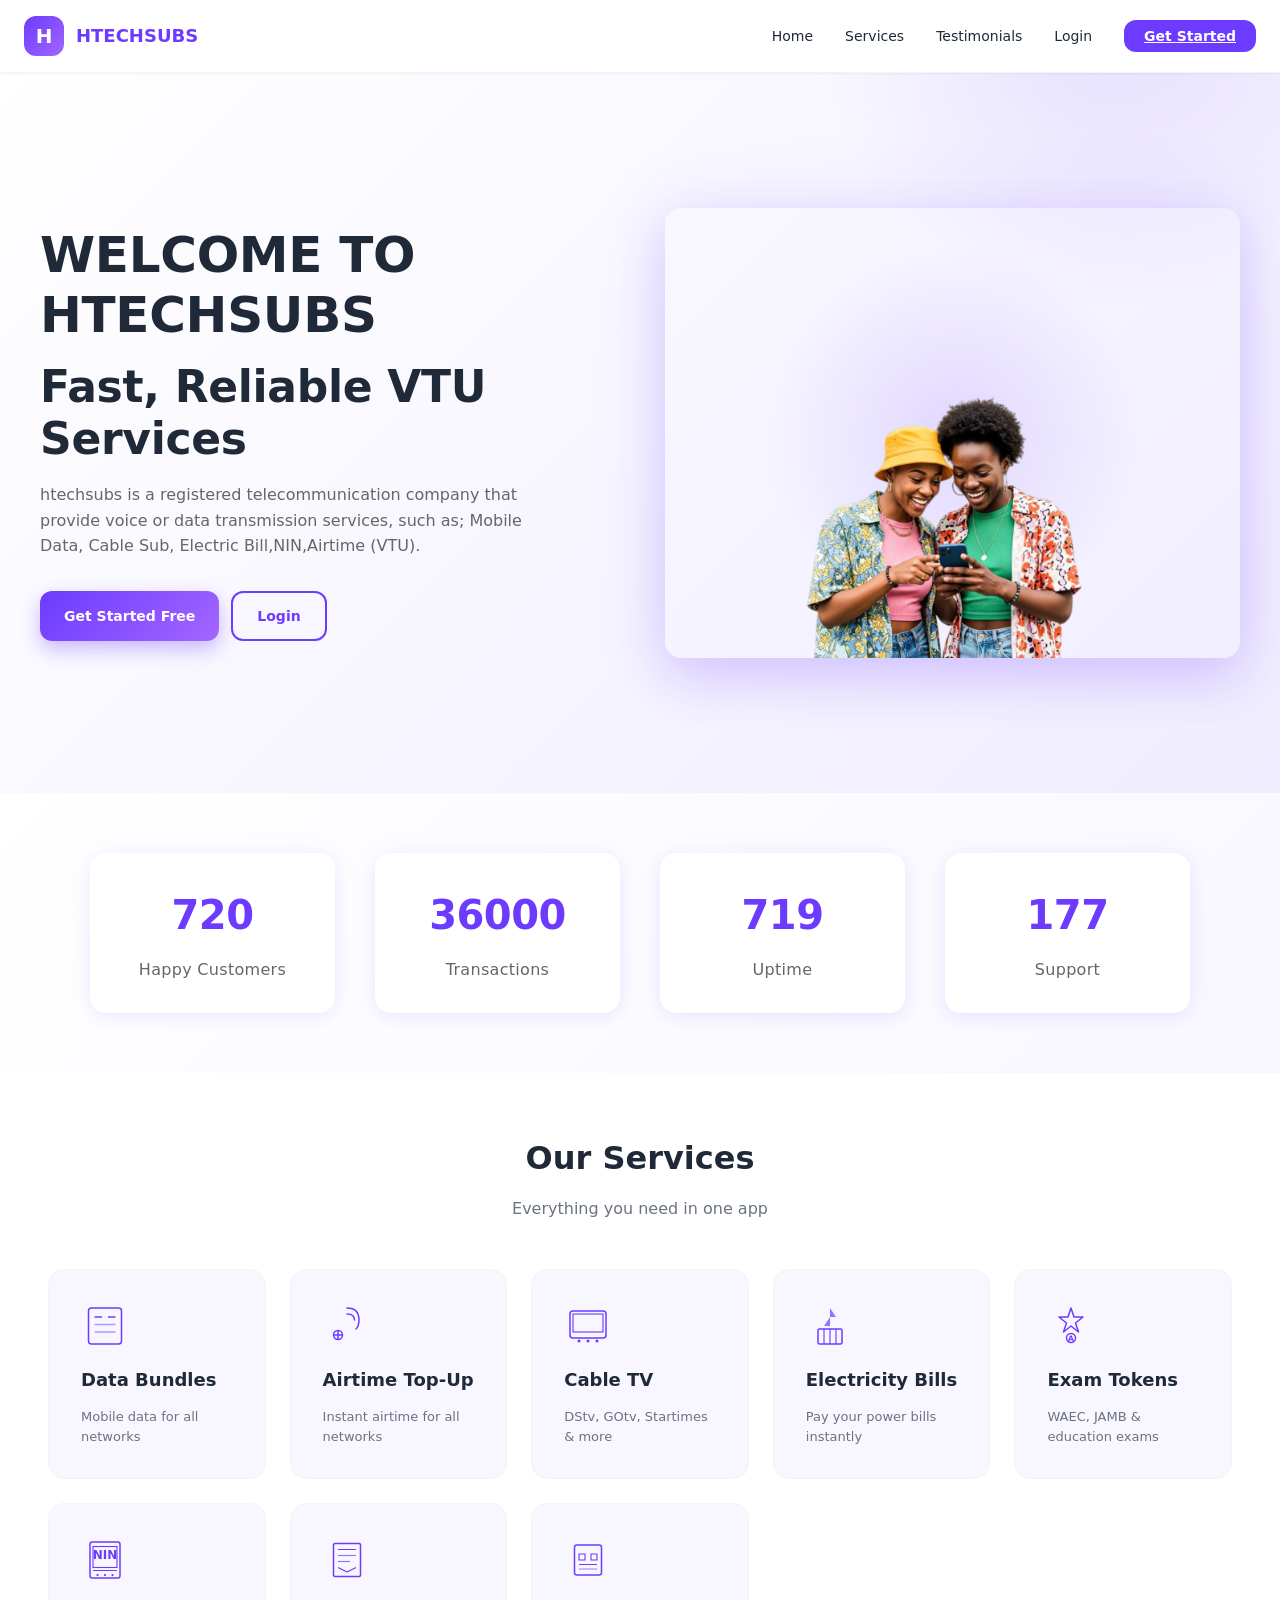
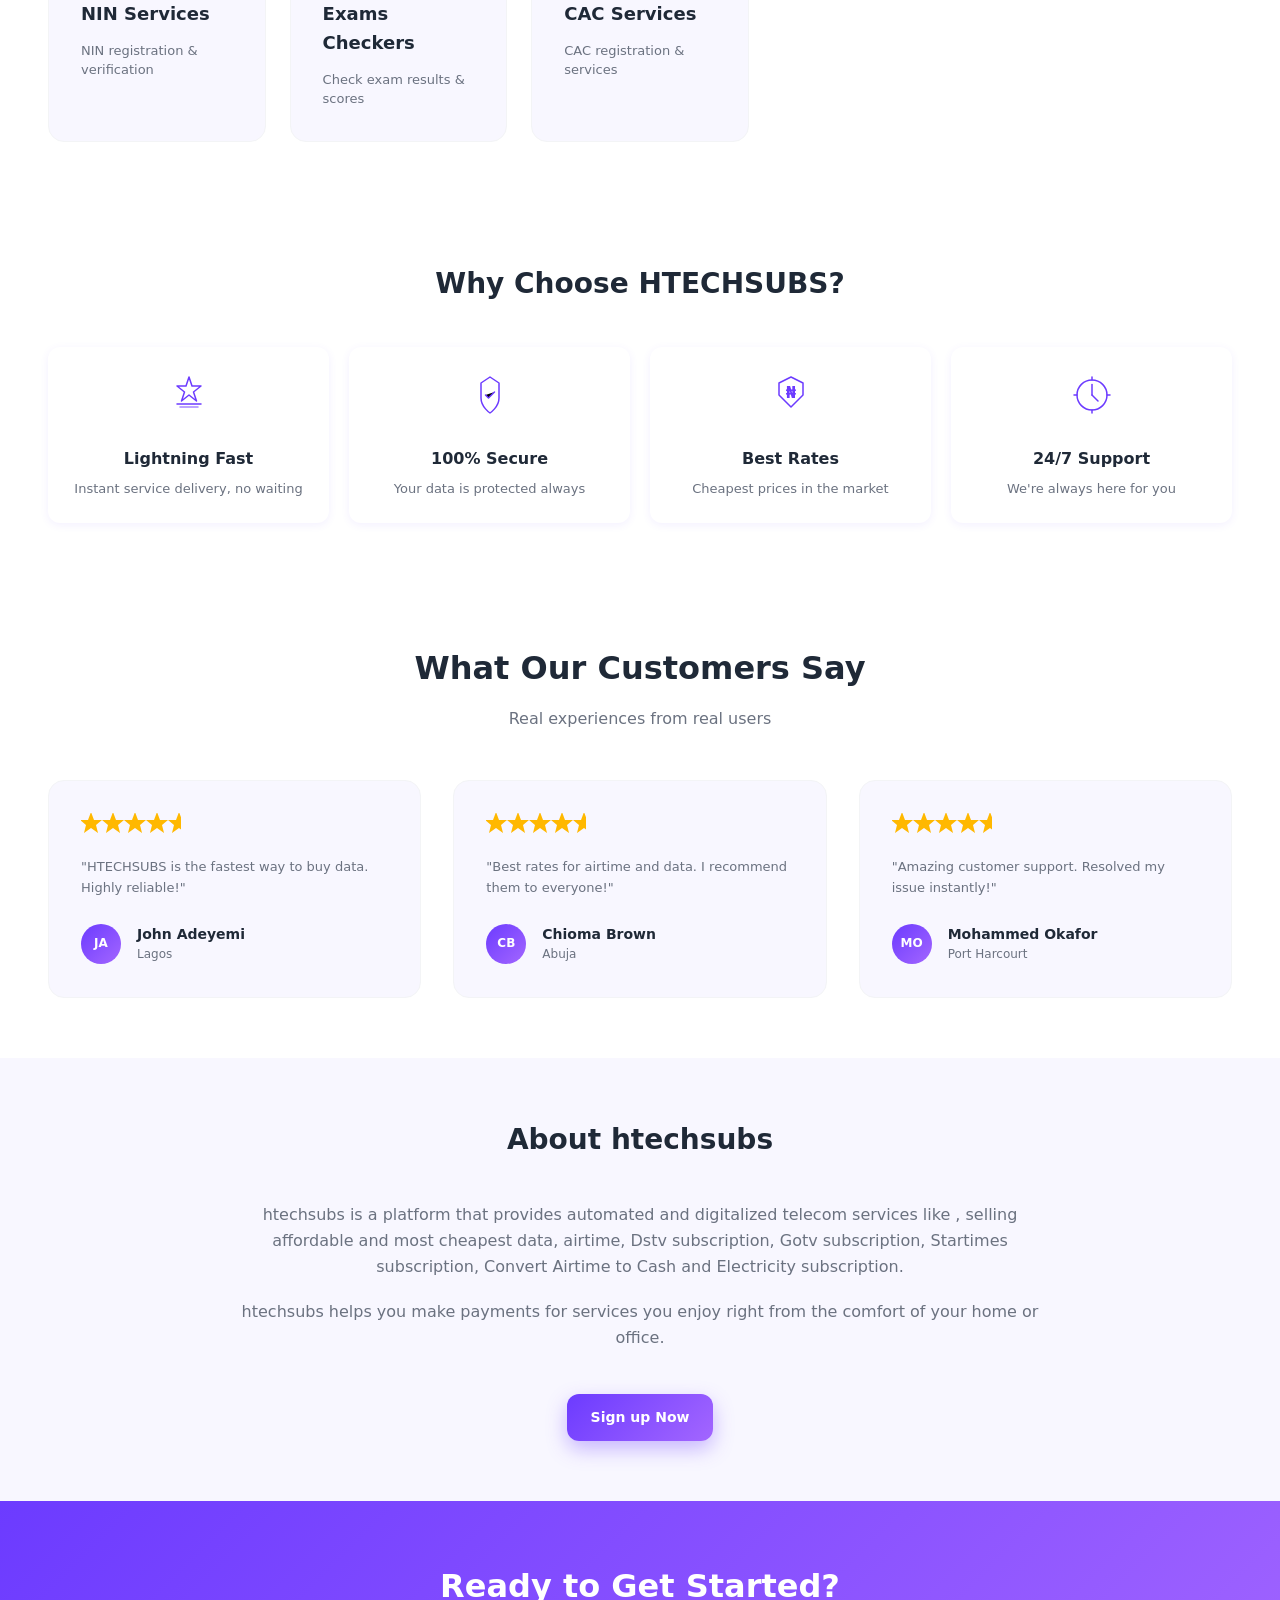
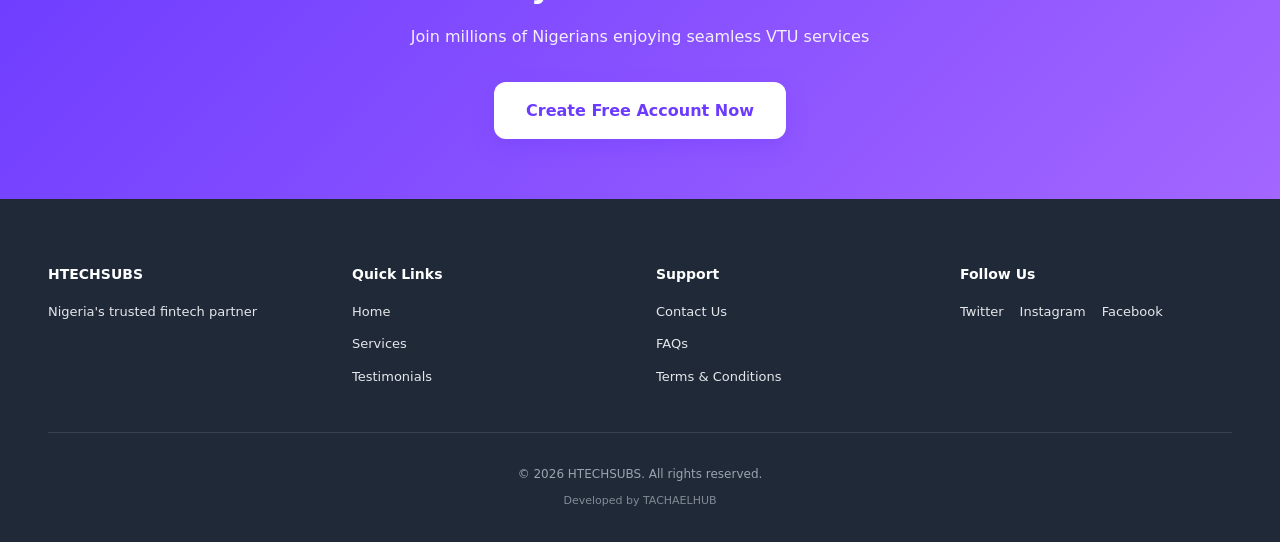
<file: index.html>
<!DOCTYPE html>
<html lang="en">
<head>
    <meta charset="UTF-8">
    <meta name="viewport" content="width=device-width, initial-scale=1.0">
    <title>HTECHSUBS - Fast & Reliable VTU Services</title>
    <link rel="stylesheet" href="styles.css">
</head>
<body>
    <!-- Page Loader -->
    <div class="page-loader" id="pageLoader">
        <div class="loader-content">
            <div class="loader-logo">
                <svg viewBox="0 0 100 100" class="logo-icon">
                    <circle cx="50" cy="50" r="45" fill="none" stroke="currentColor" stroke-width="2" opacity="0.2"/>
                    <circle cx="50" cy="50" r="45" fill="none" stroke="url(#gradientPurple)" stroke-width="2" stroke-dasharray="282" stroke-dashoffset="282"/>
                    <defs>
                        <linearGradient id="gradientPurple" x1="0%" y1="0%" x2="100%" y2="100%">
                            <stop offset="0%" style="stop-color:#6C3BFF;stop-opacity:1" />
                            <stop offset="100%" style="stop-color:#A366FF;stop-opacity:1" />
                        </linearGradient>
                    </defs>
                </svg>
            </div>
            <h1 class="loader-text">HTECHSUBS</h1>
            <p class="loader-subtext">Loading...</p>
        </div>
    </div>

    <!-- Navigation -->
    <nav class="navbar">
        <div class="nav-container">
            <div class="nav-logo">
                <div class="logo">H</div>
                <span>HTECHSUBS</span>
            </div>
            <ul class="nav-menu" id="navMenu">
                <li><a href="#home" class="nav-link">Home</a></li>
                <li><a href="#services" class="nav-link">Services</a></li>
                <li><a href="#testimonials" class="nav-link">Testimonials</a></li>
                <li><a href="login.html" class="nav-link">Login</a></li>
                <li><a href="signup.html" class="nav-btn">Get Started</a></li>
            </ul>
            <div class="hamburger" id="hamburger">
                <span></span>
                <span></span>
                <span></span>
            </div>
        </div>
    </nav>

    <!-- Hero Section -->
    <section class="hero" id="home">
        <div class="hero-wrapper">
            <div class="hero-left">
                <h1 class="hero-title1">WELCOME TO HTECHSUBS</h1>
                <h2 class="hero-title">Fast, Reliable VTU Services</h2>
                <p class="hero-subtitle">htechsubs is a registered telecommunication company that provide voice or data transmission services, such as; Mobile Data, Cable Sub, Electric Bill,NIN,Airtime (VTU).</p>
                <div class="hero-buttons">
                    <a href="signup.html" class="btn btn-primary">Get Started Free</a>
                    <a href="login.html" class="btn btn-secondary">Login</a>
                </div>
            </div>
            <div class="hero-right">
                <div class="hero-image-wrapper">
                    <img src="images/hero.png" alt="HTECHSUBS VTU Services" class="hero-img">
                </div>
            </div>
        </div>
    </section>

    <!-- Trust Section (Stats) -->
    <section class="stats" id="stats">
        <div class="section-container">
            <div class="stat-item">
                <div class="stat-number">1000+</div>
                <div class="stat-label">Happy Customers</div>
            </div>
            <div class="stat-item">
                <div class="stat-number">₦50000</div>
                <div class="stat-label">Transactions</div>
            </div>
            <div class="stat-item">
                <div class="stat-number">99.9%</div>
                <div class="stat-label">Uptime</div>
            </div>
            <div class="stat-item">
                <div class="stat-number">24/7</div>
                <div class="stat-label">Support</div>
            </div>
        </div>
    </section>

    <!-- Services Section -->
    <section class="services" id="services">
        <div class="section-container">
            <div class="section-header">
                <h2>Our Services</h2>
                <p>Everything you need in one app</p>
            </div>
            <div class="services-grid">
                <div class="service-card" onclick="navigateTo('dashboard.html')">
                    <div class="service-icon-svg">
                        <svg viewBox="0 0 64 64" width="48" height="48">
                            <rect x="10" y="8" width="44" height="48" rx="4" fill="none" stroke="#6C3BFF" stroke-width="2"/>
                            <line x1="18" y1="20" x2="28" y2="20" stroke="#6C3BFF" stroke-width="2"/>
                            <line x1="36" y1="20" x2="46" y2="20" stroke="#6C3BFF" stroke-width="2"/>
                            <line x1="18" y1="30" x2="46" y2="30" stroke="#6C3BFF" stroke-width="2" opacity="0.5"/>
                            <line x1="18" y1="40" x2="46" y2="40" stroke="#6C3BFF" stroke-width="2" opacity="0.5"/>
                        </svg>
                    </div>
                    <h3>Data Bundles</h3>
                    <p>Mobile data for all networks</p>
                </div>
                <div class="service-card" onclick="navigateTo('dashboard.html')">
                    <div class="service-icon-svg">
                        <svg viewBox="0 0 64 64" width="48" height="48">
                            <path d="M32 8 Q48 8 48 24 Q48 32 44 36" fill="none" stroke="#6C3BFF" stroke-width="2" stroke-linecap="round"/>
                            <path d="M32 16 Q42 16 42 24" fill="none" stroke="#6C3BFF" stroke-width="2" stroke-linecap="round"/>
                            <circle cx="20" cy="44" r="6" fill="none" stroke="#6C3BFF" stroke-width="2"/>
                            <line x1="20" y1="38" x2="20" y2="50" stroke="#6C3BFF" stroke-width="2"/>
                            <line x1="14" y1="44" x2="26" y2="44" stroke="#6C3BFF" stroke-width="2"/>
                        </svg>
                    </div>
                    <h3>Airtime Top-Up</h3>
                    <p>Instant airtime for all networks</p>
                </div>
                <div class="service-card" onclick="navigateTo('dashboard.html')">
                    <div class="service-icon-svg">
                        <svg viewBox="0 0 64 64" width="48" height="48">
                            <rect x="8" y="12" width="48" height="36" rx="4" fill="none" stroke="#6C3BFF" stroke-width="2"/>
                            <rect x="12" y="16" width="40" height="24" fill="none" stroke="#6C3BFF" stroke-width="1.5"/>
                            <circle cx="20" cy="52" r="2" fill="#6C3BFF"/>
                            <circle cx="32" cy="52" r="2" fill="#6C3BFF"/>
                            <circle cx="44" cy="52" r="2" fill="#6C3BFF"/>
                        </svg>
                    </div>
                    <h3>Cable TV</h3>
                    <p>DStv, GOtv, Startimes & more</p>
                </div>
                <div class="service-card" onclick="navigateTo('dashboard.html')">
                    <div class="service-icon-svg">
                        <svg viewBox="0 0 64 64" width="48" height="48">
                            <path d="M32 8 L40 20 L32 20 L32 32 L24 32 L32 20 Z" fill="#6C3BFF" opacity="0.7"/>
                            <rect x="16" y="36" width="32" height="20" rx="2" fill="none" stroke="#6C3BFF" stroke-width="2"/>
                            <line x1="24" y1="36" x2="24" y2="56" stroke="#6C3BFF" stroke-width="1.5"/>
                            <line x1="32" y1="36" x2="32" y2="56" stroke="#6C3BFF" stroke-width="1.5"/>
                            <line x1="40" y1="36" x2="40" y2="56" stroke="#6C3BFF" stroke-width="1.5"/>
                        </svg>
                    </div>
                    <h3>Electricity Bills</h3>
                    <p>Pay your power bills instantly</p>
                </div>
                <div class="service-card" onclick="navigateTo('dashboard.html')">
                    <div class="service-icon-svg">
                        <svg viewBox="0 0 64 64" width="48" height="48">
                            <path d="M32 8 L36 20 L48 20 L38 28 L42 40 L32 32 L22 40 L26 28 L16 20 L28 20 Z" fill="none" stroke="#6C3BFF" stroke-width="2" stroke-linejoin="round"/>
                            <circle cx="32" cy="48" r="6" fill="none" stroke="#6C3BFF" stroke-width="2"/>
                            <text x="32" y="52" font-size="10" font-weight="bold" fill="#6C3BFF" text-anchor="middle">A</text>
                        </svg>
                    </div>
                    <h3>Exam Tokens</h3>
                    <p>WAEC, JAMB & education exams</p>
                </div>
                <div class="service-card" onclick="navigateTo('dashboard.html')">
                    <div class="service-icon-svg">
                        <svg viewBox="0 0 64 64" width="48" height="48">
                            <rect x="12" y="8" width="40" height="48" rx="3" fill="none" stroke="#6C3BFF" stroke-width="2"/>
                            <rect x="16" y="14" width="32" height="28" fill="none" stroke="#6C3BFF" stroke-width="1.5"/>
                            <text x="32" y="30" font-size="16" font-weight="bold" fill="#6C3BFF" text-anchor="middle">NIN</text>
                            <line x1="16" y1="46" x2="48" y2="46" stroke="#6C3BFF" stroke-width="1.5"/>
                            <circle cx="22" cy="52" r="1.5" fill="#6C3BFF"/>
                            <circle cx="32" cy="52" r="1.5" fill="#6C3BFF"/>
                            <circle cx="42" cy="52" r="1.5" fill="#6C3BFF"/>
                        </svg>
                    </div>
                    <h3>NIN Services</h3>
                    <p>NIN registration & verification</p>
                </div>
                <div class="service-card" onclick="navigateTo('dashboard.html')">
                    <div class="service-icon-svg">
                        <svg viewBox="0 0 64 64" width="48" height="48">
                            <path d="M16 10 L48 10 C49.1 10 50 10.9 50 12 L50 52 C50 53.1 49.1 54 48 54 L16 54 C14.9 54 14 53.1 14 52 L14 12 C14 10.9 14.9 10 16 10 Z" fill="none" stroke="#6C3BFF" stroke-width="2"/>
                            <line x1="20" y1="18" x2="44" y2="18" stroke="#6C3BFF" stroke-width="1.5"/>
                            <line x1="20" y1="26" x2="44" y2="26" stroke="#6C3BFF" stroke-width="1.5" opacity="0.7"/>
                            <line x1="20" y1="34" x2="36" y2="34" stroke="#6C3BFF" stroke-width="1.5" opacity="0.7"/>
                            <path d="M20 42 L32 48 L44 42" fill="none" stroke="#6C3BFF" stroke-width="1.5" stroke-linejoin="round"/>
                        </svg>
                    </div>
                    <h3>Exams Checkers</h3>
                    <p>Check exam results & scores</p>
                </div>
                <div class="service-card" onclick="navigateTo('dashboard.html')">
                    <div class="service-icon-svg">
                        <svg viewBox="0 0 64 64" width="48" height="48">
                            <rect x="14" y="12" width="36" height="40" rx="3" fill="none" stroke="#6C3BFF" stroke-width="2"/>
                            <path d="M20 24 L28 24 L28 32 L20 32 Z" fill="none" stroke="#6C3BFF" stroke-width="1.5"/>
                            <path d="M36 24 L44 24 L44 32 L36 32 Z" fill="none" stroke="#6C3BFF" stroke-width="1.5"/>
                            <line x1="20" y1="38" x2="44" y2="38" stroke="#6C3BFF" stroke-width="1.5"/>
                            <line x1="20" y1="44" x2="44" y2="44" stroke="#6C3BFF" stroke-width="1.5" opacity="0.6"/>
                        </svg>
                    </div>
                    <h3>CAC Services</h3>
                    <p>CAC registration & services</p>
                </div>
            </div>
        </div>
    </section>

    <!-- Why Choose Us Section -->
    <section class="why-choose-us">
        <div class="section-container">
            <h2 class="section-title">Why Choose HTECHSUBS?</h2>
            <div class="benefits-grid">
                <div class="benefit-card">
                    <div class="benefit-icon">
                        <svg viewBox="0 0 64 64" width="48" height="48">
                            <path d="M32 8 L36 20 L48 20 L38 28 L42 40 L32 32 L22 40 L26 28 L16 20 L28 20 Z" fill="none" stroke="#6C3BFF" stroke-width="2" stroke-linejoin="round"/>
                            <path d="M16 44 L48 44" stroke="#6C3BFF" stroke-width="2" stroke-linecap="round"/>
                            <path d="M20 48 L44 48" stroke="#6C3BFF" stroke-width="2" stroke-linecap="round" opacity="0.6"/>
                        </svg>
                    </div>
                    <h3>Lightning Fast</h3>
                    <p>Instant service delivery, no waiting</p>
                </div>
                <div class="benefit-card">
                    <div class="benefit-icon">
                        <svg viewBox="0 0 64 64" width="48" height="48">
                            <path d="M32 8 L44 16 L44 36 C44 48 32 56 32 56 C32 56 20 48 20 36 L20 16 Z" fill="none" stroke="#6C3BFF" stroke-width="2" stroke-linejoin="round"/>
                            <path d="M26 32 L30 36 L38 28" stroke="#6C3BFF" stroke-width="2" stroke-linecap="round" stroke-linejoin="round"/>
                        </svg>
                    </div>
                    <h3>100% Secure</h3>
                    <p>Your data is protected always</p>
                </div>
                <div class="benefit-card">
                    <div class="benefit-icon">
                        <svg viewBox="0 0 64 64" width="48" height="48">
                            <path d="M32 8 L48 16 L48 32 L32 48 L16 32 L16 16 Z" fill="none" stroke="#6C3BFF" stroke-width="2" stroke-linejoin="round"/>
                            <text x="32" y="36" font-size="20" font-weight="bold" fill="#6C3BFF" text-anchor="middle">₦</text>
                        </svg>
                    </div>
                    <h3>Best Rates</h3>
                    <p>Cheapest prices in the market</p>
                </div>
                <div class="benefit-card">
                    <div class="benefit-icon">
                        <svg viewBox="0 0 64 64" width="48" height="48">
                            <circle cx="32" cy="32" r="20" fill="none" stroke="#6C3BFF" stroke-width="2"/>
                            <line x1="32" y1="18" x2="32" y2="32" stroke="#6C3BFF" stroke-width="2" stroke-linecap="round"/>
                            <line x1="32" y1="32" x2="40" y2="40" stroke="#6C3BFF" stroke-width="2" stroke-linecap="round"/>
                            <line x1="32" y1="12" x2="32" y2="8" stroke="#6C3BFF" stroke-width="2" stroke-linecap="round"/>
                            <line x1="32" y1="56" x2="32" y2="52" stroke="#6C3BFF" stroke-width="2" stroke-linecap="round"/>
                            <line x1="8" y1="32" x2="12" y2="32" stroke="#6C3BFF" stroke-width="2" stroke-linecap="round"/>
                            <line x1="52" y1="32" x2="56" y2="32" stroke="#6C3BFF" stroke-width="2" stroke-linecap="round"/>
                        </svg>
                    </div>
                    <h3>24/7 Support</h3>
                    <p>We're always here for you</p>
                </div>
            </div>
        </div>
    </section>

    <!-- Testimonials Section -->
    <section class="testimonials" id="testimonials">
        <div class="section-container">
            <div class="section-header">
                <h2>What Our Customers Say</h2>
                <p>Real experiences from real users</p>
            </div>
            <div class="testimonials-grid">
                <div class="testimonial-card">
                    <div class="testimonial-stars">
                        <svg viewBox="0 0 100 20" width="100" height="20">
                            <path d="M10 2 L13 10 L21 10 L15 15 L17 23 L10 18 L3 23 L5 15 L-1 10 L7 10 Z" fill="#FFB800" transform="translate(0, -3)"/>
                            <path d="M10 2 L13 10 L21 10 L15 15 L17 23 L10 18 L3 23 L5 15 L-1 10 L7 10 Z" fill="#FFB800" transform="translate(22, -3)"/>
                            <path d="M10 2 L13 10 L21 10 L15 15 L17 23 L10 18 L3 23 L5 15 L-1 10 L7 10 Z" fill="#FFB800" transform="translate(44, -3)"/>
                            <path d="M10 2 L13 10 L21 10 L15 15 L17 23 L10 18 L3 23 L5 15 L-1 10 L7 10 Z" fill="#FFB800" transform="translate(66, -3)"/>
                            <path d="M10 2 L13 10 L21 10 L15 15 L17 23 L10 18 L3 23 L5 15 L-1 10 L7 10 Z" fill="#FFB800" transform="translate(88, -3)"/>
                        </svg>
                    </div>
                    <p class="testimonial-text">"HTECHSUBS is the fastest way to buy data. Highly reliable!"</p>
                    <div class="testimonial-author">
                        <div class="author-avatar">JA</div>
                        <div>
                            <div class="author-name">John Adeyemi</div>
                            <div class="author-role">Lagos</div>
                        </div>
                    </div>
                </div>
                <div class="testimonial-card">
                    <div class="testimonial-stars">
                        <svg viewBox="0 0 100 20" width="100" height="20">
                            <path d="M10 2 L13 10 L21 10 L15 15 L17 23 L10 18 L3 23 L5 15 L-1 10 L7 10 Z" fill="#FFB800" transform="translate(0, -3)"/>
                            <path d="M10 2 L13 10 L21 10 L15 15 L17 23 L10 18 L3 23 L5 15 L-1 10 L7 10 Z" fill="#FFB800" transform="translate(22, -3)"/>
                            <path d="M10 2 L13 10 L21 10 L15 15 L17 23 L10 18 L3 23 L5 15 L-1 10 L7 10 Z" fill="#FFB800" transform="translate(44, -3)"/>
                            <path d="M10 2 L13 10 L21 10 L15 15 L17 23 L10 18 L3 23 L5 15 L-1 10 L7 10 Z" fill="#FFB800" transform="translate(66, -3)"/>
                            <path d="M10 2 L13 10 L21 10 L15 15 L17 23 L10 18 L3 23 L5 15 L-1 10 L7 10 Z" fill="#FFB800" transform="translate(88, -3)"/>
                        </svg>
                    </div>
                    <p class="testimonial-text">"Best rates for airtime and data. I recommend them to everyone!"</p>
                    <div class="testimonial-author">
                        <div class="author-avatar">CB</div>
                        <div>
                            <div class="author-name">Chioma Brown</div>
                            <div class="author-role">Abuja</div>
                        </div>
                    </div>
                </div>
                <div class="testimonial-card">
                    <div class="testimonial-stars">
                        <svg viewBox="0 0 100 20" width="100" height="20">
                            <path d="M10 2 L13 10 L21 10 L15 15 L17 23 L10 18 L3 23 L5 15 L-1 10 L7 10 Z" fill="#FFB800" transform="translate(0, -3)"/>
                            <path d="M10 2 L13 10 L21 10 L15 15 L17 23 L10 18 L3 23 L5 15 L-1 10 L7 10 Z" fill="#FFB800" transform="translate(22, -3)"/>
                            <path d="M10 2 L13 10 L21 10 L15 15 L17 23 L10 18 L3 23 L5 15 L-1 10 L7 10 Z" fill="#FFB800" transform="translate(44, -3)"/>
                            <path d="M10 2 L13 10 L21 10 L15 15 L17 23 L10 18 L3 23 L5 15 L-1 10 L7 10 Z" fill="#FFB800" transform="translate(66, -3)"/>
                            <path d="M10 2 L13 10 L21 10 L15 15 L17 23 L10 18 L3 23 L5 15 L-1 10 L7 10 Z" fill="#FFB800" transform="translate(88, -3)"/>
                        </svg>
                    </div>
                    <p class="testimonial-text">"Amazing customer support. Resolved my issue instantly!"</p>
                    <div class="testimonial-author">
                        <div class="author-avatar">MO</div>
                        <div>
                            <div class="author-name">Mohammed Okafor</div>
                            <div class="author-role">Port Harcourt</div>
                        </div>
                    </div>
                </div>
            </div>
        </div>
    </section>

    <!-- About Section -->
    <section class="about" id="about">
        <div class="section-container">
            <h2 class="about-title">About htechsubs</h2>
            <div class="about-content">
                <p>htechsubs is a platform that provides automated and digitalized telecom services like , selling affordable and most cheapest data, airtime, Dstv subscription, Gotv subscription, Startimes subscription, Convert Airtime to Cash and Electricity subscription.</p>
                <p>htechsubs helps you make payments for services you enjoy right from the comfort of your home or office.</p>
                <a href="signup.html" class="btn btn-primary">Sign up Now</a>
            </div>
        </div>
    </section>

    <!-- CTA Section -->
    <section class="cta">
        <div class="section-container">
            <h2>Ready to Get Started?</h2>
            <p>Join millions of Nigerians enjoying seamless VTU services</p>
            <a href="signup.html" class="btn btn-primary btn-large">Create Free Account Now</a>
        </div>
    </section>

    <!-- Footer -->
    <footer class="footer">
        <div class="section-container">
            <div class="footer-content">
                <div class="footer-section">
                    <h4>HTECHSUBS</h4>
                    <p>Nigeria's trusted fintech partner</p>
                </div>
                <div class="footer-section">
                    <h4>Quick Links</h4>
                    <ul>
                        <li><a href="#home">Home</a></li>
                        <li><a href="#services">Services</a></li>
                        <li><a href="#testimonials">Testimonials</a></li>
                    </ul>
                </div>
                <div class="footer-section">
                    <h4>Support</h4>
                    <ul>
                        <li><a href="#">Contact Us</a></li>
                        <li><a href="#">FAQs</a></li>
                        <li><a href="#">Terms & Conditions</a></li>
                    </ul>
                </div>
                <div class="footer-section">
                    <h4>Follow Us</h4>
                    <div class="social-links">
                        <a href="#">Twitter</a>
                        <a href="#">Instagram</a>
                        <a href="#">Facebook</a>
                    </div>
                </div>
            </div>
            <div class="footer-bottom">
                <p>&copy; 2026 HTECHSUBS. All rights reserved.</p>
                <p>Developed by TACHAELHUB</p>
            </div>
        </div>
    </footer>

    <script src="script.js"></script>
</body>
</html>
</file>
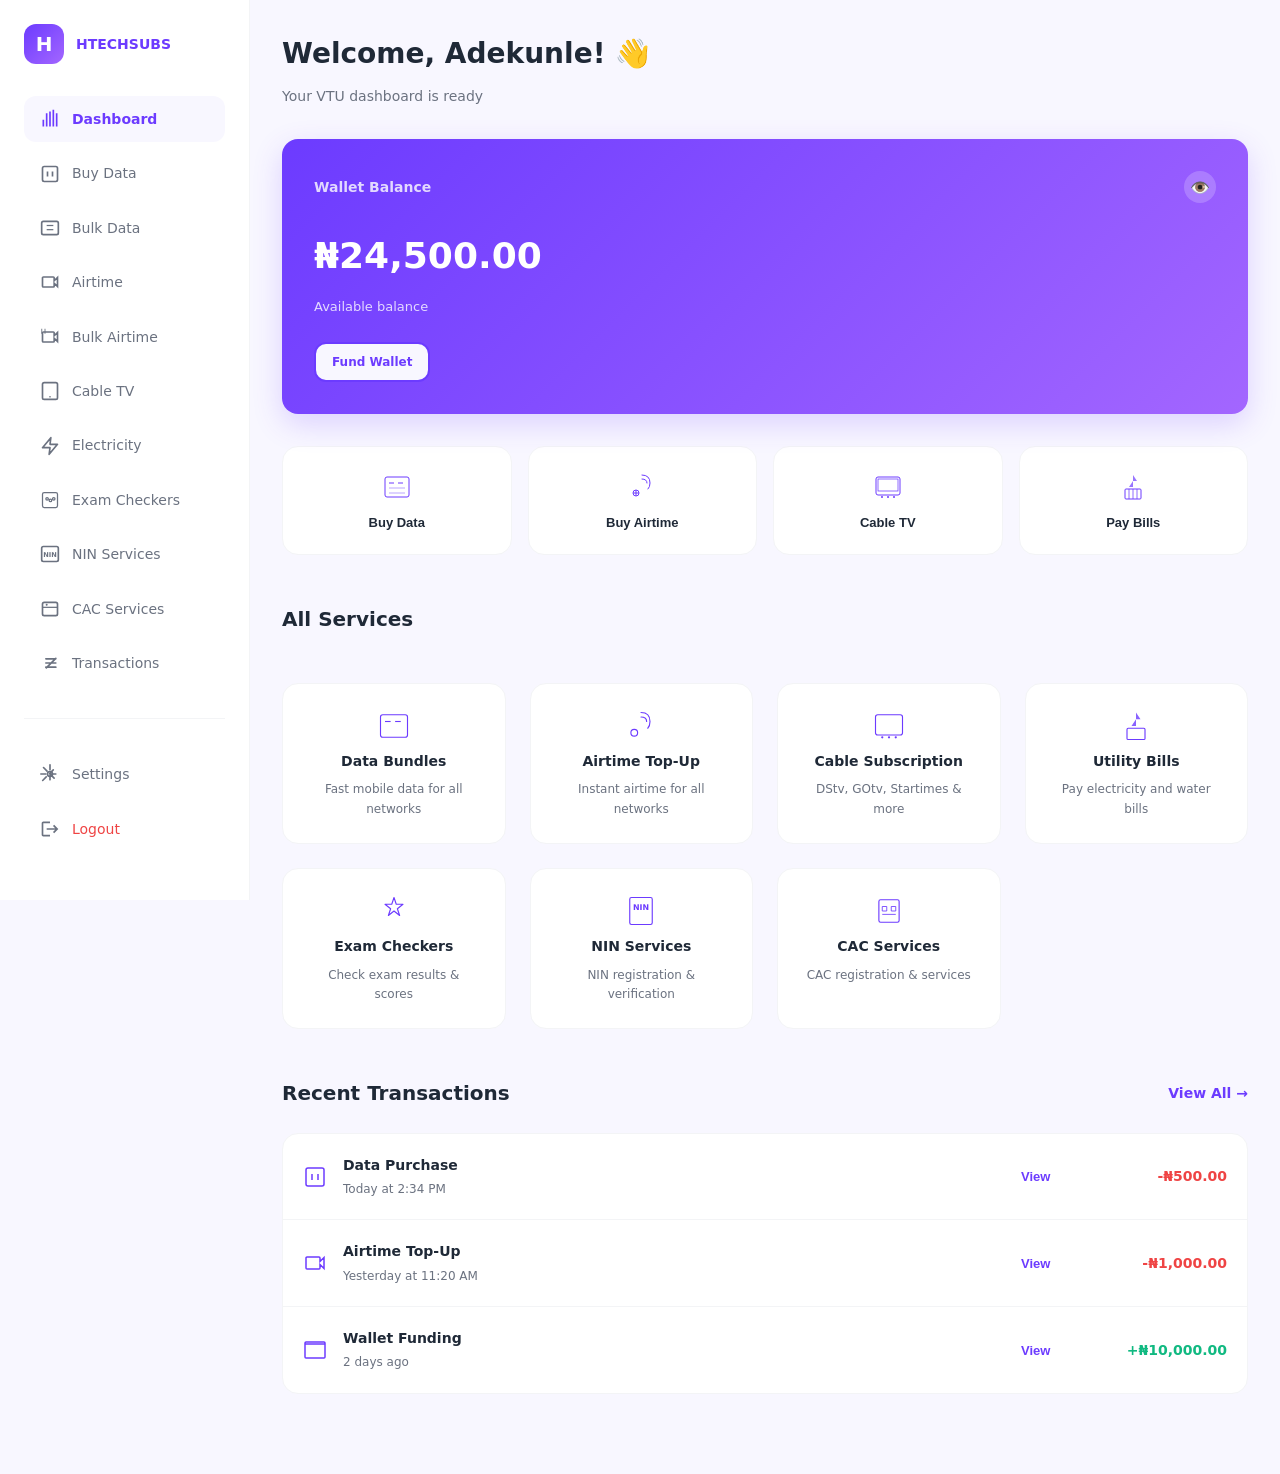
<file: dashboard.html>
<!DOCTYPE html>
<html lang="en">
<head>
    <meta charset="UTF-8">
    <meta name="viewport" content="width=device-width, initial-scale=1.0">
    <title>Dashboard - HTECHSUBS</title>
    <link rel="stylesheet" href="styles.css">
</head>
<body class="dashboard-page">
    <!-- Page Loader -->
    <div class="page-loader" id="pageLoader">
        <div class="loader-content">
            <div class="loader-logo">
                <svg viewBox="0 0 100 100" class="logo-icon">
                    <circle cx="50" cy="50" r="45" fill="none" stroke="currentColor" stroke-width="2" opacity="0.2"/>
                    <circle cx="50" cy="50" r="45" fill="none" stroke="url(#gradientPurple)" stroke-width="2" stroke-dasharray="282" stroke-dashoffset="282"/>
                    <defs>
                        <linearGradient id="gradientPurple" x1="0%" y1="0%" x2="100%" y2="100%">
                            <stop offset="0%" style="stop-color:#6C3BFF;stop-opacity:1" />
                            <stop offset="100%" style="stop-color:#A366FF;stop-opacity:1" />
                        </linearGradient>
                    </defs>
                </svg>
            </div>
            <h1 class="loader-text">HTECHSUBS</h1>
        </div>
    </div>

    <div class="dashboard-container">
        <!-- Desktop Sidebar -->
        <aside class="sidebar" id="sidebar">
            <div class="sidebar-header">
                <div class="logo">H</div>
                <span>HTECHSUBS</span>
                <button class="sidebar-close" id="sidebarClose">✕</button>
            </div>

            <nav class="sidebar-nav">
                <a href="#" class="sidebar-link active" data-page="dashboard">
                    <svg class="link-icon-svg" viewBox="0 0 24 24" width="20" height="20">
                        <path d="M3 13h2v8H3zm4-8h2v16H7zm4-2h2v18h-2zm4-2h2v20h-2zm4 4h2v16h-2z" fill="currentColor"/>
                    </svg>
                    <span class="link-text">Dashboard</span>
                </a>
                <a href="#" class="sidebar-link" data-page="buy-data">
                    <svg class="link-icon-svg" viewBox="0 0 24 24" width="20" height="20">
                        <rect x="3" y="3" width="18" height="18" rx="2" fill="none" stroke="currentColor" stroke-width="2"/>
                        <line x1="9" y1="9" x2="9" y2="15" stroke="currentColor" stroke-width="2"/>
                        <line x1="15" y1="9" x2="15" y2="15" stroke="currentColor" stroke-width="2"/>
                    </svg>
                    <span class="link-text">Buy Data</span>
                </a>
                <a href="#" class="sidebar-link" data-page="bulk-data">
                    <svg class="link-icon-svg" viewBox="0 0 24 24" width="20" height="20">
                        <rect x="2" y="4" width="20" height="16" rx="2" fill="none" stroke="currentColor" stroke-width="2"/>
                        <line x1="8" y1="9" x2="16" y2="9" stroke="currentColor" stroke-width="1.5"/>
                        <line x1="8" y1="14" x2="16" y2="14" stroke="currentColor" stroke-width="1.5"/>
                    </svg>
                    <span class="link-text">Bulk Data</span>
                </a>
                <a href="#" class="sidebar-link" data-page="airtime">
                    <svg class="link-icon-svg" viewBox="0 0 24 24" width="20" height="20">
                        <path d="M17 10.5V7c0-.55-.45-1-1-1H4c-.55 0-1 .45-1 1v10c0 .55.45 1 1 1h12c.55 0 1-.45 1-1v-3.5l4 4v-11l-4 4z" fill="none" stroke="currentColor" stroke-width="2"/>
                    </svg>
                    <span class="link-text">Airtime</span>
                </a>
                <a href="#" class="sidebar-link" data-page="bulk-airtime">
                    <svg class="link-icon-svg" viewBox="0 0 24 24" width="20" height="20">
                        <path d="M17 10.5V7c0-.55-.45-1-1-1H4c-.55 0-1 .45-1 1v10c0 .55.45 1 1 1h12c.55 0 1-.45 1-1v-3.5l4 4v-11l-4 4z" fill="none" stroke="currentColor" stroke-width="2"/>
                        <path d="M2 2v6m4-6v6" stroke="currentColor" stroke-width="1.5" opacity="0.7"/>
                    </svg>
                    <span class="link-text">Bulk Airtime</span>
                </a>
                <a href="#" class="sidebar-link" data-page="cable">
                    <svg class="link-icon-svg" viewBox="0 0 24 24" width="20" height="20">
                        <rect x="3" y="2" width="18" height="20" rx="2" fill="none" stroke="currentColor" stroke-width="2"/>
                        <circle cx="12" cy="19" r="1" fill="currentColor"/>
                    </svg>
                    <span class="link-text">Cable TV</span>
                </a>
                <a href="#" class="sidebar-link" data-page="electricity">
                    <svg class="link-icon-svg" viewBox="0 0 24 24" width="20" height="20">
                        <path d="M13 2L3 14h9l-1 8 10-12h-9l1-8z" fill="none" stroke="currentColor" stroke-width="2" stroke-linejoin="round"/>
                    </svg>
                    <span class="link-text">Electricity</span>
                </a>
                <a href="#" class="sidebar-link" data-page="exam">
                    <svg class="link-icon-svg" viewBox="0 0 24 24" width="20" height="20">
                        <path d="M19 3H5c-1.1 0-2 .9-2 2v14c0 1.1.9 2 2 2h14c1.1 0 2-.9 2-2V5c0-1.1-.9-2-2-2zm-5 9.5c0 .83-.67 1.5-1.5 1.5S11 13.33 11 12.5s.67-1.5 1.5-1.5 1.5.67 1.5 1.5zm4-2c0 .83-.67 1.5-1.5 1.5s-1.5-.67-1.5-1.5.67-1.5 1.5-1.5 1.5.67 1.5 1.5zm-8 0c0 .83-.67 1.5-1.5 1.5S7 11.33 7 10.5 7.67 9 8.5 9s1.5.67 1.5 1.5z" fill="none" stroke="currentColor" stroke-width="1.5"/>
                    </svg>
                    <span class="link-text">Exam Checkers</span>
                </a>
                <a href="#" class="sidebar-link" data-page="nin">
                    <svg class="link-icon-svg" viewBox="0 0 24 24" width="20" height="20">
                        <rect x="2" y="3" width="20" height="18" rx="2" fill="none" stroke="currentColor" stroke-width="2"/>
                        <text x="12" y="15" font-size="8" font-weight="bold" fill="currentColor" text-anchor="middle">NIN</text>
                    </svg>
                    <span class="link-text">NIN Services</span>
                </a>
                <a href="#" class="sidebar-link" data-page="cac">
                    <svg class="link-icon-svg" viewBox="0 0 24 24" width="20" height="20">
                        <rect x="3" y="4" width="18" height="16" rx="2" fill="none" stroke="currentColor" stroke-width="2"/>
                        <line x1="3" y1="10" x2="21" y2="10" stroke="currentColor" stroke-width="1.5"/>
                        <circle cx="8" cy="7" r="1.2" fill="currentColor"/>
                    </svg>
                    <span class="link-text">CAC Services</span>
                </a>
                <a href="#" class="sidebar-link" data-page="transactions">
                    <svg class="link-icon-svg" viewBox="0 0 24 24" width="20" height="20">
                        <path d="M19 6.4L7.6 17.8M7 7h12M7 12h12M7 17h12" fill="none" stroke="currentColor" stroke-width="2" stroke-linecap="round"/>
                    </svg>
                    <span class="link-text">Transactions</span>
                </a>
            </nav>

            <div class="sidebar-footer">
                <a href="#" class="sidebar-link" data-page="settings">
                    <svg class="link-icon-svg" viewBox="0 0 24 24" width="20" height="20">
                        <circle cx="12" cy="12" r="3" fill="none" stroke="currentColor" stroke-width="2"/>
                        <path d="M12 1v6m0 6v6M4.22 4.22l4.24 4.24m4.24 4.24l4.24 4.24M1 12h6m6 0h6m-15.78 7.78l4.24-4.24m4.24-4.24l4.24-4.24" fill="none" stroke="currentColor" stroke-width="2" stroke-linecap="round"/>
                    </svg>
                    <span class="link-text">Settings</span>
                </a>
                <a href="index.html" class="sidebar-link logout">
                    <svg class="link-icon-svg" viewBox="0 0 24 24" width="20" height="20">
                        <path d="M17 7l-1.41 1.41L18.17 11H8v2h10.17l-2.58 2.58L17 17l5-5-5-5zM4 5h8V3H4c-1.1 0-2 .9-2 2v14c0 1.1.9 2 2 2h8v-2H4V5z" fill="currentColor"/>
                    </svg>
                    <span class="link-text">Logout</span>
                </a>
            </div>
        </aside>

        <!-- Main Content -->
        <main class="dashboard-main">
            <!-- Mobile Header -->
            <header class="dashboard-header">
                <button class="menu-toggle" id="menuToggle">☰</button>
                <div class="header-logo">HTECHSUBS</div>
                <div class="header-user" id="headerUser">👤</div>
            </header>

            <!-- Dashboard Content -->
            <div class="dashboard-content" id="dashboardContent">
                <!-- Welcome Card -->
                <div class="welcome-section">
                    <h1>Welcome, <span id="userName">User</span>! 👋</h1>
                    <p>Your VTU dashboard is ready</p>
                </div>

                <!-- Balance Card -->
                <div class="balance-card">
                    <div class="balance-header">
                        <h3>Wallet Balance</h3>
                        <button class="balance-toggle" id="balanceToggle">👁️</button>
                    </div>
                    <div class="balance-amount" id="balanceAmount">₦24,500.00</div>
                    <div class="balance-subtext">Available balance</div>
                    <div class="balance-actions">
                        <button class="btn btn-secondary btn-small" onclick="showFundWallet()">Fund Wallet</button>
                    </div>
                </div>

                <!-- Quick Actions -->
                <div class="quick-actions">
                    <button class="action-btn" onclick="goToService('buy-data')">
                        <div class="action-icon-svg">
                            <svg viewBox="0 0 64 64" width="32" height="32">
                                <rect x="8" y="12" width="48" height="40" rx="4" fill="none" stroke="currentColor" stroke-width="2"/>
                                <line x1="16" y1="24" x2="26" y2="24" stroke="currentColor" stroke-width="2"/>
                                <line x1="34" y1="24" x2="44" y2="24" stroke="currentColor" stroke-width="2"/>
                                <line x1="16" y1="34" x2="48" y2="34" stroke="currentColor" stroke-width="1.5" opacity="0.6"/>
                                <line x1="16" y1="44" x2="48" y2="44" stroke="currentColor" stroke-width="1.5" opacity="0.6"/>
                            </svg>
                        </div>
                        <div class="action-text">Buy Data</div>
                    </button>
                    <button class="action-btn" onclick="goToService('airtime')">
                        <div class="action-icon-svg">
                            <svg viewBox="0 0 64 64" width="32" height="32">
                                <path d="M32 8 Q48 8 48 24 Q48 32 44 36" fill="none" stroke="currentColor" stroke-width="2" stroke-linecap="round"/>
                                <path d="M32 16 Q42 16 42 24" fill="none" stroke="currentColor" stroke-width="2" stroke-linecap="round"/>
                                <circle cx="20" cy="44" r="6" fill="none" stroke="currentColor" stroke-width="2"/>
                                <line x1="20" y1="38" x2="20" y2="50" stroke="currentColor" stroke-width="2"/>
                                <line x1="14" y1="44" x2="26" y2="44" stroke="currentColor" stroke-width="2"/>
                            </svg>
                        </div>
                        <div class="action-text">Buy Airtime</div>
                    </button>
                    <button class="action-btn" onclick="goToService('cable')">
                        <div class="action-icon-svg">
                            <svg viewBox="0 0 64 64" width="32" height="32">
                                <rect x="8" y="12" width="48" height="36" rx="4" fill="none" stroke="currentColor" stroke-width="2"/>
                                <rect x="12" y="16" width="40" height="24" fill="none" stroke="currentColor" stroke-width="1.5"/>
                                <circle cx="20" cy="52" r="2" fill="currentColor"/>
                                <circle cx="32" cy="52" r="2" fill="currentColor"/>
                                <circle cx="44" cy="52" r="2" fill="currentColor"/>
                            </svg>
                        </div>
                        <div class="action-text">Cable TV</div>
                    </button>
                    <button class="action-btn" onclick="goToService('electricity')">
                        <div class="action-icon-svg">
                            <svg viewBox="0 0 64 64" width="32" height="32">
                                <path d="M32 8 L40 20 L32 20 L32 32 L24 32 L32 20 Z" fill="currentColor" opacity="0.7"/>
                                <rect x="16" y="36" width="32" height="20" rx="2" fill="none" stroke="currentColor" stroke-width="2"/>
                                <line x1="24" y1="36" x2="24" y2="56" stroke="currentColor" stroke-width="1.5"/>
                                <line x1="32" y1="36" x2="32" y2="56" stroke="currentColor" stroke-width="1.5"/>
                                <line x1="40" y1="36" x2="40" y2="56" stroke="currentColor" stroke-width="1.5"/>
                            </svg>
                        </div>
                        <div class="action-text">Pay Bills</div>
                    </button>
                </div>

                <!-- Services Grid -->
                <section class="dashboard-section">
                    <h2>All Services</h2>
                    <div class="services-grid">
                        <div class="dashboard-service-card" onclick="goToService('buy-data')">
                            <div class="service-card-icon-svg">
                                <svg viewBox="0 0 64 64" width="36" height="36">
                                    <rect x="8" y="12" width="48" height="40" rx="4" fill="none" stroke="currentColor" stroke-width="2"/>
                                    <line x1="16" y1="24" x2="26" y2="24" stroke="currentColor" stroke-width="2"/>
                                    <line x1="34" y1="24" x2="44" y2="24" stroke="currentColor" stroke-width="2"/>
                                </rect>
                            </div>
                            <h3>Data Bundles</h3>
                            <p>Fast mobile data for all networks</p>
                        </div>
                        <div class="dashboard-service-card" onclick="goToService('airtime')">
                            <div class="service-card-icon-svg">
                                <svg viewBox="0 0 64 64" width="36" height="36">
                                    <path d="M32 8 Q48 8 48 24 Q48 32 44 36" fill="none" stroke="currentColor" stroke-width="2" stroke-linecap="round"/>
                                    <path d="M32 16 Q42 16 42 24" fill="none" stroke="currentColor" stroke-width="2" stroke-linecap="round"/>
                                    <circle cx="20" cy="44" r="6" fill="none" stroke="currentColor" stroke-width="2"/>
                                </svg>
                            </div>
                            <h3>Airtime Top-Up</h3>
                            <p>Instant airtime for all networks</p>
                        </div>
                        <div class="dashboard-service-card" onclick="goToService('cable')">
                            <div class="service-card-icon-svg">
                                <svg viewBox="0 0 64 64" width="36" height="36">
                                    <rect x="8" y="12" width="48" height="36" rx="4" fill="none" stroke="currentColor" stroke-width="2"/>
                                    <circle cx="20" cy="52" r="2" fill="currentColor"/>
                                    <circle cx="32" cy="52" r="2" fill="currentColor"/>
                                    <circle cx="44" cy="52" r="2" fill="currentColor"/>
                                </svg>
                            </div>
                            <h3>Cable Subscription</h3>
                            <p>DStv, GOtv, Startimes & more</p>
                        </div>
                        <div class="dashboard-service-card" onclick="goToService('electricity')">
                            <div class="service-card-icon-svg">
                                <svg viewBox="0 0 64 64" width="36" height="36">
                                    <path d="M32 8 L40 20 L32 20 L32 32 L24 32 L32 20 Z" fill="currentColor" opacity="0.8"/>
                                    <rect x="16" y="36" width="32" height="20" rx="2" fill="none" stroke="currentColor" stroke-width="2"/>
                                </svg>
                            </div>
                            <h3>Utility Bills</h3>
                            <p>Pay electricity and water bills</p>
                        </div>
                        <div class="dashboard-service-card" onclick="goToService('exam')">
                            <div class="service-card-icon-svg">
                                <svg viewBox="0 0 64 64" width="36" height="36">
                                    <path d="M32 8 L36 20 L48 20 L38 28 L42 40 L32 32 L22 40 L26 28 L16 20 L28 20 Z" fill="none" stroke="currentColor" stroke-width="2" stroke-linejoin="round"/>
                                </svg>
                            </div>
                            <h3>Exam Checkers</h3>
                            <p>Check exam results & scores</p>
                        </div>
                        <div class="dashboard-service-card" onclick="goToService('nin')">
                            <div class="service-card-icon-svg">
                                <svg viewBox="0 0 64 64" width="36" height="36">
                                    <rect x="12" y="8" width="40" height="48" rx="3" fill="none" stroke="currentColor" stroke-width="2"/>
                                    <text x="32" y="30" font-size="14" font-weight="bold" fill="currentColor" text-anchor="middle">NIN</text>
                                </svg>
                            </div>
                            <h3>NIN Services</h3>
                            <p>NIN registration & verification</p>
                        </div>
                        <div class="dashboard-service-card" onclick="goToService('cac')">
                            <div class="service-card-icon-svg">
                                <svg viewBox="0 0 64 64" width="36" height="36">
                                    <rect x="14" y="12" width="36" height="40" rx="3" fill="none" stroke="currentColor" stroke-width="2"/>
                                    <path d="M20 24 L28 24 L28 32 L20 32 Z" fill="none" stroke="currentColor" stroke-width="1.5"/>
                                    <path d="M36 24 L44 24 L44 32 L36 32 Z" fill="none" stroke="currentColor" stroke-width="1.5"/>
                                    <line x1="20" y1="38" x2="44" y2="38" stroke="currentColor" stroke-width="1.5"/>
                                </svg>
                            </div>
                            <h3>CAC Services</h3>
                            <p>CAC registration & services</p>
                        </div>
                    </div>
                </section>

                <!-- Recent Transactions -->
                <section class="dashboard-section">
                    <div class="section-header-row">
                        <h2>Recent Transactions</h2>
                        <a href="#" class="link-primary" onclick="goToService('transactions')">View All →</a>
                    </div>
                    <div class="transactions-table">
                        <div class="transaction-item">
                            <div class="transaction-icon-svg">
                                <svg viewBox="0 0 24 24" width="24" height="24">
                                    <rect x="3" y="3" width="18" height="18" rx="2" fill="none" stroke="currentColor" stroke-width="1.5"/>
                                    <line x1="9" y1="9" x2="9" y2="15" stroke="currentColor" stroke-width="1.5"/>
                                    <line x1="15" y1="9" x2="15" y2="15" stroke="currentColor" stroke-width="1.5"/>
                                </svg>
                            </div>
                            <div class="transaction-info">
                                <div class="transaction-name">Data Purchase</div>
                                <div class="transaction-date">Today at 2:34 PM</div>
                            </div>
                            <div class="transaction-actions">
                                <button class="btn-text" onclick="viewTransactionDetails(0)">View</button>
                            </div>
                            <div class="transaction-amount negative">-₦500.00</div>
                        </div>
                        <div class="transaction-item">
                            <div class="transaction-icon-svg">
                                <svg viewBox="0 0 24 24" width="24" height="24">
                                    <path d="M17 10.5V7c0-.55-.45-1-1-1H4c-.55 0-1 .45-1 1v10c0 .55.45 1 1 1h12c.55 0 1-.45 1-1v-3.5l4 4v-11l-4 4z" fill="none" stroke="currentColor" stroke-width="1.5"/>
                                </svg>
                            </div>
                            <div class="transaction-info">
                                <div class="transaction-name">Airtime Top-Up</div>
                                <div class="transaction-date">Yesterday at 11:20 AM</div>
                            </div>
                            <div class="transaction-actions">
                                <button class="btn-text" onclick="viewTransactionDetails(1)">View</button>
                            </div>
                            <div class="transaction-amount negative">-₦1,000.00</div>
                        </div>
                        <div class="transaction-item">
                            <div class="transaction-icon-svg">
                                <svg viewBox="0 0 24 24" width="24" height="24">
                                    <rect x="2" y="4" width="20" height="16" rx="1" fill="none" stroke="currentColor" stroke-width="1.5"/>
                                    <path d="M2 6h20" stroke="currentColor" stroke-width="1.5"/>
                                </svg>
                            </div>
                            <div class="transaction-info">
                                <div class="transaction-name">Wallet Funding</div>
                                <div class="transaction-date">2 days ago</div>
                            </div>
                            <div class="transaction-actions">
                                <button class="btn-text" onclick="viewTransactionDetails(2)">View</button>
                            </div>
                            <div class="transaction-amount positive">+₦10,000.00</div>
                        </div>
                    </div>
                </section>
            </div>

            <!-- Buy Data Page -->
            <div class="service-page" id="buyDataPage" style="display: none;">
                <div class="service-header">
                    <button class="back-btn" onclick="goBack()">← Back</button>
                    <h1>Buy Data</h1>
                </div>
                <form class="service-form" id="buyDataForm" onsubmit="handleServiceSubmit(event, 'buy-data')">
                    <div class="form-group">
                        <label for="dataNetwork">Select Network</label>
                        <select id="dataNetwork" required>
                            <option value="">Choose network...</option>
                            <option value="mtn">MTN</option>
                            <option value="airtel">Airtel</option>
                            <option value="glo">Globacom</option>
                            <option value="9mobile">9mobile</option>
                        </select>
                    </div>
                    <div class="form-group">
                        <label for="dataType">Data Type</label>
                        <select id="dataType" required>
                            <option value="">Choose data type...</option>
                            <option value="sme">SME</option>
                            <option value="daily">Daily</option>
                            <option value="weekly">Weekly</option>
                            <option value="monthly">Monthly</option>
                            <option value="corporate">Corporate</option>
                            <option value="gifting">Gifting</option>
                        </select>
                    </div>
                    <div class="form-group">
                        <label for="dataPlan">Select Plan</label>
                        <select id="dataPlan" required>
                            <option value="">Choose plan...</option>
                            <option value="500mb">500MB - ₦100</option>
                            <option value="1gb">1GB - ₦200</option>
                            <option value="2gb">2GB - ₦400</option>
                            <option value="5gb">5GB - ₦1,000</option>
                            <option value="10gb">10GB - ₦2,000</option>
                        </select>
                    </div>
                    <div class="form-group">
                        <label for="dataPhone">Phone Number</label>
                        <input type="tel" id="dataPhone" placeholder="Enter phone number" required>
                    </div>
                    <button type="submit" class="btn btn-primary btn-block">Confirm Purchase</button>
                </form>
            </div>

            <!-- Buy Airtime Page -->
            <div class="service-page" id="airtimePage" style="display: none;">
                <div class="service-header">
                    <button class="back-btn" onclick="goBack()">← Back</button>
                    <h1>Buy Airtime</h1>
                </div>
                <form class="service-form" id="airtimeForm" onsubmit="handleServiceSubmit(event, 'airtime')">
                    <div class="form-group">
                        <label for="airtimeNetwork">Select Network</label>
                        <select id="airtimeNetwork" required>
                            <option value="">Choose network...</option>
                            <option value="mtn">MTN</option>
                            <option value="airtel">Airtel</option>
                            <option value="glo">Globacom</option>
                            <option value="9mobile">9mobile</option>
                        </select>
                    </div>
                    <div class="form-group">
                        <label for="airtimeAmount">Amount</label>
                        <input type="number" id="airtimeAmount" placeholder="Enter amount" required>
                    </div>
                    <div class="form-group">
                        <label for="airtimePhone">Phone Number</label>
                        <input type="tel" id="airtimePhone" placeholder="Enter phone number" required>
                    </div>
                    <button type="submit" class="btn btn-primary btn-block">Confirm Purchase</button>
                </form>
            </div>

            <!-- Bulk Data Page -->
            <div class="service-page" id="bulkDataPage" style="display: none;">
                <div class="service-header">
                    <button class="back-btn" onclick="goBack()">← Back</button>
                    <h1>Bulk Data Purchase</h1>
                </div>
                <form class="service-form" id="bulkDataForm" onsubmit="handleBulkDataSubmit(event)">
                    <div class="form-group">
                        <label for="bulkDataNetwork">Select Network</label>
                        <select id="bulkDataNetwork" required>
                            <option value="">Choose network...</option>
                            <option value="mtn">MTN</option>
                            <option value="airtel">Airtel</option>
                            <option value="glo">Globacom</option>
                            <option value="9mobile">9mobile</option>
                        </select>
                    </div>
                    <div class="form-group">
                        <label for="bulkDataType">Data Type</label>
                        <select id="bulkDataType" required>
                            <option value="">Choose data type...</option>
                            <option value="sme">SME</option>
                            <option value="daily">Daily</option>
                            <option value="weekly">Weekly</option>
                            <option value="monthly">Monthly</option>
                            <option value="corporate">Corporate</option>
                            <option value="gifting">Gifting</option>
                        </select>
                    </div>
                    <div class="form-group">
                        <label for="bulkDataPlan">Select Plan</label>
                        <select id="bulkDataPlan" required>
                            <option value="">Choose plan...</option>
                            <option value="500mb">500MB - ₦100</option>
                            <option value="1gb">1GB - ₦200</option>
                            <option value="2gb">2GB - ₦400</option>
                            <option value="5gb">5GB - ₦1,000</option>
                            <option value="10gb">10GB - ₦2,000</option>
                        </select>
                    </div>
                    <div class="form-group">
                        <label for="bulkDataPhones">Phone Numbers (one per line or comma separated)</label>
                        <textarea id="bulkDataPhones" placeholder="08012345678&#10;08098765432&#10;Or: 08012345678, 08098765432" required></textarea>
                    </div>
                    <div class="bulk-summary">
                        <div class="summary-item">
                            <span>Total Numbers:</span>
                            <strong id="totalNumbersData">0</strong>
                        </div>
                        <div class="summary-item">
                            <span>Total Amount:</span>
                            <strong id="totalAmountData">₦0.00</strong>
                        </div>
                    </div>
                    <button type="submit" class="btn btn-primary btn-block">Confirm Bulk Purchase</button>
                </form>
            </div>

            <!-- Bulk Airtime Page -->
            <div class="service-page" id="bulkAirtimePage" style="display: none;">
                <div class="service-header">
                    <button class="back-btn" onclick="goBack()">← Back</button>
                    <h1>Bulk Airtime Purchase</h1>
                </div>
                <form class="service-form" id="bulkAirtimeForm" onsubmit="handleBulkAirtimeSubmit(event)">
                    <div class="form-group">
                        <label for="bulkAirtimeNetwork">Select Network</label>
                        <select id="bulkAirtimeNetwork" required>
                            <option value="">Choose network...</option>
                            <option value="mtn">MTN</option>
                            <option value="airtel">Airtel</option>
                            <option value="glo">Globacom</option>
                            <option value="9mobile">9mobile</option>
                        </select>
                    </div>
                    <div class="form-group">
                        <label for="bulkAirtimeAmount">Airtime Amount</label>
                        <input type="number" id="bulkAirtimeAmount" placeholder="Enter airtime amount" required>
                    </div>
                    <div class="form-group">
                        <label for="bulkAirtimePhones">Phone Numbers (one per line or comma separated)</label>
                        <textarea id="bulkAirtimePhones" placeholder="08012345678&#10;08098765432&#10;Or: 08012345678, 08098765432" required></textarea>
                    </div>
                    <div class="bulk-summary">
                        <div class="summary-item">
                            <span>Total Numbers:</span>
                            <strong id="totalNumbersAirtime">0</strong>
                        </div>
                        <div class="summary-item">
                            <span>Total Amount:</span>
                            <strong id="totalAmountAirtime">₦0.00</strong>
                        </div>
                    </div>
                    <button type="submit" class="btn btn-primary btn-block">Confirm Bulk Purchase</button>
                </form>
            </div>

            <!-- Cable TV Page -->
            <div class="service-page" id="cablePage" style="display: none;">
                <div class="service-header">
                    <button class="back-btn" onclick="goBack()">← Back</button>
                    <h1>Cable Subscription</h1>
                </div>
                <form class="service-form" id="cableForm" onsubmit="handleServiceSubmit(event, 'cable')">
                    <div class="form-group">
                        <label for="cableProvider">Select Provider</label>
                        <select id="cableProvider" required>
                            <option value="">Choose provider...</option>
                            <option value="dstv">DStv</option>
                            <option value="gotv">GOtv</option>
                            <option value="startimes">Startimes</option>
                        </select>
                    </div>
                    <div class="form-group">
                        <label for="cablePlan">Select Plan</label>
                        <select id="cablePlan" required>
                            <option value="">Choose plan...</option>
                            <option value="basic">Basic - ₦5,000</option>
                            <option value="standard">Standard - ₦7,500</option>
                            <option value="premium">Premium - ₦10,000</option>
                        </select>
                    </div>
                    <div class="form-group">
                        <label for="cableSmartcard">Smartcard Number</label>
                        <input type="text" id="cableSmartcard" placeholder="Enter smartcard number" required>
                    </div>
                    <button type="submit" class="btn btn-primary btn-block">Confirm Purchase</button>
                </form>
            </div>

            <!-- Electricity Page -->
            <div class="service-page" id="electricityPage" style="display: none;">
                <div class="service-header">
                    <button class="back-btn" onclick="goBack()">← Back</button>
                    <h1>Pay Electricity Bill</h1>
                </div>
                <form class="service-form" id="electricityForm" onsubmit="handleServiceSubmit(event, 'electricity')">
                    <div class="form-group">
                        <label for="electricityProvider">Select Provider</label>
                        <select id="electricityProvider" required>
                            <option value="">Choose provider...</option>
                            <option value="eko">Eko Electricity</option>
                            <option value="ikeja">Ikeja Electricity</option>
                            <option value="phed">PHED</option>
                            <option value="other">Other Providers</option>
                        </select>
                    </div>
                    <div class="form-group">
                        <label for="electricityMeter">Meter Number</label>
                        <input type="text" id="electricityMeter" placeholder="Enter meter number" required>
                    </div>
                    <div class="form-group">
                        <label for="electricityAmount">Amount</label>
                        <input type="number" id="electricityAmount" placeholder="Enter amount" required>
                    </div>
                    <button type="submit" class="btn btn-primary btn-block">Confirm Payment</button>
                </form>
            </div>

            <!-- Exam Checkers Page -->
            <div class="service-page" id="examPage" style="display: none;">
                <div class="service-header">
                    <button class="back-btn" onclick="goBack()">← Back</button>
                    <h1>Exam Checkers</h1>
                </div>
                <form class="service-form" id="examForm" onsubmit="handleServiceSubmit(event, 'exam')">
                    <div class="form-group">
                        <label for="examType">Select Exam</label>
                        <select id="examType" required>
                            <option value="">Choose exam type...</option>
                            <option value="waec">WAEC Result - ₦300</option>
                            <option value="neco">NECO Result - ₦300</option>
                            <option value="jamb">JAMB UTME - ₦500</option>
                        </select>
                    </div>
                    <div class="form-group">
                        <label for="examEmail">Email Address</label>
                        <input type="email" id="examEmail" placeholder="Enter email address" required>
                    </div>
                    <button type="submit" class="btn btn-primary btn-block">Check Result</button>
                </form>
            </div>

            <!-- NIN Services Page -->
            <div class="service-page" id="ninPage" style="display: none;">
                <div class="service-header">
                    <button class="back-btn" onclick="goBack()">← Back</button>
                    <h1>NIN Services</h1>
                </div>
                <form class="service-form" id="ninForm" onsubmit="handleServiceSubmit(event, 'nin')">
                    <div class="form-group">
                        <label for="ninService">Select Service</label>
                        <select id="ninService" required>
                            <option value="">Choose service...</option>
                            <option value="registration">NIN Registration - ₦500</option>
                            <option value="verification">NIN Verification - ₦300</option>
                            <option value="replacement">NIN Replacement - ₦1,000</option>
                        </select>
                    </div>
                    <div class="form-group">
                        <label for="ninNumber">NIN Number (Optional)</label>
                        <input type="text" id="ninNumber" placeholder="Enter NIN if available">
                    </div>
                    <div class="form-group">
                        <label for="ninEmail">Email Address</label>
                        <input type="email" id="ninEmail" placeholder="Enter email address" required>
                    </div>
                    <div class="form-group">
                        <label for="ninPhone">Phone Number</label>
                        <input type="tel" id="ninPhone" placeholder="Enter phone number" required>
                    </div>
                    <button type="submit" class="btn btn-primary btn-block">Submit Request</button>
                </form>
            </div>

            <!-- CAC Services Page -->
            <div class="service-page" id="cacPage" style="display: none;">
                <div class="service-header">
                    <button class="back-btn" onclick="goBack()">← Back</button>
                    <h1>CAC Services</h1>
                </div>
                <form class="service-form" id="cacForm" onsubmit="handleServiceSubmit(event, 'cac')">
                    <div class="form-group">
                        <label for="cacService">Select Service</label>
                        <select id="cacService" required>
                            <option value="">Choose service...</option>
                            <option value="registration">Business Registration - ₦2,500</option>
                            <option value="verification">Company Search - ₦500</option>
                            <option value="certificate">Certificate of Incorporation - ₦1,000</option>
                            <option value="amendment">Business Amendment - ₦3,000</option>
                        </select>
                    </div>
                    <div class="form-group">
                        <label for="cacBusiness">Business Name / RC Number</label>
                        <input type="text" id="cacBusiness" placeholder="Enter business name or RC number" required>
                    </div>
                    <div class="form-group">
                        <label for="cacEmail">Email Address</label>
                        <input type="email" id="cacEmail" placeholder="Enter email address" required>
                    </div>
                    <div class="form-group">
                        <label for="cacPhone">Phone Number</label>
                        <input type="tel" id="cacPhone" placeholder="Enter phone number" required>
                    </div>
                    <button type="submit" class="btn btn-primary btn-block">Submit Request</button>
                </form>
            </div>

            <!-- Transactions Page -->
            <div class="service-page" id="transactionsPage" style="display: none;">
                <div class="service-header">
                    <button class="back-btn" onclick="goBack()">← Back</button>
                    <h1>All Transactions</h1>
                </div>
                
                <!-- Transaction Search -->
                <div class="transaction-search">
                    <input type="text" id="transactionSearch" placeholder="Search by phone, transaction ID, or service..." onkeyup="filterTransactions()">
                    <select id="transactionFilter" onchange="filterTransactions()">
                        <option value="">All Services</option>
                        <option value="data">Data Purchase</option>
                        <option value="airtime">Airtime Top-Up</option>
                        <option value="cable">Cable Subscription</option>
                        <option value="electricity">Electricity Bill</option>
                        <option value="funding">Wallet Funding</option>
                    </select>
                </div>

                <div class="transactions-full">
                    <div id="transactionsList" class="transactions-list">
                        <div class="transaction-row">
                            <div class="transaction-detail">
                                <div class="transaction-icon-svg">
                                    <svg viewBox="0 0 24 24" width="28" height="28">
                                        <rect x="3" y="3" width="18" height="18" rx="2" fill="none" stroke="currentColor" stroke-width="1.5"/>
                                        <line x1="9" y1="9" x2="9" y2="15" stroke="currentColor" stroke-width="1.5"/>
                                        <line x1="15" y1="9" x2="15" y2="15" stroke="currentColor" stroke-width="1.5"/>
                                    </svg>
                                </div>
                                <div>
                                    <div class="transaction-title">MTN Data - 5GB</div>
                                    <div class="transaction-subtitle">Today at 2:34 PM | Phone: 08012345678</div>
                                </div>
                            </div>
                            <div class="transaction-status">
                                <span class="badge badge-success">Success</span>
                            </div>
                            <div class="transaction-amount negative">-₦1,000.00</div>
                            <button class="btn-view" onclick="viewTransactionDetails(0)">View</button>
                        </div>
                        <div class="transaction-row">
                            <div class="transaction-detail">
                                <div class="transaction-icon-svg">
                                    <svg viewBox="0 0 24 24" width="28" height="28">
                                        <path d="M17 10.5V7c0-.55-.45-1-1-1H4c-.55 0-1 .45-1 1v10c0 .55.45 1 1 1h12c.55 0 1-.45 1-1v-3.5l4 4v-11l-4 4z" fill="none" stroke="currentColor" stroke-width="1.5"/>
                                    </svg>
                                </div>
                                <div>
                                    <div class="transaction-title">Airtel Airtime - ₦500</div>
                                    <div class="transaction-subtitle">Yesterday at 11:20 AM | Phone: 08098765432</div>
                                </div>
                            </div>
                            <div class="transaction-status">
                                <span class="badge badge-success">Success</span>
                            </div>
                            <div class="transaction-amount negative">-₦500.00</div>
                            <button class="btn-view" onclick="viewTransactionDetails(1)">View</button>
                        </div>
                        <div class="transaction-row">
                            <div class="transaction-detail">
                                <div class="transaction-icon-svg">
                                    <svg viewBox="0 0 24 24" width="28" height="28">
                                        <rect x="2" y="4" width="20" height="16" rx="1" fill="none" stroke="currentColor" stroke-width="1.5"/>
                                        <path d="M2 6h20" stroke="currentColor" stroke-width="1.5"/>
                                    </svg>
                                </div>
                                <div>
                                    <div class="transaction-title">Wallet Funding</div>
                                    <div class="transaction-subtitle">2 days ago | Bank Transfer</div>
                                </div>
                            </div>
                            <div class="transaction-status">
                                <span class="badge badge-success">Success</span>
                            </div>
                            <div class="transaction-amount positive">+₦10,000.00</div>
                            <button class="btn-view" onclick="viewTransactionDetails(2)">View</button>
                        </div>
                    </div>
                </div>
            </div>

            <!-- Settings Page -->
            <div class="service-page" id="settingsPage" style="display: none;">
                <div class="service-header">
                    <button class="back-btn" onclick="goBack()">← Back</button>
                    <h1>Settings</h1>
                </div>
                <div class="settings-container">
                    <!-- Account Settings Section -->
                    <div class="settings-section">
                        <h2>Account Settings</h2>
                        <div class="settings-item">
                            <label>Full Name</label>
                            <input type="text" placeholder="Enter your full name" value="John Doe">
                        </div>
                        <div class="settings-item">
                            <label>Email Address</label>
                            <input type="email" placeholder="Enter your email" value="john@example.com">
                        </div>
                        <div class="settings-item">
                            <label>Phone Number</label>
                            <input type="tel" placeholder="Enter your phone number" value="08012345678">
                        </div>
                        <div class="settings-item">
                            <button class="btn btn-primary" onclick="showSuccessModal('Saved!', 'Your account settings have been updated successfully.')">Save Changes</button>
                        </div>
                    </div>

                    <!-- Security Settings Section -->
                    <div class="settings-section">
                        <h2>Security Settings</h2>
                        <div class="settings-item">
                            <label>Change Password</label>
                            <input type="password" placeholder="Current Password">
                        </div>
                        <div class="settings-item">
                            <input type="password" placeholder="New Password">
                        </div>
                        <div class="settings-item">
                            <input type="password" placeholder="Confirm New Password">
                        </div>
                        <div class="settings-item">
                            <button class="btn btn-primary" onclick="showSuccessModal('Success!', 'Your password has been changed successfully.')">Update Password</button>
                        </div>
                    </div>

                    <!-- Notification Settings Section -->
                    <div class="settings-section">
                        <h2>Notification Settings</h2>
                        <div class="settings-checkbox">
                            <input type="checkbox" id="emailNotif" checked>
                            <label for="emailNotif">Email Notifications</label>
                        </div>
                        <div class="settings-checkbox">
                            <input type="checkbox" id="smsNotif" checked>
                            <label for="smsNotif">SMS Notifications</label>
                        </div>
                        <div class="settings-checkbox">
                            <input type="checkbox" id="transactionAlert" checked>
                            <label for="transactionAlert">Transaction Alerts</label>
                        </div>
                        <div class="settings-item">
                            <button class="btn btn-primary" onclick="showSuccessModal('Saved!', 'Your notification preferences have been updated.')">Save Preferences</button>
                        </div>
                    </div>

                    <!-- Account Actions Section -->
                    <div class="settings-section">
                        <h2>Account Actions</h2>
                        <div class="settings-item">
                            <button class="btn btn-secondary" onclick="showSuccessModal('Logged Out', 'You have been successfully logged out.')">Logout</button>
                        </div>
                        <div class="settings-item">
                            <button class="btn btn-danger" onclick="if(confirm('Are you sure? This action cannot be undone.')) { showSuccessModal('Account Deleted', 'Your account has been deleted.'); }">Delete Account</button>
                        </div>
                    </div>
                </div>
            </div>
        </main>

        <!-- Mobile Bottom Navigation -->
        <nav class="bottom-nav" id="bottomNav">
            <a href="#" class="bottom-nav-link active" data-page="dashboard">
                <svg class="nav-icon-svg" viewBox="0 0 24 24" width="20" height="20">
                    <path d="M10 20v-6h4v6h5v-8h3L12 3 2 12h3v8z" fill="currentColor"/>
                </svg>
                <span class="nav-label">Home</span>
            </a>
            <a href="#" class="bottom-nav-link" data-page="buy-data">
                <svg class="nav-icon-svg" viewBox="0 0 24 24" width="20" height="20">
                    <path d="M19 13h-6v6h-2v-6H5v-2h6V5h2v6h6v2z" fill="currentColor"/>
                </svg>
                <span class="nav-label">Services</span>
            </a>
            <a href="#" class="bottom-nav-link" data-page="transactions">
                <svg class="nav-icon-svg" viewBox="0 0 24 24" width="20" height="20">
                    <path d="M19 3H5c-1.1 0-2 .9-2 2v14c0 1.1.9 2 2 2h14c1.1 0 2-.9 2-2V5c0-1.1-.9-2-2-2zm0 16H5V5h14v14zm-4-4l-4-4-3 3.72V7h10v10z" fill="currentColor"/>
                </svg>
                <span class="nav-label">History</span>
            </a>
            <a href="#" class="bottom-nav-link" data-page="settings">
                <svg class="nav-icon-svg" viewBox="0 0 24 24" width="20" height="20">
                    <circle cx="12" cy="12" r="3" fill="currentColor"/>
                    <path d="M12 1c-1.1 0-2 .9-2 2v2.5c0 .8-.6 1.5-1.4 1.5-.8 0-1.5.7-1.5 1.5 0 .8.7 1.5 1.5 1.5.8 0 1.4.7 1.4 1.5V9c0 1.1.9 2 2 2s2-.9 2-2v-2.5c0-.8.6-1.5 1.4-1.5.8 0 1.5-.7 1.5-1.5 0-.8-.7-1.5-1.5-1.5-.8 0-1.4-.7-1.4-1.5V3c0-1.1-.9-2-2-2z" fill="currentColor" opacity="0.5"/>
                </svg>
                <span class="nav-label">Settings</span>
            </a>
        </nav>
    </div>

    <!-- Modals -->
    <div class="modal-overlay" id="modalOverlay"></div>

    <!-- Fund Wallet Modal -->
    <div class="modal modal-large" id="fundWalletModal">
        <div class="modal-header">
            <h2>Fund Your Wallet</h2>
            <button class="modal-close" onclick="closeFundWallet()">&times;</button>
        </div>
        <div class="modal-body">
            <p class="modal-subtitle">Choose a provider to fund your wallet</p>
            <div class="providers-grid">
                <div class="provider-card" onclick="selectProvider('palmpay')">
                    <div class="provider-icon">🏦</div>
                    <h3>Palmpay</h3>
                    <p class="provider-network">Billstack</p>
                    <div class="provider-fee">Fee: 1%</div>
                    <p class="provider-desc">Fast and secure transfers</p>
                    <button class="btn btn-primary btn-small">Create Account</button>
                </div>
                <div class="provider-card" onclick="selectProvider('9psb')">
                    <div class="provider-icon">🏦</div>
                    <h3>9PSB</h3>
                    <p class="provider-network">Billstack</p>
                    <div class="provider-fee">Fee: 1%</div>
                    <p class="provider-desc">Instant wallet funding</p>
                    <button class="btn btn-primary btn-small">Create Account</button>
                </div>
                <div class="provider-card" onclick="selectProvider('paga')">
                    <div class="provider-icon">🏦</div>
                    <h3>Paga</h3>
                    <p class="provider-network">Strowallet</p>
                    <div class="provider-fee">Fee: 1%</div>
                    <p class="provider-desc">Flexible payment options</p>
                    <button class="btn btn-primary btn-small">Create Account</button>
                </div>
            </div>
        </div>
    </div>

    <!-- Transaction Details Modal -->
    <div class="modal modal-large" id="transactionDetailsModal">
        <div class="modal-header">
            <h2>Transaction Details</h2>
            <button class="modal-close" onclick="closeTransactionDetails()">&times;</button>
        </div>
        <div class="modal-body">
            <div class="transaction-details-grid">
                <div class="detail-item">
                    <span class="detail-label">Date & Time</span>
                    <span class="detail-value" id="detailDateTime">Today at 2:34 PM</span>
                </div>
                <div class="detail-item">
                    <span class="detail-label">Service Type</span>
                    <span class="detail-value" id="detailService">Data Purchase</span>
                </div>
                <div class="detail-item">
                    <span class="detail-label">Network</span>
                    <span class="detail-value" id="detailNetwork">MTN</span>
                </div>
                <div class="detail-item">
                    <span class="detail-label">Plan / Amount</span>
                    <span class="detail-value" id="detailPlan">5GB</span>
                </div>
                <div class="detail-item">
                    <span class="detail-label">Phone Number</span>
                    <span class="detail-value" id="detailPhone">08012345678</span>
                </div>
                <div class="detail-item">
                    <span class="detail-label">Amount</span>
                    <span class="detail-value" id="detailAmount">₦1,000.00</span>
                </div>
                <div class="detail-item">
                    <span class="detail-label">Status</span>
                    <span class="detail-value"><span class="badge badge-success" id="detailStatus">Successful</span></span>
                </div>
                <div class="detail-item">
                    <span class="detail-label">Transaction ID</span>
                    <span class="detail-value" id="detailTxID">TXN20250507001234</span>
                </div>
                <div class="detail-item">
                    <span class="detail-label">Reference ID</span>
                    <span class="detail-value" id="detailRefID">REF20250507001234</span>
                </div>
                <div class="detail-item">
                    <span class="detail-label">Balance Before</span>
                    <span class="detail-value" id="detailBalanceBefore">₦25,500.00</span>
                </div>
                <div class="detail-item">
                    <span class="detail-label">Balance After</span>
                    <span class="detail-value" id="detailBalanceAfter">₦24,500.00</span>
                </div>
            </div>
        </div>
        <div class="modal-footer">
            <button class="btn btn-secondary" onclick="closeTransactionDetails()">Close</button>
            <button class="btn btn-primary">Download Receipt</button>
        </div>
    </div>

    <!-- Success Modal -->
    <div class="modal modal-success" id="successModal">
        <div class="modal-content-center">
            <div class="success-icon">✓</div>
            <h2 id="successTitle">Purchase Successful!</h2>
            <p id="successMessage">Your transaction has been completed successfully.</p>
            <button class="btn btn-primary" onclick="closeSuccessModal()">Done</button>
        </div>
    </div>

    <script src="script.js"></script>
    <script>
        // Initialize dashboard
        document.getElementById('userName').textContent = 'Adekunle';

        document.addEventListener('DOMContentLoaded', function() {
            setupDashboard();
        });

        function setupDashboard() {
            setTimeout(() => {
                const loader = document.getElementById('pageLoader');
                if (loader) {
                    loader.style.opacity = '0';
                    loader.style.pointerEvents = 'none';
                }
            }, 800);

            // Sidebar menu
            const sidebarLinks = document.querySelectorAll('.sidebar-link[data-page]');
            sidebarLinks.forEach(link => {
                link.addEventListener('click', function(e) {
                    if (this.classList.contains('logout')) return;
                    e.preventDefault();
                    const page = this.getAttribute('data-page');
                    navigatePage(page);
                    document.getElementById('sidebar').classList.remove('active');
                });
            });

            // Bottom nav
            const bottomNavLinks = document.querySelectorAll('.bottom-nav-link');
            bottomNavLinks.forEach(link => {
                link.addEventListener('click', function(e) {
                    e.preventDefault();
                    const page = this.getAttribute('data-page');
                    navigatePage(page);
                    updateBottomNav(page);
                });
            });

            // Menu toggle
            document.getElementById('menuToggle').addEventListener('click', function() {
                document.getElementById('sidebar').classList.add('active');
            });

            document.getElementById('sidebarClose').addEventListener('click', function() {
                document.getElementById('sidebar').classList.remove('active');
            });

            // Balance toggle
            document.getElementById('balanceToggle').addEventListener('click', function() {
                const amount = document.getElementById('balanceAmount');
                amount.classList.toggle('hidden');
                this.textContent = amount.classList.contains('hidden') ? '🙈' : '👁️';
            });

            // Modal overlay close
            document.getElementById('modalOverlay').addEventListener('click', closeFundWallet);

            // Bulk data calculator
            document.getElementById('bulkDataPhones').addEventListener('input', calculateBulkData);
            document.getElementById('bulkDataPlan').addEventListener('change', calculateBulkData);

            // Bulk airtime calculator
            document.getElementById('bulkAirtimePhones').addEventListener('input', calculateBulkAirtime);
            document.getElementById('bulkAirtimeAmount').addEventListener('input', calculateBulkAirtime);
        }

        function navigatePage(page) {
            document.querySelectorAll('.service-page').forEach(el => el.style.display = 'none');
            document.getElementById('dashboardContent').style.display = 'none';

            switch(page) {
                case 'dashboard': document.getElementById('dashboardContent').style.display = 'block'; break;
                case 'buy-data': document.getElementById('buyDataPage').style.display = 'block'; break;
                case 'bulk-data': document.getElementById('bulkDataPage').style.display = 'block'; break;
                case 'airtime': document.getElementById('airtimePage').style.display = 'block'; break;
                case 'bulk-airtime': document.getElementById('bulkAirtimePage').style.display = 'block'; break;
                case 'cable': document.getElementById('cablePage').style.display = 'block'; break;
                case 'electricity': document.getElementById('electricityPage').style.display = 'block'; break;
                case 'exam': document.getElementById('examPage').style.display = 'block'; break;
                case 'nin': document.getElementById('ninPage').style.display = 'block'; break;
                case 'cac': document.getElementById('cacPage').style.display = 'block'; break;
                case 'transactions': document.getElementById('transactionsPage').style.display = 'block'; break;
                case 'settings': document.getElementById('settingsPage').style.display = 'block'; break;
            }

            document.querySelectorAll('.sidebar-link').forEach(link => {
                link.classList.remove('active');
                if (link.getAttribute('data-page') === page) link.classList.add('active');
            });
        }

        function updateBottomNav(page) {
            document.querySelectorAll('.bottom-nav-link').forEach(link => {
                link.classList.remove('active');
                if (link.getAttribute('data-page') === page) link.classList.add('active');
            });
        }

        function goToService(service) { navigatePage(service); }
        function goBack() { navigatePage('dashboard'); updateBottomNav('dashboard'); }

        function showFundWallet() { document.getElementById('fundWalletModal').style.display = 'block'; }
        function closeFundWallet() { document.getElementById('fundWalletModal').style.display = 'none'; }

        function selectProvider(provider) {
            showSuccessModal(`${provider.toUpperCase()} Account Created!`, 'Your virtual account has been created. You can now transfer funds.');
            closeFundWallet();
        }

        function viewTransactionDetails(index) {
            document.getElementById('transactionDetailsModal').style.display = 'block';
        }

        function closeTransactionDetails() {
            document.getElementById('transactionDetailsModal').style.display = 'none';
        }

        function showSuccessModal(title, message) {
            document.getElementById('successTitle').textContent = title;
            document.getElementById('successMessage').textContent = message;
            document.getElementById('successModal').style.display = 'block';
        }

        function closeSuccessModal() {
            document.getElementById('successModal').style.display = 'none';
        }

        function calculateBulkData() {
            const phones = document.getElementById('bulkDataPhones').value;
            const plan = document.getElementById('bulkDataPlan').value;
            const phoneArray = phones.split(/,|\n/).filter(p => p.trim()).map(p => p.trim());
            
            const prices = {'500mb': 100, '1gb': 200, '2gb': 400, '5gb': 1000, '10gb': 2000};
            const total = phoneArray.length * (prices[plan] || 0);
            
            document.getElementById('totalNumbersData').textContent = phoneArray.length;
            document.getElementById('totalAmountData').textContent = '₦' + total.toLocaleString();
        }

        function calculateBulkAirtime() {
            const phones = document.getElementById('bulkAirtimePhones').value;
            const amount = parseInt(document.getElementById('bulkAirtimeAmount').value) || 0;
            const phoneArray = phones.split(/,|\n/).filter(p => p.trim()).map(p => p.trim());
            
            const total = phoneArray.length * amount;
            
            document.getElementById('totalNumbersAirtime').textContent = phoneArray.length;
            document.getElementById('totalAmountAirtime').textContent = '₦' + total.toLocaleString();
        }

        function handleServiceSubmit(event, service) {
            event.preventDefault();
            clearFormFields(event.target);
            showSuccessModal('Purchase Successful!', `Your ${service} purchase has been completed successfully.`);
        }

        function handleBulkDataSubmit(event) {
            event.preventDefault();
            document.getElementById('bulkDataForm').reset();
            calculateBulkData();
            showSuccessModal('Bulk Data Purchase Successful!', 'All phone numbers have been updated with data.');
        }

        function handleBulkAirtimeSubmit(event) {
            event.preventDefault();
            document.getElementById('bulkAirtimeForm').reset();
            calculateBulkAirtime();
            showSuccessModal('Bulk Airtime Purchase Successful!', 'All phone numbers have been credited with airtime.');
        }

        function clearFormFields(form) {
            form.querySelectorAll('input, select, textarea').forEach(field => {
                if (field.type === 'checkbox' || field.type === 'radio') {
                    field.checked = false;
                } else {
                    field.value = '';
                }
            });
        }

        function filterTransactions() {
            const searchText = document.getElementById('transactionSearch').value.toLowerCase();
            const filterType = document.getElementById('transactionFilter').value;
            
            document.querySelectorAll('.transaction-row').forEach(row => {
                const text = row.textContent.toLowerCase();
                const matches = !searchText || text.includes(searchText);
                const typeMatches = !filterType || text.includes(filterType);
                row.style.display = matches && typeMatches ? 'flex' : 'none';
            });
        }
    </script>
</body>
</html>
</file>
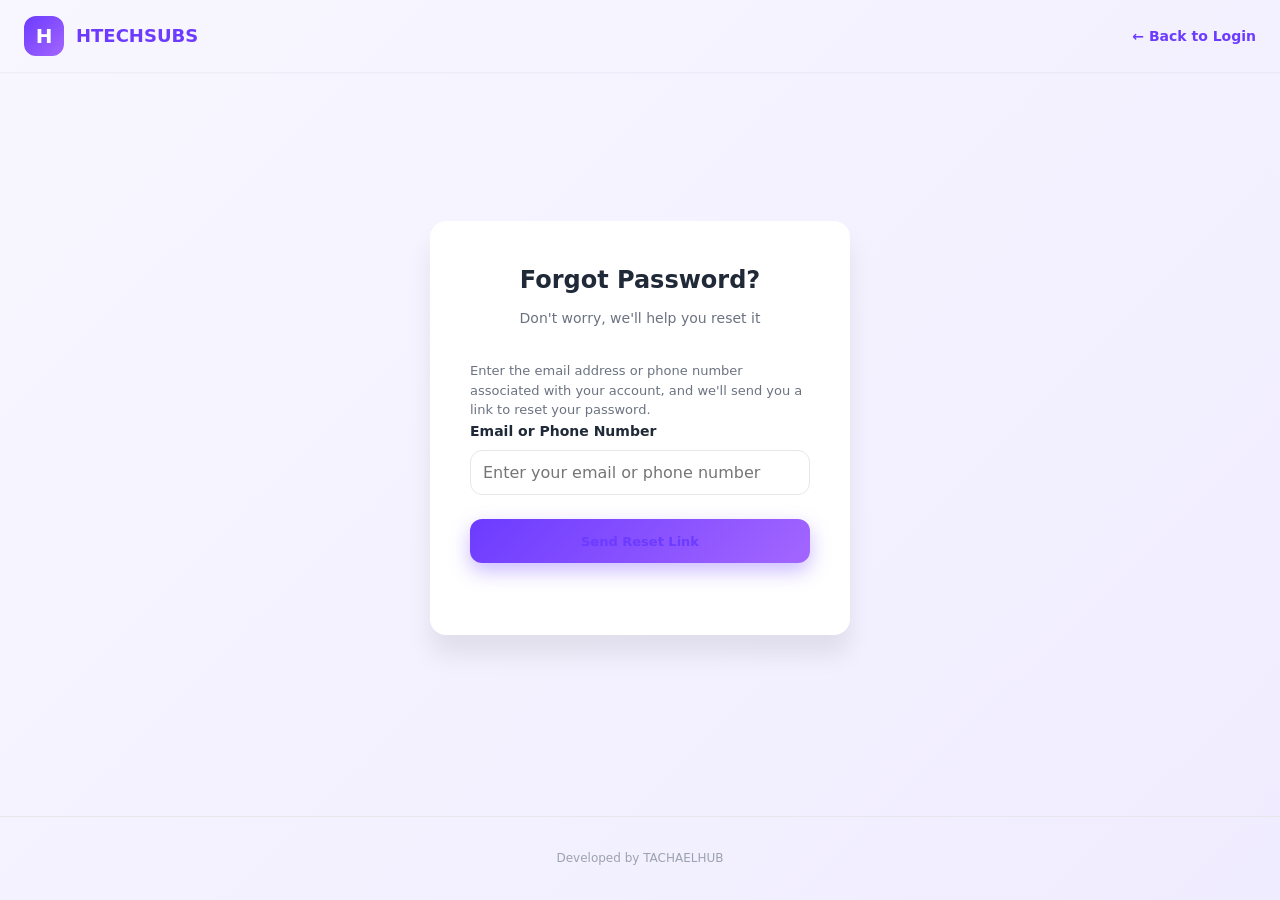
<file: forgot-password.html>
<!DOCTYPE html>
<html lang="en">
<head>
    <meta charset="UTF-8">
    <meta name="viewport" content="width=device-width, initial-scale=1.0">
    <title>Forgot Password - HTECHSUBS</title>
    <link rel="stylesheet" href="styles.css">
</head>
<body class="auth-page">
    <!-- Page Loader -->
    <div class="page-loader" id="pageLoader">
        <div class="loader-content">
            <div class="loader-logo">
                <svg viewBox="0 0 100 100" class="logo-icon">
                    <circle cx="50" cy="50" r="45" fill="none" stroke="currentColor" stroke-width="2" opacity="0.2"/>
                    <circle cx="50" cy="50" r="45" fill="none" stroke="url(#gradientPurple)" stroke-width="2" stroke-dasharray="282" stroke-dashoffset="282"/>
                    <defs>
                        <linearGradient id="gradientPurple" x1="0%" y1="0%" x2="100%" y2="100%">
                            <stop offset="0%" style="stop-color:#6C3BFF;stop-opacity:1" />
                            <stop offset="100%" style="stop-color:#A366FF;stop-opacity:1" />
                        </linearGradient>
                    </defs>
                </svg>
            </div>
            <h1 class="loader-text">HTECHSUBS</h1>
        </div>
    </div>

    <!-- Navigation -->
    <nav class="navbar navbar-auth">
        <div class="nav-container">
            <div class="nav-logo">
                <div class="logo">H</div>
                <span>HTECHSUBS</span>
            </div>
            <a href="login.html" class="nav-back">← Back to Login</a>
        </div>
    </nav>

    <!-- Main Content -->
    <div class="auth-container">
        <div class="auth-card">
            <div class="auth-header">
                <h1>Forgot Password?</h1>
                <p>Don't worry, we'll help you reset it</p>
            </div>

            <!-- Form State -->
            <div id="forgotForm" class="auth-form">
                <p class="form-info">Enter the email address or phone number associated with your account, and we'll send you a link to reset your password.</p>
                
                <form id="emailForm">
                    <div class="form-group">
                        <label for="email">Email or Phone Number</label>
                        <input 
                            type="text" 
                            id="email" 
                            name="email" 
                            placeholder="Enter your email or phone number"
                            required
                        >
                        <span class="form-error" id="emailError"></span>
                    </div>

                    <button type="submit" class="btn btn-primary btn-block btn-loading" id="submitBtn">
                        <span class="btn-text">Send Reset Link</span>
                        <span class="btn-loader" id="btnLoader"></span>
                    </button>
                </form>
            </div>

            <!-- Success State -->
            <div id="successState" class="auth-form" style="display: none; text-align: center;">
                <div class="success-animation">
                    <div class="success-icon">✓</div>
                </div>
                <h2>Check Your Email</h2>
                <p>We've sent a password reset link to your email address. Please check your inbox and click the link to reset your password.</p>
                <p class="form-info">Didn't receive the email? Check your spam folder or <a href="#" class="link-primary" onclick="resetForm()">try again</a></p>
                <a href="login.html" class="btn btn-primary btn-block">Back to Login</a>
            </div>
        </div>
    </div>

    <!-- Footer -->
    <footer style="text-align: center; padding: 2rem; font-size: 12px; color: #9CA3AF; margin-top: 2rem; border-top: 1px solid #E5E7EB;">
        <p>Developed by TACHAELHUB</p>
    </footer>

    <script src="script.js"></script>
    <script>
        document.addEventListener('DOMContentLoaded', function() {
            // Remove loader after content loads
            setTimeout(() => {
                const loader = document.getElementById('pageLoader');
                if (loader) {
                    loader.style.opacity = '0';
                    loader.style.pointerEvents = 'none';
                }
            }, 800);

            const emailForm = document.getElementById('emailForm');
            if (emailForm) {
                emailForm.addEventListener('submit', function(e) {
                    e.preventDefault();
                    const submitBtn = document.getElementById('submitBtn');
                    submitBtn.classList.add('loading');
                    
                    setTimeout(() => {
                        // Simulate sending email
                        document.getElementById('forgotForm').style.display = 'none';
                        document.getElementById('successState').style.display = 'block';
                    }, 1500);
                });
            }
        });

        function resetForm() {
            document.getElementById('forgotForm').style.display = 'block';
            document.getElementById('successState').style.display = 'none';
            document.getElementById('emailForm').reset();
            document.getElementById('submitBtn').classList.remove('loading');
        }
    </script>
</body>
</html>
</file>
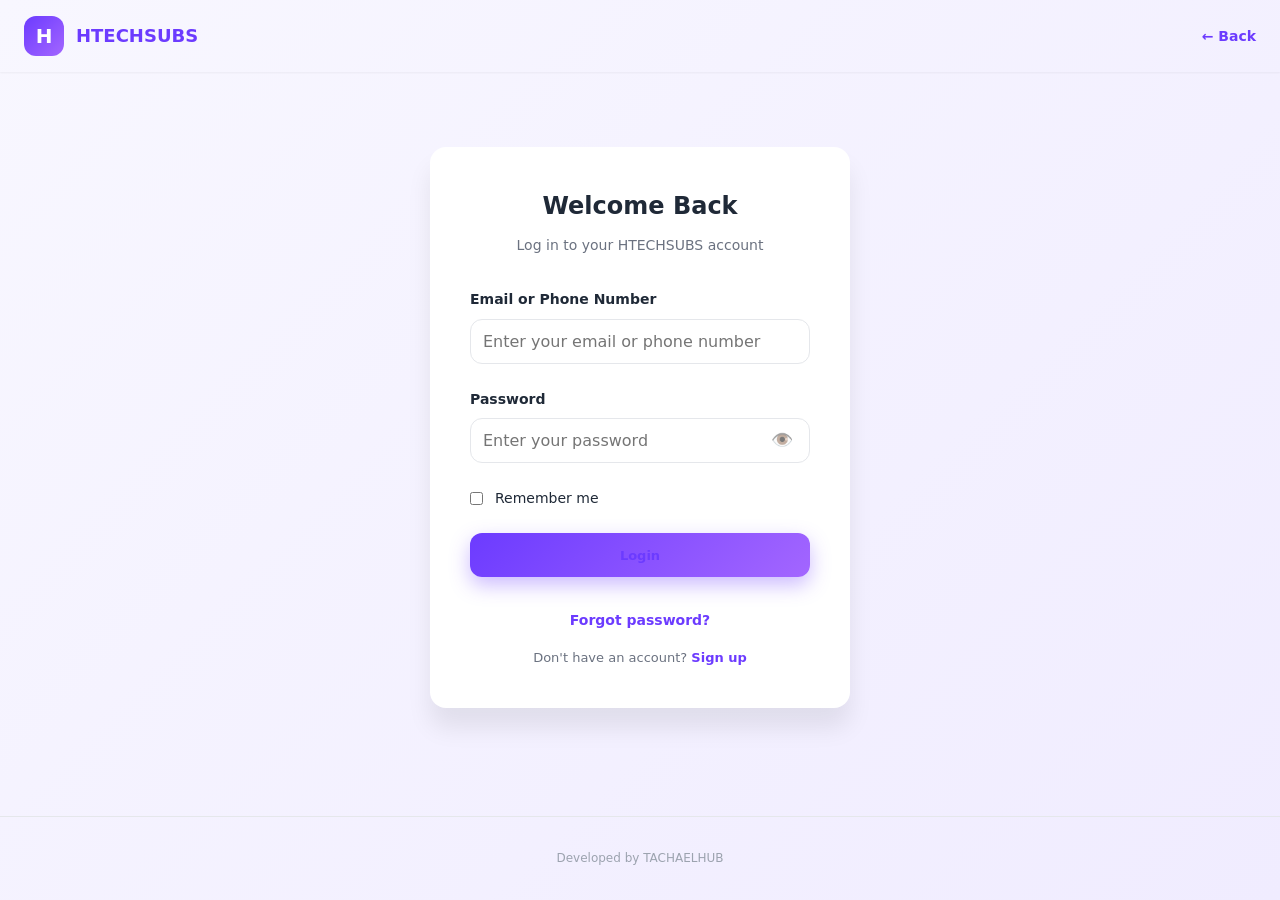
<file: login.html>
<!DOCTYPE html>
<html lang="en">
<head>
    <meta charset="UTF-8">
    <meta name="viewport" content="width=device-width, initial-scale=1.0">
    <title>Login - HTECHSUBS</title>
    <link rel="stylesheet" href="styles.css">
</head>
<body class="auth-page">
    <!-- Page Loader -->
    <div class="page-loader" id="pageLoader">
        <div class="loader-content">
            <div class="loader-logo">
                <svg viewBox="0 0 100 100" class="logo-icon">
                    <circle cx="50" cy="50" r="45" fill="none" stroke="currentColor" stroke-width="2" opacity="0.2"/>
                    <circle cx="50" cy="50" r="45" fill="none" stroke="url(#gradientPurple)" stroke-width="2" stroke-dasharray="282" stroke-dashoffset="282"/>
                    <defs>
                        <linearGradient id="gradientPurple" x1="0%" y1="0%" x2="100%" y2="100%">
                            <stop offset="0%" style="stop-color:#6C3BFF;stop-opacity:1" />
                            <stop offset="100%" style="stop-color:#A366FF;stop-opacity:1" />
                        </linearGradient>
                    </defs>
                </svg>
            </div>
            <h1 class="loader-text">HTECHSUBS</h1>
        </div>
    </div>

    <!-- Navigation -->
    <nav class="navbar navbar-auth">
        <div class="nav-container">
            <div class="nav-logo">
                <div class="logo">H</div>
                <span>HTECHSUBS</span>
            </div>
            <a href="index.html" class="nav-back">← Back</a>
        </div>
    </nav>

    <!-- Main Content -->
    <div class="auth-container">
        <div class="auth-card">
            <div class="auth-header">
                <h1>Welcome Back</h1>
                <p>Log in to your HTECHSUBS account</p>
            </div>

            <form class="auth-form" id="loginForm">
                <div class="form-group">
                    <label for="email">Email or Phone Number</label>
                    <input 
                        type="text" 
                        id="email" 
                        name="email" 
                        placeholder="Enter your email or phone number"
                        required
                    >
                    <span class="form-error" id="emailError"></span>
                </div>

                <div class="form-group">
                    <label for="password">Password</label>
                    <div class="password-input-wrapper">
                        <input 
                            type="password" 
                            id="password" 
                            name="password" 
                            placeholder="Enter your password"
                            required
                        >
                        <button type="button" class="password-toggle" id="passwordToggle">
                            <span class="toggle-icon">👁️</span>
                        </button>
                    </div>
                    <span class="form-error" id="passwordError"></span>
                </div>

                <div class="form-checkbox">
                    <input type="checkbox" id="remember" name="remember">
                    <label for="remember">Remember me</label>
                </div>

                <button type="submit" class="btn btn-primary btn-block btn-loading" id="loginBtn">
                    <span class="btn-text">Login</span>
                    <span class="btn-loader" id="btnLoader"></span>
                </button>
            </form>

            <div class="auth-footer">
                <a href="forgot-password.html" class="link-secondary">Forgot password?</a>
                <p>Don't have an account? <a href="signup.html" class="link-primary">Sign up</a></p>
            </div>
        </div>
    </div>

    <!-- Footer -->
    <footer style="text-align: center; padding: 2rem; font-size: 12px; color: #9CA3AF; margin-top: 2rem; border-top: 1px solid #E5E7EB;">
        <p>Developed by TACHAELHUB</p>
    </footer>

    <script src="script.js"></script>
    <script>
        document.addEventListener('DOMContentLoaded', function() {
            // Remove loader after content loads
            setTimeout(() => {
                const loader = document.getElementById('pageLoader');
                if (loader) {
                    loader.style.opacity = '0';
                    loader.style.pointerEvents = 'none';
                }
            }, 800);

            // Password toggle
            const passwordToggle = document.getElementById('passwordToggle');
            const passwordInput = document.getElementById('password');

            if (passwordToggle) {
                passwordToggle.addEventListener('click', function(e) {
                    e.preventDefault();
                    const type = passwordInput.getAttribute('type') === 'password' ? 'text' : 'password';
                    passwordInput.setAttribute('type', type);
                    this.textContent = type === 'password' ? '👁️' : '🙈';
                });
            }

            // Form submission
            const loginForm = document.getElementById('loginForm');
            if (loginForm) {
                loginForm.addEventListener('submit', function(e) {
                    e.preventDefault();
                    const loginBtn = document.getElementById('loginBtn');
                    loginBtn.classList.add('loading');
                    
                    setTimeout(() => {
                        // Simulate login
                        showNotification('Login successful! Redirecting...', 'success');
                        setTimeout(() => {
                            window.location.href = 'dashboard.html';
                        }, 1000);
                    }, 1500);
                });
            }
        });
    </script>
</body>
</html>
</file>
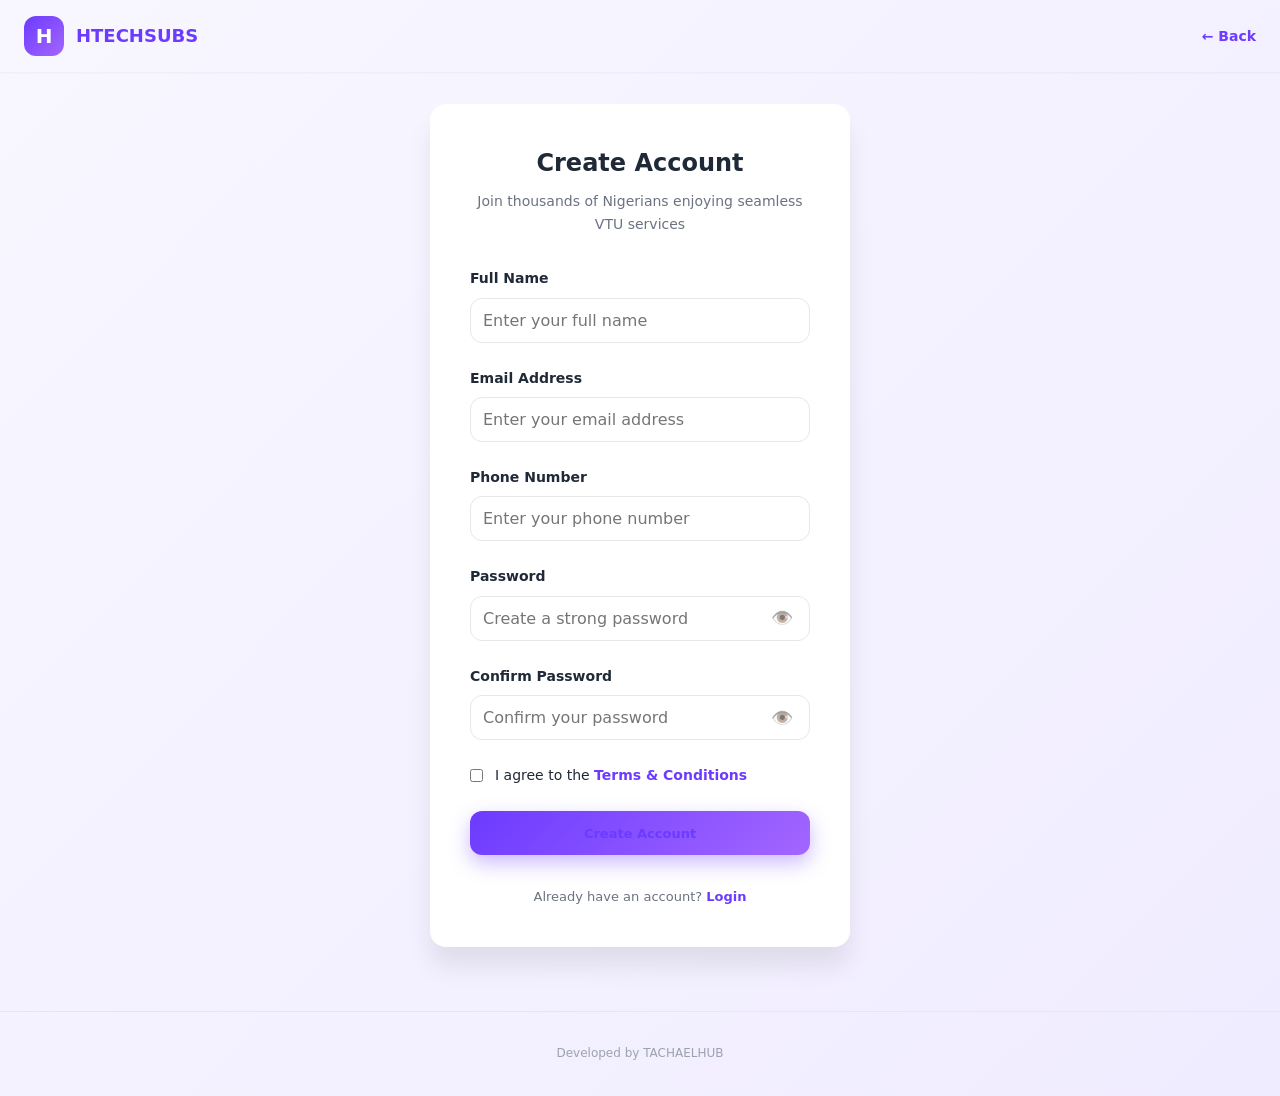
<file: signup.html>
<!DOCTYPE html>
<html lang="en">
<head>
    <meta charset="UTF-8">
    <meta name="viewport" content="width=device-width, initial-scale=1.0">
    <title>Sign Up - HTECHSUBS</title>
    <link rel="stylesheet" href="styles.css">
</head>
<body class="auth-page">
    <!-- Page Loader -->
    <div class="page-loader" id="pageLoader">
        <div class="loader-content">
            <div class="loader-logo">
                <svg viewBox="0 0 100 100" class="logo-icon">
                    <circle cx="50" cy="50" r="45" fill="none" stroke="currentColor" stroke-width="2" opacity="0.2"/>
                    <circle cx="50" cy="50" r="45" fill="none" stroke="url(#gradientPurple)" stroke-width="2" stroke-dasharray="282" stroke-dashoffset="282"/>
                    <defs>
                        <linearGradient id="gradientPurple" x1="0%" y1="0%" x2="100%" y2="100%">
                            <stop offset="0%" style="stop-color:#6C3BFF;stop-opacity:1" />
                            <stop offset="100%" style="stop-color:#A366FF;stop-opacity:1" />
                        </linearGradient>
                    </defs>
                </svg>
            </div>
            <h1 class="loader-text">HTECHSUBS</h1>
        </div>
    </div>

    <!-- Navigation -->
    <nav class="navbar navbar-auth">
        <div class="nav-container">
            <div class="nav-logo">
                <div class="logo">H</div>
                <span>HTECHSUBS</span>
            </div>
            <a href="index.html" class="nav-back">← Back</a>
        </div>
    </nav>

    <!-- Main Content -->
    <div class="auth-container">
        <div class="auth-card">
            <div class="auth-header">
                <h1>Create Account</h1>
                <p>Join thousands of Nigerians enjoying seamless VTU services</p>
            </div>

            <form class="auth-form" id="signupForm">
                <div class="form-group">
                    <label for="fullname">Full Name</label>
                    <input 
                        type="text" 
                        id="fullname" 
                        name="fullname" 
                        placeholder="Enter your full name"
                        required
                    >
                    <span class="form-error" id="fullnameError"></span>
                </div>

                <div class="form-group">
                    <label for="email">Email Address</label>
                    <input 
                        type="email" 
                        id="email" 
                        name="email" 
                        placeholder="Enter your email address"
                        required
                    >
                    <span class="form-error" id="emailError"></span>
                </div>

                <div class="form-group">
                    <label for="phone">Phone Number</label>
                    <input 
                        type="tel" 
                        id="phone" 
                        name="phone" 
                        placeholder="Enter your phone number"
                        required
                    >
                    <span class="form-error" id="phoneError"></span>
                </div>

                <div class="form-group">
                    <label for="password">Password</label>
                    <div class="password-input-wrapper">
                        <input 
                            type="password" 
                            id="password" 
                            name="password" 
                            placeholder="Create a strong password"
                            required
                        >
                        <button type="button" class="password-toggle" id="passwordToggle">
                            <span class="toggle-icon">👁️</span>
                        </button>
                    </div>
                    <div class="password-strength" id="passwordStrength"></div>
                    <span class="form-error" id="passwordError"></span>
                </div>

                <div class="form-group">
                    <label for="confirmPassword">Confirm Password</label>
                    <div class="password-input-wrapper">
                        <input 
                            type="password" 
                            id="confirmPassword" 
                            name="confirmPassword" 
                            placeholder="Confirm your password"
                            required
                        >
                        <button type="button" class="password-toggle" id="confirmPasswordToggle">
                            <span class="toggle-icon">👁️</span>
                        </button>
                    </div>
                    <span class="form-error" id="confirmPasswordError"></span>
                </div>

                <div class="form-checkbox">
                    <input type="checkbox" id="terms" name="terms" required>
                    <label for="terms">I agree to the <a href="#" class="link-primary">Terms & Conditions</a></label>
                </div>

                <button type="submit" class="btn btn-primary btn-block btn-loading" id="signupBtn">
                    <span class="btn-text">Create Account</span>
                    <span class="btn-loader" id="btnLoader"></span>
                </button>
            </form>

            <div class="auth-footer">
                <p>Already have an account? <a href="login.html" class="link-primary">Login</a></p>
            </div>
        </div>
    </div>

    <!-- Footer -->
    <footer style="text-align: center; padding: 2rem; font-size: 12px; color: #9CA3AF; margin-top: 2rem; border-top: 1px solid #E5E7EB;">
        <p>Developed by TACHAELHUB</p>
    </footer>

    <script src="script.js"></script>
    <script>
        document.addEventListener('DOMContentLoaded', function() {
            // Remove loader after content loads
            setTimeout(() => {
                const loader = document.getElementById('pageLoader');
                if (loader) {
                    loader.style.opacity = '0';
                    loader.style.pointerEvents = 'none';
                }
            }, 800);

            // Password toggles
            const passwordToggle = document.getElementById('passwordToggle');
            const passwordInput = document.getElementById('password');
            const confirmPasswordToggle = document.getElementById('confirmPasswordToggle');
            const confirmPasswordInput = document.getElementById('confirmPassword');

            if (passwordToggle) {
                passwordToggle.addEventListener('click', function(e) {
                    e.preventDefault();
                    const type = passwordInput.getAttribute('type') === 'password' ? 'text' : 'password';
                    passwordInput.setAttribute('type', type);
                    this.querySelector('.toggle-icon').textContent = type === 'password' ? '👁️' : '🙈';
                });
            }

            if (confirmPasswordToggle) {
                confirmPasswordToggle.addEventListener('click', function(e) {
                    e.preventDefault();
                    const type = confirmPasswordInput.getAttribute('type') === 'password' ? 'text' : 'password';
                    confirmPasswordInput.setAttribute('type', type);
                    this.querySelector('.toggle-icon').textContent = type === 'password' ? '👁️' : '🙈';
                });
            }

            // Password strength indicator
            if (passwordInput) {
                passwordInput.addEventListener('input', function() {
                    const strength = calculatePasswordStrength(this.value);
                    const strengthEl = document.getElementById('passwordStrength');
                    strengthEl.textContent = strength.text;
                    strengthEl.className = 'password-strength ' + strength.class;
                });
            }

            // Form submission
            const signupForm = document.getElementById('signupForm');
            if (signupForm) {
                signupForm.addEventListener('submit', function(e) {
                    e.preventDefault();
                    
                    // Validate passwords match
                    if (passwordInput.value !== confirmPasswordInput.value) {
                        document.getElementById('confirmPasswordError').textContent = 'Passwords do not match';
                        return;
                    }

                    const signupBtn = document.getElementById('signupBtn');
                    signupBtn.classList.add('loading');
                    
                    setTimeout(() => {
                        // Simulate signup
                        showNotification('Account created successfully! Redirecting...', 'success');
                        setTimeout(() => {
                            window.location.href = 'dashboard.html';
                        }, 1000);
                    }, 1500);
                });
            }
        });

        function calculatePasswordStrength(password) {
            let strength = 0;
            if (password.length >= 8) strength++;
            if (password.match(/[a-z]/)) strength++;
            if (password.match(/[A-Z]/)) strength++;
            if (password.match(/[0-9]/)) strength++;
            if (password.match(/[^a-zA-Z0-9]/)) strength++;

            const levels = [
                { text: 'Too weak', class: 'weak' },
                { text: 'Weak', class: 'weak' },
                { text: 'Fair', class: 'fair' },
                { text: 'Good', class: 'good' },
                { text: 'Strong', class: 'strong' }
            ];

            return levels[strength] || levels[0];
        }
    </script>
</body>
</html>
</file>
<file: styles.css>
/* ============================================
   HTECHSUBS - PREMIUM VTU PLATFORM
   Modern Fintech Design System
   ============================================ */

/* ROOT VARIABLES */
:root {
    --primary: #6C3BFF;
    --primary-light: #A366FF;
    --primary-dark: #5530CC;
    --secondary: #FFFFFF;
    --accent: #FF6B6B;
    --success: #10B981;
    --warning: #F59E0B;
    --danger: #EF4444;
    
    --bg-primary: #FFFFFF;
    --bg-secondary: #F8F7FF;
    --bg-tertiary: #F0ECFF;
    
    --text-primary: #1F2937;
    --text-secondary: #6B7280;
    --text-tertiary: #9CA3AF;
    
    --border: #E5E7EB;
    --border-light: #F3F4F6;
    
    --shadow-sm: 0 1px 2px 0 rgba(0, 0, 0, 0.05);
    --shadow-md: 0 4px 6px -1px rgba(0, 0, 0, 0.1);
    --shadow-lg: 0 10px 15px -3px rgba(0, 0, 0, 0.1);
    --shadow-xl: 0 20px 25px -5px rgba(0, 0, 0, 0.1);
    
    --radius-sm: 8px;
    --radius-md: 12px;
    --radius-lg: 16px;
    --radius-xl: 20px;
    
    --transition: all 0.3s cubic-bezier(0.4, 0, 0.2, 1);
    
    --font-base: 'SF Pro Display', 'Inter', 'system-ui', sans-serif;
}

/* ============================================
   GLOBAL STYLES
   ============================================ */

* {
    margin: 0;
    padding: 0;
    box-sizing: border-box;
}

html {
    scroll-behavior: smooth;
}

body {
    font-family: var(--font-base);
    color: var(--text-primary);
    background: var(--bg-primary);
    line-height: 1.6;
    font-size: 14px;
    overflow-x: hidden;
}

/* ============================================
   PAGE LOADER
   ============================================ */

.page-loader {
    position: fixed;
    top: 0;
    left: 0;
    width: 100%;
    height: 100%;
    background: var(--bg-secondary);
    display: flex;
    align-items: center;
    justify-content: center;
    z-index: 9999;
    opacity: 1;
    transition: opacity 0.6s ease-out;
}

.loader-content {
    text-align: center;
    animation: fadeIn 0.6s ease-out;
}

.loader-logo {
    margin-bottom: 2rem;
    width: 80px;
    height: 80px;
    margin-left: auto;
    margin-right: auto;
}

.logo-icon {
    width: 100%;
    height: 100%;
    color: var(--primary);
    animation: spin 3s linear infinite;
}

@keyframes spin {
    from { transform: rotate(0deg); }
    to { transform: rotate(360deg); }
}

.loader-text {
    font-size: 24px;
    font-weight: 700;
    color: var(--primary);
    margin-bottom: 0.5rem;
    letter-spacing: 2px;
}

.loader-subtext {
    color: var(--text-secondary);
    font-size: 12px;
    letter-spacing: 1px;
}

/* ============================================
   NAVIGATION
   ============================================ */

.navbar {
    background: var(--secondary);
    border-bottom: 1px solid var(--border-light);
    position: sticky;
    top: 0;
    z-index: 100;
    box-shadow: var(--shadow-sm);
}

.nav-container {
    max-width: 1400px;
    margin: 0 auto;
    padding: 1rem 1.5rem;
    display: flex;
    justify-content: space-between;
    align-items: center;
}

.nav-logo {
    display: flex;
    align-items: center;
    gap: 0.75rem;
    font-weight: 700;
    font-size: 18px;
    color: var(--primary);
    cursor: pointer;
}

.logo {
    width: 40px;
    height: 40px;
    background: linear-gradient(135deg, var(--primary), var(--primary-light));
    border-radius: var(--radius-md);
    display: flex;
    align-items: center;
    justify-content: center;
    color: white;
    font-size: 20px;
    font-weight: 700;
}

.nav-menu {
    display: flex;
    gap: 2rem;
    list-style: none;
}

.nav-link {
    color: var(--text-primary);
    text-decoration: none;
    font-weight: 500;
    transition: var(--transition);
    cursor: pointer;
}

.nav-link:hover {
    color: var(--primary);
}

.nav-btn {
    background: var(--primary);
    color: white;
    padding: 0.5rem 1.25rem;
    border-radius: var(--radius-md);
    transition: var(--transition);
    font-weight: 600;
}

.nav-btn:hover {
    background: var(--primary-dark);
    transform: translateY(-2px);
    box-shadow: var(--shadow-lg);
}

.nav-back {
    color: var(--primary);
    text-decoration: none;
    font-weight: 600;
    transition: var(--transition);
    cursor: pointer;
}

.nav-back:hover {
    color: var(--primary-dark);
}

.hamburger {
    display: none;
    flex-direction: column;
    cursor: pointer;
    gap: 5px;
}

.hamburger span {
    width: 25px;
    height: 3px;
    background: var(--primary);
    border-radius: 2px;
    transition: var(--transition);
}

/* ============================================
   BUTTONS & FORMS
   ============================================ */

.btn {
    padding: 0.75rem 1.5rem;
    border: none;
    border-radius: var(--radius-md);
    font-weight: 600;
    cursor: pointer;
    transition: var(--transition);
    font-family: var(--font-base);
    font-size: 14px;
    display: inline-block;
    text-decoration: none;
    text-align: center;
    position: relative;
    min-height: 44px;
    min-width: 44px;
    display: inline-flex;
    align-items: center;
    justify-content: center;
    -webkit-tap-highlight-color: transparent;
    -webkit-user-select: none;
    user-select: none;
    touch-action: manipulation;
}

.btn-primary {
    background: linear-gradient(135deg, var(--primary), var(--primary-light));
    color: white;
    box-shadow: 0 8px 20px rgba(108, 59, 255, 0.35);
    border: none;
    font-weight: 700;
}

.btn-primary:hover {
    transform: translateY(-2px);
    box-shadow: 0 8px 20px rgba(108, 59, 255, 0.4);
}

.btn-primary:active {
    transform: translateY(0);
}

.btn-secondary {
    background: var(--secondary);
    color: var(--primary);
    border: 2px solid var(--primary);
    font-weight: 700;
}

.btn-secondary:hover {
    background: var(--bg-tertiary);
    border-color: var(--primary);
}

.btn-small {
    padding: 0.5rem 1rem;
    font-size: 12px;
    min-height: 40px;
}

.btn-block {
    width: 100%;
    display: block;
}

.btn-large {
    padding: 1rem 2rem;
    font-size: 16px;
}

.btn-loading {
    position: relative;
    overflow: hidden;
}

.btn-loading.loading {
    color: transparent;
}

.btn-loading.loading .btn-loader {
    opacity: 1;
}

.btn-loader {
    position: absolute;
    top: 50%;
    left: 50%;
    transform: translate(-50%, -50%);
    width: 16px;
    height: 16px;
    border: 2px solid currentColor;
    border-top: 2px solid transparent;
    border-radius: 50%;
    animation: spin 0.8s linear infinite;
    opacity: 0;
    transition: opacity 0.3s;
}

/* FORMS */

.form-group {
    margin-bottom: 1.5rem;
}

.form-group label {
    display: block;
    margin-bottom: 0.5rem;
    font-weight: 600;
    color: var(--text-primary);
    font-size: 14px;
}

.form-group input,
.form-group select,
.form-group textarea {
    width: 100%;
    padding: 0.75rem;
    border: 1px solid var(--border);
    border-radius: var(--radius-md);
    font-family: var(--font-base);
    font-size: 16px;
    transition: var(--transition);
    background: var(--bg-primary);
    min-height: 44px;
    -webkit-appearance: none;
    appearance: none;
}

.form-group input:focus,
.form-group select:focus,
.form-group textarea:focus {
    outline: none;
    border-color: var(--primary);
    box-shadow: 0 0 0 3px rgba(108, 59, 255, 0.1);
}

.form-group textarea {
    resize: vertical;
    min-height: 120px;
}

.password-input-wrapper {
    position: relative;
    display: flex;
    align-items: center;
}

.password-input-wrapper input {
    padding-right: 2.5rem;
    flex: 1;
}

.password-toggle {
    position: absolute;
    right: 0.75rem;
    top: 50%;
    transform: translateY(-50%);
    background: none;
    border: none;
    cursor: pointer;
    font-size: 18px;
    padding: 0.5rem;
    opacity: 0.6;
    transition: opacity 0.3s;
}

.password-toggle:hover {
    opacity: 1;
}

.password-strength {
    font-size: 12px;
    margin-top: 0.5rem;
    font-weight: 600;
}

.password-strength.weak {
    color: var(--danger);
}

.password-strength.fair {
    color: var(--warning);
}

.password-strength.good {
    color: #2563EB;
}

.password-strength.strong {
    color: var(--success);
}

.form-checkbox {
    display: flex;
    align-items: center;
    gap: 0.75rem;
    margin-bottom: 1.5rem;
}

.form-checkbox input {
    width: auto;
}

.form-checkbox label {
    margin: 0;
}

.form-error {
    display: block;
    color: var(--danger);
    font-size: 12px;
    margin-top: 0.5rem;
}

.form-info {
    color: var(--text-secondary);
    font-size: 13px;
    line-height: 1.5;
}

/* ============================================
   LINKS
   ============================================ */

.link-primary {
    color: var(--primary);
    text-decoration: none;
    font-weight: 600;
    transition: var(--transition);
    cursor: pointer;
}

.link-primary:hover {
    color: var(--primary-dark);
    text-decoration: underline;
}

.link-secondary {
    color: var(--text-secondary);
    text-decoration: none;
    transition: var(--transition);
    cursor: pointer;
}

.link-secondary:hover {
    color: var(--primary);
}

/* ============================================
   HOMEPAGE
   ============================================ */

.section-container {
    max-width: 1400px;
    margin: 0 auto;
    padding: 0 1.5rem;
}

/* ============================================
   HERO SECTION - PREMIUM FINTECH DESIGN
   ============================================ */

.hero {
    min-height: 80vh;
    display: flex;
    align-items: center;
    justify-content: center;
    padding: 60px 1.5rem;
    background: linear-gradient(135deg, #FFFFFF 0%, #F8F7FF 45%, #F0ECFF 100%);
    position: relative;
    overflow: hidden;
}

/* Soft glow background effect */
.hero::before {
    content: '';
    position: absolute;
    top: -50%;
    right: -10%;
    width: 600px;
    height: 600px;
    background: radial-gradient(circle, rgba(108, 59, 255, 0.12) 0%, rgba(108, 59, 255, 0.05) 40%, rgba(108, 59, 255, 0) 70%);
    border-radius: 50%;
    pointer-events: none;
    animation: glowPulse 6s ease-in-out infinite;
}

@keyframes glowPulse {
    0%, 100% { opacity: 1; }
    50% { opacity: 0.8; }
}

/* Premium container with max-width */
.hero-wrapper {
    max-width: 1200px;
    width: 100%;
    display: grid;
    grid-template-columns: 1fr 1fr;
    gap: 50px;
    align-items: center;
    justify-items: center;
    position: relative;
    z-index: 2;
}

/* Left content column */
.hero-left {
    width: 100%;
    animation: fadeInLeft 0.8s cubic-bezier(0.34, 1.56, 0.64, 1);
    display: flex;
    flex-direction: column;
    justify-content: center;
}

/* Right image column */
.hero-right {
    width: 100%;
    animation: slideInRight 0.8s cubic-bezier(0.34, 1.56, 0.64, 1);
    display: flex;
    align-items: center;
    justify-content: center;
}

/* Premium heading */
.hero-title {
    font-size: 44px;
    font-weight: 700;
    line-height: 1.2;
    margin-bottom: 16px;
    color: var(--text-primary);
    letter-spacing: -0.3px;
}
.hero-title1 {
    font-size: 50px;
    font-weight: 700;
    line-height: 1.2;
    margin-bottom: 16px;
    color: var(--text-primary);
    letter-spacing: -0.3px;
}

/* Subtext with proper styling */
.hero-subtitle {
    font-size: 16px;
    color: #666666;
    margin-bottom: 24px;
    line-height: 1.6;
    font-weight: 400;
    max-width: 90%;
}

/* Button container with proper spacing */
.hero-buttons {
    display: flex;
    gap: 12px;
    flex-wrap: wrap;
    margin-top: 8px;
}

/* Image wrapper */
.hero-image-wrapper {
    width: 100%;
    display: flex;
    align-items: center;
    justify-content: center;
    position: relative;
}

/* Glow effect behind image */
.hero-image-wrapper::before {
    content: '';
    position: absolute;
    width: 380px;
    height: 380px;
    background: radial-gradient(circle, rgba(108, 59, 255, 0.15) 0%, rgba(108, 59, 255, 0) 70%);
    border-radius: 50%;
    z-index: 0;
    top: 50%;
    left: 50%;
    transform: translate(-50%, -50%);
}

/* Hero image - premium styling */
.hero-img {
    width: 100%;
    max-width: 100%;
    height: auto;
    max-height: 450px;
    object-fit: contain;
    border-radius: var(--radius-lg);
    box-shadow: 0 20px 50px rgba(108, 59, 255, 0.2), 0 0 80px rgba(108, 59, 255, 0.1);
    animation: floatImage 4.5s ease-in-out infinite;
    position: relative;
    z-index: 1;
    transition: transform 0.3s ease;
}

/* Smooth fade-in from left for text */
@keyframes fadeInLeft {
    from {
        opacity: 0;
        transform: translateX(-40px);
    }
    to {
        opacity: 1;
        transform: translateX(0);
    }
}

/* Smooth slide-in from right for image */
@keyframes slideInRight {
    from {
        opacity: 0;
        transform: translateX(40px);
    }
    to {
        opacity: 1;
        transform: translateX(0);
    }
}

/* Floating animation for hero image */
@keyframes floatImage {
    0% { transform: translateY(0px); }
    50% { transform: translateY(-20px); }
    100% { transform: translateY(0px); }
}

/* Fade-in from bottom animation */
@keyframes fadeInUp {
    from {
        opacity: 0;
        transform: translateY(30px);
    }
    to {
        opacity: 1;
        transform: translateY(0);
    }
}

/* FEATURED FEATURES SECTION */

.featured-features {
    padding: 40px 1.5rem;
    background: var(--bg-primary);
    border-top: 1px solid var(--border-light);
}

.features-container {
    max-width: 1200px;
    margin: 0 auto;
    display: grid;
    grid-template-columns: repeat(auto-fit, minmax(280px, 1fr));
    gap: 30px;
}

.feature-card {
    background: var(--secondary);
    padding: 1.75rem;
    border-radius: var(--radius-lg);
    border: 1px solid var(--border-light);
    text-align: center;
    transition: var(--transition);
    animation: fadeIn 0.6s ease-out both;
}

.feature-card:nth-child(1) { animation-delay: 0.1s; }
.feature-card:nth-child(2) { animation-delay: 0.2s; }
.feature-card:nth-child(3) { animation-delay: 0.3s; }

.feature-card:hover {
    border-color: var(--primary);
    box-shadow: 0 10px 25px rgba(108, 59, 255, 0.1);
    transform: translateY(-2px);
}

.feature-icon {
    width: 60px;
    height: 60px;
    background: linear-gradient(135deg, rgba(108, 59, 255, 0.1), rgba(108, 59, 255, 0.05));
    border-radius: var(--radius-lg);
    display: flex;
    align-items: center;
    justify-content: center;
    margin: 0 auto 12px;
}

.feature-card h3 {
    font-size: 16px;
    font-weight: 700;
    color: var(--text-primary);
    margin-bottom: 8px;
}

.feature-card p {
    font-size: 14px;
    color: var(--text-secondary);
    line-height: 1.5;
}

.card-icon {
    font-size: 32px;
    margin-bottom: 0.5rem;
}

.card-icon-svg,
.service-icon-svg {
    display: inline-flex;
    align-items: center;
    justify-content: center;
    margin-bottom: 1rem;
}

.float-card p {
    font-size: 12px;
    color: var(--text-secondary);
}

/* SERVICES SECTION */

.services {
    padding: 60px 1.5rem;
    background: var(--bg-primary);
}

.services-grid {
    display: grid;
    grid-template-columns: repeat(auto-fit, minmax(250px, 1fr));
    gap: 2rem;
    margin-top: 3rem;
}

.service-card {
    background: var(--bg-secondary);
    padding: 2rem;
    border-radius: var(--radius-lg);
    border: 1px solid var(--border-light);
    transition: var(--transition);
    cursor: pointer;
    position: relative;
    overflow: hidden;
}

.service-card::before {
    content: '';
    position: absolute;
    top: -50%;
    right: -50%;
    width: 100%;
    height: 100%;
    background: radial-gradient(circle, rgba(108, 59, 255, 0.1) 0%, transparent 70%);
    opacity: 0;
    transition: var(--transition);
}

.service-card:hover {
    transform: translateY(-8px);
    box-shadow: var(--shadow-xl);
    border-color: var(--primary);
}

.service-card:hover::before {
    opacity: 1;
}

.service-icon {
    font-size: 48px;
    margin-bottom: 1rem;
    display: inline-block;
}

.service-card h3 {
    font-size: 18px;
    margin-bottom: 0.75rem;
    color: var(--text-primary);
}

.service-card p {
    color: var(--text-secondary);
    font-size: 13px;
    line-height: 1.5;
}

.card-arrow {
    position: absolute;
    bottom: 1.5rem;
    right: 1.5rem;
    font-size: 24px;
    opacity: 0;
    transition: var(--transition);
}

.service-card:hover .card-arrow {
    opacity: 1;
    transform: translateX(4px);
}

/* SECTION HEADER */

.section-header {
    text-align: center;
    margin-bottom: 3rem;
}

.section-header h2 {
    font-size: 32px;
    font-weight: 700;
    margin-bottom: 0.75rem;
    color: var(--text-primary);
}

.section-header p {
    font-size: 16px;
    color: var(--text-secondary);
}

/* STATS SECTION */

/* ============================================
   STATS SECTION - PREMIUM HORIZONTAL LAYOUT
   ============================================ */

.stats {
    padding: 60px 1.5rem;
    background: linear-gradient(135deg, #FFFFFF 0%, #F8F7FF 100%);
    display: flex;
    justify-content: center;
    align-items: center;
    width: 100%;
    position: relative;
}

/* Container for stats */
.stats .section-container {
    max-width: 1100px;
    width: 100%;
    display: grid;
    grid-template-columns: repeat(4, 1fr);
    gap: 40px;
    align-items: center;
    justify-items: center;
    padding: 0;
}

/* Premium stat item card */
.stat-item {
    background: white;
    padding: 30px 25px;
    border-radius: 16px;
    text-align: center;
    box-shadow: 0 4px 15px rgba(108, 59, 255, 0.08), 0 0 30px rgba(108, 59, 255, 0.04);
    transition: all 0.3s cubic-bezier(0.34, 1.56, 0.64, 1);
    width: 100%;
    cursor: default;
    animation: fadeInUp 0.6s ease-out;
}

/* Hover effect - lift and enhance shadow */
.stat-item:hover {
    transform: translateY(-8px);
    box-shadow: 0 12px 30px rgba(108, 59, 255, 0.15), 0 0 50px rgba(108, 59, 255, 0.08);
}

/* Large stat number */
.stat-number {
    font-size: 40px;
    font-weight: 700;
    color: var(--primary);
    margin-bottom: 10px;
    letter-spacing: -0.5px;
}

/* Stat label text */
.stat-label {
    color: #666666;
    font-size: 16px;
    font-weight: 500;
    letter-spacing: 0.3px;
}

/* TESTIMONIALS SECTION */

.testimonials {
    padding: 60px 1.5rem;
    background: var(--bg-primary);
}

.testimonials-grid {
    display: grid;
    grid-template-columns: repeat(auto-fit, minmax(280px, 1fr));
    gap: 2rem;
    margin-top: 3rem;
}

.testimonial-card {
    background: var(--bg-secondary);
    padding: 2rem;
    border-radius: var(--radius-lg);
    border: 1px solid var(--border-light);
    transition: var(--transition);
}

.testimonial-card:hover {
    transform: translateY(-4px);
    box-shadow: var(--shadow-lg);
}

.testimonial-stars {
    font-size: 18px;
    margin-bottom: 1rem;
}

.testimonial-text {
    color: var(--text-secondary);
    margin-bottom: 1.5rem;
    font-size: 13px;
    line-height: 1.6;
}

.testimonial-author {
    display: flex;
    gap: 1rem;
    align-items: center;
}

.author-avatar {
    width: 40px;
    height: 40px;
    background: linear-gradient(135deg, var(--primary), var(--primary-light));
    border-radius: 50%;
    display: flex;
    align-items: center;
    justify-content: center;
    color: white;
    font-size: 12px;
    font-weight: 700;
}

.author-name {
    font-weight: 600;
    color: var(--text-primary);
}

.author-role {
    font-size: 12px;
    color: var(--text-secondary);
}

/* ============================================
   WHY CHOOSE US SECTION
   ============================================ */

.why-choose-us {
    padding: 60px 1.5rem;
    background: var(--bg-primary);
}

.section-title {
    font-size: 28px;
    font-weight: 700;
    text-align: center;
    margin-bottom: 40px;
    color: var(--text-primary);
}

.benefits-grid {
    display: grid;
    grid-template-columns: repeat(auto-fit, minmax(140px, 1fr));
    gap: 20px;
}

.benefit-card {
    background: white;
    padding: 24px 16px;
    border-radius: 12px;
    text-align: center;
    box-shadow: 0 2px 8px rgba(108, 59, 255, 0.08);
    transition: all 0.3s ease;
}

.benefit-card:hover {
    transform: translateY(-4px);
    box-shadow: 0 8px 16px rgba(108, 59, 255, 0.12);
}

.benefit-icon {
    font-size: 32px;
    margin-bottom: 12px;
}

.benefit-card h3 {
    font-size: 16px;
    font-weight: 600;
    margin-bottom: 8px;
    color: var(--text-primary);
}

.benefit-card p {
    font-size: 13px;
    color: var(--text-secondary);
    line-height: 1.5;
}

/* CTA SECTION */

/* ABOUT SECTION */
.about {
    padding: 60px 1.5rem;
    background: var(--bg-secondary);
}

.about-title {
    font-size: 28px;
    font-weight: 700;
    text-align: center;
    margin-bottom: 40px;
    color: var(--text-primary);
}

.about-content {
    max-width: 800px;
    margin: 0 auto;
    text-align: center;
}

.about-content p {
    font-size: 16px;
    line-height: 1.6;
    color: var(--text-secondary);
    margin-bottom: 20px;
}

.about-content .btn {
    margin-top: 24px;
    display: inline-block;
}

/* CTA SECTION */
.cta {
    padding: 60px 1.5rem;
    background: linear-gradient(135deg, var(--primary), var(--primary-light));
    color: white;
    text-align: center;
}

.cta h2 {
    font-size: 32px;
    margin-bottom: 0.75rem;
}

.cta p {
    font-size: 16px;
    margin-bottom: 2rem;
    opacity: 0.9;
}

.btn-primary.btn-large {
    background: white;
    color: var(--primary);
}

/* FOOTER */

.footer {
    background: #1F2937;
    color: #E5E7EB;
    padding: 4rem 1.5rem 2rem;
}

.footer-content {
    display: grid;
    grid-template-columns: repeat(auto-fit, minmax(200px, 1fr));
    gap: 2rem;
    margin-bottom: 2rem;
}

.footer-section h4 {
    color: white;
    margin-bottom: 1rem;
    font-size: 14px;
}

.footer-section p {
    font-size: 13px;
    line-height: 1.6;
}

.footer-section ul {
    list-style: none;
}

.footer-section a {
    color: #E5E7EB;
    text-decoration: none;
    font-size: 13px;
    transition: var(--transition);
    display: block;
    margin-bottom: 0.75rem;
}

.footer-section a:hover {
    color: var(--primary-light);
}

.social-links {
    display: flex;
    gap: 1rem;
}

.footer-bottom {
    border-top: 1px solid #374151;
    padding-top: 2rem;
    text-align: center;
    font-size: 12px;
    color: #9CA3AF;
}

.footer-bottom p:last-child {
    margin-top: 0.5rem;
    font-size: 11px;
    opacity: 0.8;
}

/* ============================================
   AUTH PAGES
   ============================================ */

.auth-page {
    background: linear-gradient(135deg, var(--bg-secondary), var(--bg-tertiary));
    min-height: 100vh;
    display: flex;
    flex-direction: column;
}

.navbar-auth {
    background: transparent;
    border: none;
}

.auth-container {
    flex: 1;
    display: flex;
    align-items: center;
    justify-content: center;
    padding: 2rem;
}

.auth-card {
    background: var(--secondary);
    border-radius: var(--radius-lg);
    padding: 2.5rem;
    width: 100%;
    max-width: 420px;
    box-shadow: 0 20px 25px rgba(0, 0, 0, 0.08);
    animation: slideInUp 0.6s ease-out;
}

@keyframes slideInUp {
    from {
        opacity: 0;
        transform: translateY(40px);
    }
    to {
        opacity: 1;
        transform: translateY(0);
    }
}

.auth-header {
    text-align: center;
    margin-bottom: 2rem;
}

.auth-header h1 {
    font-size: 24px;
    font-weight: 700;
    margin-bottom: 0.5rem;
    color: var(--text-primary);
}

.auth-header p {
    color: var(--text-secondary);
    font-size: 14px;
}

.auth-form {
    margin-bottom: 2rem;
}

.auth-footer {
    text-align: center;
}

.auth-footer a {
    color: var(--primary);
    text-decoration: none;
    font-weight: 600;
    transition: var(--transition);
}

.auth-footer a:hover {
    color: var(--primary-dark);
}

.auth-footer p {
    margin-top: 1rem;
    font-size: 13px;
    color: var(--text-secondary);
}

.success-animation {
    text-align: center;
    margin-bottom: 1.5rem;
}

.success-icon {
    display: inline-flex;
    align-items: center;
    justify-content: center;
    width: 80px;
    height: 80px;
    background: var(--bg-secondary);
    border-radius: 50%;
    font-size: 40px;
    animation: scaleIn 0.6s ease-out;
}

@keyframes scaleIn {
    from {
        opacity: 0;
        transform: scale(0.5);
    }
    to {
        opacity: 1;
        transform: scale(1);
    }
}

/* ============================================
   DASHBOARD
   ============================================ */

.dashboard-page {
    background: var(--bg-secondary);
}

.dashboard-container {
    display: grid;
    grid-template-columns: 250px 1fr;
    gap: 0;
    min-height: 100vh;
}

.sidebar {
    background: var(--secondary);
    border-right: 1px solid var(--border-light);
    padding: 1.5rem;
    position: fixed;
    left: 0;
    top: 0;
    height: 100vh;
    width: 250px;
    overflow-y: auto;
    z-index: 50;
}

.sidebar-header {
    display: flex;
    align-items: center;
    gap: 0.75rem;
    margin-bottom: 2rem;
    font-weight: 700;
    color: var(--primary);
    position: relative;
}

.sidebar-header span {
    flex: 1;
}

.sidebar-close {
    display: none;
    background: none;
    border: none;
    font-size: 20px;
    cursor: pointer;
}

.sidebar-nav {
    display: flex;
    flex-direction: column;
    gap: 0.5rem;
    margin-bottom: 2rem;
}

.sidebar-link {
    display: flex;
    align-items: center;
    gap: 0.75rem;
    padding: 0.75rem 1rem;
    border-radius: var(--radius-md);
    color: var(--text-secondary);
    text-decoration: none;
    transition: var(--transition);
    cursor: pointer;
}

.sidebar-link:hover,
.sidebar-link.active {
    background: var(--bg-secondary);
    color: var(--primary);
}

.sidebar-link.active {
    font-weight: 600;
}

.sidebar-link.logout {
    color: var(--danger);
}

.sidebar-footer {
    padding-top: 2rem;
    border-top: 1px solid var(--border-light);
    display: flex;
    flex-direction: column;
    gap: 0.5rem;
}

.dashboard-main {
    grid-column: 2;
    overflow-y: auto;
}

.dashboard-header {
    display: none;
    background: var(--secondary);
    padding: 1rem;
    justify-content: space-between;
    align-items: center;
    border-bottom: 1px solid var(--border-light);
}

.menu-toggle {
    background: none;
    border: none;
    font-size: 20px;
    cursor: pointer;
    color: var(--primary);
}

.header-logo {
    font-weight: 700;
    color: var(--primary);
}

.header-user {
    font-size: 24px;
}

.dashboard-content {
    padding: 2rem;
}

.welcome-section {
    margin-bottom: 2rem;
}

.welcome-section h1 {
    font-size: 28px;
    margin-bottom: 0.5rem;
    color: var(--text-primary);
}

.welcome-section p {
    color: var(--text-secondary);
}

/* BALANCE CARD */

.balance-card {
    background: linear-gradient(135deg, var(--primary), var(--primary-light));
    color: white;
    padding: 2rem;
    border-radius: var(--radius-lg);
    box-shadow: 0 10px 30px rgba(108, 59, 255, 0.2);
    margin-bottom: 2rem;
    animation: slideInUp 0.6s ease-out;
}

.balance-header {
    display: flex;
    justify-content: space-between;
    align-items: center;
    margin-bottom: 1.5rem;
}

.balance-header h3 {
    font-size: 14px;
    opacity: 0.8;
}

.balance-toggle {
    background: rgba(255, 255, 255, 0.2);
    border: none;
    border-radius: 50%;
    width: 32px;
    height: 32px;
    cursor: pointer;
    display: flex;
    align-items: center;
    justify-content: center;
    transition: var(--transition);
    font-size: 16px;
}

.balance-toggle:hover {
    background: rgba(255, 255, 255, 0.3);
}

.balance-amount {
    font-size: 36px;
    font-weight: 700;
    margin-bottom: 0.75rem;
    transition: var(--transition);
}

.balance-amount.hidden {
    filter: blur(4px);
}

.balance-subtext {
    font-size: 13px;
    opacity: 0.8;
    margin-bottom: 1.5rem;
}

.balance-actions {
    display: flex;
    gap: 1rem;
}

/* QUICK ACTIONS */

.quick-actions {
    display: grid;
    grid-template-columns: repeat(auto-fit, minmax(120px, 1fr));
    gap: 1rem;
    margin-bottom: 3rem;
}

.action-btn {
    background: var(--secondary);
    border: 1px solid var(--border-light);
    padding: 1.5rem 1rem;
    border-radius: var(--radius-lg);
    cursor: pointer;
    transition: var(--transition);
    text-align: center;
    display: flex;
    flex-direction: column;
    align-items: center;
    justify-content: center;
    gap: 0.75rem;
}

.action-btn:hover {
    border-color: var(--primary);
    box-shadow: 0 4px 12px rgba(108, 59, 255, 0.15);
    transform: translateY(-4px);
}

.action-icon {
    font-size: 32px;
}

.action-text {
    font-size: 13px;
    font-weight: 600;
    color: var(--text-primary);
}

/* DASHBOARD SECTION */

.dashboard-section {
    margin-bottom: 3rem;
}

.dashboard-section h2 {
    font-size: 20px;
    margin-bottom: 1.5rem;
    color: var(--text-primary);
    font-weight: 700;
}

.section-header-row {
    display: flex;
    justify-content: space-between;
    align-items: center;
    margin-bottom: 1.5rem;
}

.section-header-row h2 {
    margin: 0;
}

/* SERVICE CARDS ON DASHBOARD */

.services-grid {
    display: grid;
    grid-template-columns: repeat(auto-fit, minmax(180px, 1fr));
    gap: 1.5rem;
}

.dashboard-service-card {
    background: var(--secondary);
    padding: 1.5rem;
    border-radius: var(--radius-lg);
    border: 1px solid var(--border-light);
    text-align: center;
    cursor: pointer;
    transition: var(--transition);
}

.dashboard-service-card:hover {
    border-color: var(--primary);
    transform: translateY(-4px);
    box-shadow: var(--shadow-lg);
}

.dashboard-service-card .service-icon {
    font-size: 36px;
    margin-bottom: 1rem;
}

.dashboard-service-card h3 {
    font-size: 14px;
    margin-bottom: 0.5rem;
    color: var(--text-primary);
}

.dashboard-service-card p {
    font-size: 12px;
    color: var(--text-secondary);
}

/* TRANSACTIONS */

.transactions-table {
    background: var(--secondary);
    border-radius: var(--radius-lg);
    border: 1px solid var(--border-light);
    overflow: hidden;
}

.transactions-list {
    background: var(--secondary);
    border-radius: var(--radius-lg);
}

.transaction-item {
    display: flex;
    align-items: center;
    gap: 1rem;
    padding: 1.25rem;
    border-bottom: 1px solid var(--border-light);
    transition: var(--transition);
}

.transaction-item:hover {
    background: var(--bg-secondary);
}

.transaction-item:last-child {
    border-bottom: none;
}

.transaction-icon {
    font-size: 24px;
    min-width: 32px;
}

.transaction-info {
    flex: 1;
}

.transaction-name {
    font-weight: 600;
    color: var(--text-primary);
    font-size: 14px;
}

.transaction-date {
    font-size: 12px;
    color: var(--text-secondary);
    margin-top: 0.25rem;
}

.transaction-ref {
    font-size: 11px;
    color: var(--text-tertiary);
    margin-top: 0.25rem;
}

.transaction-amount {
    font-weight: 700;
    font-size: 14px;
    min-width: 100px;
    text-align: right;
}

.transaction-amount.positive {
    color: var(--success);
}

.transaction-amount.negative {
    color: var(--danger);
}

/* SERVICE PAGES */

.service-page {
    animation: fadeIn 0.4s ease-out;
    width: 100%;
    min-height: calc(100vh - 200px);
    padding: 2rem;
    background: var(--bg-primary);
}

/* TRANSACTIONS PAGE */
.transactions-full {
    background: var(--secondary);
    border-radius: var(--radius-lg);
    overflow: hidden;
    border: 1px solid var(--border-light);
}

.transactions-detailed {
    width: 100%;
    border-collapse: collapse;
}

.transactions-detailed thead {
    background: var(--bg-secondary);
    border-bottom: 2px solid var(--border);
}

.transactions-detailed th {
    padding: 1rem;
    text-align: left;
    font-weight: 700;
    color: var(--text-primary);
    font-size: 13px;
    text-transform: uppercase;
    letter-spacing: 0.5px;
}

.transactions-detailed td {
    padding: 1.25rem 1rem;
    border-bottom: 1px solid var(--border-light);
    color: var(--text-primary);
    font-size: 14px;
}

.transactions-detailed tbody tr:hover {
    background: var(--bg-secondary);
}

.transactions-detailed tbody tr:last-child td {
    border-bottom: none;
}

.badge {
    display: inline-block;
    padding: 0.35rem 0.75rem;
    border-radius: 12px;
    font-size: 12px;
    font-weight: 600;
    text-transform: uppercase;
    letter-spacing: 0.3px;
}

.badge-success {
    background: rgba(16, 185, 129, 0.15);
    color: #059669;
}

.negative {
    color: #EF4444;
    font-weight: 600;
}

.positive {
    color: #10B981;
    font-weight: 600;
}

.service-header {
    display: flex;
    align-items: center;
    gap: 1rem;
    margin-bottom: 2rem;
}

.back-btn {
    background: var(--secondary);
    border: 1px solid var(--border-light);
    padding: 0.75rem 1rem;
    border-radius: var(--radius-md);
    cursor: pointer;
    transition: var(--transition);
    color: var(--text-primary);
    font-weight: 600;
}

.back-btn:hover {
    background: var(--bg-secondary);
}

.service-header h1 {
    font-size: 24px;
}

.service-form {
    background: var(--secondary);
    padding: 2rem;
    border-radius: var(--radius-lg);
    max-width: 500px;
}

/* MODALS */

.modal-overlay {
    position: fixed;
    top: 0;
    left: 0;
    width: 100%;
    height: 100%;
    background: rgba(0, 0, 0, 0.5);
    display: none;
    z-index: 90;
    animation: fadeIn 0.3s ease-out;
}

.modal {
    position: fixed;
    top: 50%;
    left: 50%;
    transform: translate(-50%, -50%);
    background: var(--secondary);
    border-radius: var(--radius-lg);
    box-shadow: var(--shadow-xl);
    max-width: 400px;
    width: 90%;
    display: none;
    z-index: 100;
    animation: slideInUp 0.3s ease-out;
}

.modal-header {
    display: flex;
    justify-content: space-between;
    align-items: center;
    padding: 1.5rem;
    border-bottom: 1px solid var(--border-light);
}

.modal-header h2 {
    font-size: 18px;
    color: var(--text-primary);
}

.modal-close {
    background: none;
    border: none;
    font-size: 24px;
    cursor: pointer;
    color: var(--text-secondary);
}

.modal-body {
    padding: 1.5rem;
}

.modal-footer {
    padding: 1.5rem;
    border-top: 1px solid var(--border-light);
    display: flex;
    gap: 1rem;
}

.modal-footer .btn {
    flex: 1;
}

/* BOTTOM NAV (MOBILE) */

.bottom-nav {
    display: none;
    position: fixed;
    bottom: 0;
    left: 0;
    right: 0;
    background: var(--secondary);
    border-top: 1px solid var(--border-light);
    z-index: 40;
    grid-template-columns: repeat(5, 1fr);
    gap: 0;
}

.bottom-nav-link {
    display: flex;
    flex-direction: column;
    align-items: center;
    justify-content: center;
    padding: 0.75rem 0.5rem;
    text-decoration: none;
    color: var(--text-secondary);
    font-size: 11px;
    transition: var(--transition);
    cursor: pointer;
}

.bottom-nav-link:hover,
.bottom-nav-link.active {
    color: var(--primary);
}

.nav-icon {
    font-size: 20px;
    margin-bottom: 0.25rem;
}

.nav-label {
    font-size: 10px;
}

/* NOTIFICATIONS */

.notification {
    position: fixed;
    bottom: 2rem;
    right: 2rem;
    background: var(--secondary);
    padding: 1rem 1.5rem;
    border-radius: var(--radius-md);
    box-shadow: var(--shadow-lg);
    z-index: 1000;
    animation: slideInUp 0.3s ease-out;
    max-width: 300px;
}

.notification.success {
    border-left: 4px solid var(--success);
    color: var(--success);
}

.notification.error {
    border-left: 4px solid var(--danger);
    color: var(--danger);
}

.notification.info {
    border-left: 4px solid var(--primary);
    color: var(--primary);
}

/* ============================================
   RESPONSIVE DESIGN
   ============================================ */

@media (max-width: 1024px) {
    .nav-menu {
        gap: 1rem;
    }

    .hero-container {
        grid-template-columns: 1fr;
        gap: 2rem;
    }

    .floating-cards {
        position: static;
        margin-top: 2rem;
    }

    .hero-title {
        font-size: 36px;
    }

    .dashboard-container {
        grid-template-columns: 1fr;
    }

    .dashboard-main {
        grid-column: 1;
        margin-left: 0;
    }

    .sidebar {
        width: 250px;
        transform: translateX(-100%);
        transition: transform 0.3s ease-out;
        box-shadow: var(--shadow-lg);
    }

    .sidebar.active {
        transform: translateX(0);
    }

    .dashboard-header {
        display: flex;
    }

    .bottom-nav {
        display: grid;
        padding-bottom: 1rem;
    }

    .dashboard-content {
        padding-bottom: 5rem;
    }
}

/* TABLET BREAKPOINT */
@media (max-width: 768px) {
    .nav-menu {
        display: none;
    }

    .hamburger {
        display: flex;
    }

    /* ===== HERO SECTION TABLET ===== */
    .hero {
        padding: 50px 1.5rem;
        min-height: auto;
    }

    .hero-wrapper {
        grid-template-columns: 1fr;
        gap: 30px;
    }

    .hero-left {
        width: 100%;
    }

    .hero-right {
        width: 100%;
    }

    .hero-title {
        font-size: 32px;
        margin-bottom: 14px;
    }

    .hero-title1 {
        font-size: 20px;
    }

    .hero-subtitle {
        font-size: 15px;
        margin-bottom: 20px;
        max-width: 100%;
    }

    .hero-buttons {
        gap: 10px;
        flex-wrap: wrap;
    }

    .hero-img {
        max-height: 380px;
    }
    /* ===== END HERO ===== */

    .btn {
        padding: 0.6rem 1.2rem;
        font-size: 13px;
        min-height: 44px;
    }

    .services-grid {
        grid-template-columns: repeat(auto-fit, minmax(150px, 1fr));
        gap: 1rem;
    }

    /* ===== STATS SECTION TABLET ===== */
    .stats {
        gap: 1rem;
        padding: 50px 1.5rem;
    }

    .stats .section-container {
        grid-template-columns: repeat(2, 1fr);
        gap: 25px;
    }

    .stat-item {
        padding: 25px 20px;
        min-width: auto;
    }

    .stat-number {
        font-size: 32px;
    }

    .stat-label {
        font-size: 15px;
    }
    /* ===== END STATS ===== */

    /* ===== WHY CHOOSE US TABLET ===== */
    .why-choose-us {
        padding: 50px 1.5rem;
    }

    .section-title {
        font-size: 24px;
        margin-bottom: 30px;
    }

    .about-title {
        font-size: 24px;
        margin-bottom: 30px;
    }

    .benefits-grid {
        gap: 16px;
        grid-template-columns: repeat(2, 1fr);
    }

    .benefit-card {
        padding: 20px 14px;
    }

    .benefit-icon {
        font-size: 28px;
    }

    .benefit-card h3 {
        font-size: 15px;
    }

    .benefit-card p {
        font-size: 12px;
    }
    /* ===== END WHY CHOOSE US ===== */

    /* ===== ABOUT SECTION TABLET ===== */
    .about {
        padding: 50px 1.5rem;
    }

    .about-content {
        max-width: 100%;
    }

    .about-content p {
        font-size: 15px;
    }
    /* ===== END ABOUT ===== */

    .section-header h2 {
        font-size: 24px;
    }

    .testimonials-grid {
        grid-template-columns: 1fr;
    }

    .auth-card {
        padding: 1.75rem;
        max-width: 100%;
    }

    .auth-header h1 {
        font-size: 20px;
    }

    .dashboard-content {
        padding: 1.5rem 1rem;
    }

    .welcome-section h1 {
        font-size: 20px;
    }

    .balance-card {
        padding: 1.5rem;
    }

    .balance-amount {
        font-size: 28px;
    }

    .quick-actions {
        grid-template-columns: repeat(2, 1fr);
    }

    .services-grid {
        grid-template-columns: repeat(2, 1fr);
    }

    .service-form {
        max-width: 100%;
    }

    .modal {
        width: 95%;
    }

    .cta {
        margin: 1rem;
        padding: 40px 1.5rem;
    }

    .cta h2 {
        font-size: 24px;
    }

    .notification {
        right: 1rem;
        bottom: 7rem;
        max-width: 90%;
    }

    .footer-content {
        grid-template-columns: repeat(2, 1fr);
        gap: 2rem;
    }

    .section-container {
        padding: 0 1.5rem;
    }
}

/* SMALL TABLET BREAKPOINT */
@media (max-width: 640px) {
    .hero-title {
        font-size: 28px;
    }

    .section-title {
        font-size: 22px;
    }

    .about-title {
        font-size: 22px;
    }

    .benefits-grid {
        gap: 12px;
    }

    .benefit-card {
        padding: 16px 12px;
    }

    .benefit-card h3 {
        font-size: 14px;
    }

    .btn {
        padding: 0.65rem 1.1rem;
        font-size: 13px;
    }

    .service-card {
        padding: 1.25rem;
    }

    .form-group input,
    .form-group textarea {
        padding: 0.75rem 1rem;
        font-size: 16px;
    }

    .footer-content {
        grid-template-columns: 1fr;
        gap: 1.5rem;
    }
}

/* MOBILE BREAKPOINT */
@media (max-width: 480px) {
    :root {
        font-size: 13px;
    }

    .nav-logo span {
        display: none;
    }

    .navbar {
        padding: 0.75rem 0;
    }

    .nav-container {
        padding: 0 1rem;
    }

    /* ===== HERO SECTION MOBILE ===== */
    .hero {
        min-height: auto;
        padding: 35px 1rem;
    }

    .hero-wrapper {
        grid-template-columns: 1fr;
        gap: 20px;
    }

    .hero-left {
        width: 100%;
    }

    .hero-right {
        width: 100%;
    }

    .hero-title1 {
        font-size: 18px;
        margin-bottom: 10px;
    }

    .hero-title {
        font-size: 26px;
        margin-bottom: 12px;
    }

    .hero-subtitle {
        font-size: 13px;
        margin-bottom: 18px;
        max-width: 100%;
        line-height: 1.5;
    }

    .hero-buttons {
        flex-direction: column;
        gap: 10px;
        margin-top: 4px;
    }

    .hero-buttons .btn {
        width: 100%;
        min-height: 48px;
        font-size: 14px;
    }

    .hero-img {
        max-height: 280px;
    }

    .hero-image-wrapper::before {
        width: 260px;
        height: 260px;
    }
    /* ===== END HERO ===== */

    .btn {
        padding: 0.75rem 1rem;
        width: auto;
        min-height: 44px;
        font-size: 13px;
    }

    .btn-block {
        width: 100%;
    }

    .floating-cards {
        grid-template-columns: 1fr;
        gap: 0.75rem;
    }

    .float-card {
        padding: 0.75rem;
    }

    .section-header h2 {
        font-size: 20px;
    }

    .section-header p {
        font-size: 14px;
    }

    /* ===== STATS SECTION MOBILE ===== */
    .stats {
        gap: 0.75rem;
        padding: 35px 1rem;
    }

    .stats .section-container {
        grid-template-columns: repeat(2, 1fr);
        gap: 12px;
        padding: 0;
    }

    .stat-item {
        padding: 18px 12px;
        min-width: auto;
    }

    .stat-number {
        font-size: 26px;
        margin-bottom: 6px;
    }

    .stat-label {
        font-size: 12px;
    }
    /* ===== END STATS ===== */

    /* ===== SERVICES SECTION MOBILE ===== */
    .services {
        padding: 35px 1rem;
    }

    .services-grid {
        grid-template-columns: 1fr;
        gap: 12px;
    }

    .service-card {
        padding: 1.25rem 1rem;
    }

    .service-icon-svg {
        margin-bottom: 12px;
    }

    .service-card h3 {
        font-size: 14px;
        margin-bottom: 6px;
    }

    .service-card p {
        font-size: 12px;
    }
    /* ===== END SERVICES ===== */

    /* ===== WHY CHOOSE US MOBILE ===== */
    .why-choose-us {
        padding: 35px 1rem;
    }

    .section-title {
        font-size: 20px;
        margin-bottom: 20px;
    }

    .benefits-grid {
        grid-template-columns: 1fr;
        gap: 12px;
    }

    .benefit-card {
        padding: 16px 12px;
        text-align: center;
    }

    .benefit-icon {
        font-size: 24px;
        margin-bottom: 10px;
    }

    .benefit-card h3 {
        font-size: 14px;
        margin-bottom: 6px;
    }

    .benefit-card p {
        font-size: 12px;
        line-height: 1.4;
    }
    /* ===== END WHY CHOOSE US ===== */

    /* ===== TESTIMONIALS MOBILE ===== */
    .testimonials {
        padding: 35px 1rem;
    }

    .testimonials-grid {
        grid-template-columns: 1fr;
        gap: 1rem;
    }

    .testimonial-card {
        padding: 1.25rem 1rem;
    }

    .testimonial-stars {
        margin-bottom: 12px;
    }

    .testimonial-text {
        font-size: 13px;
        margin-bottom: 12px;
        line-height: 1.5;
    }

    .testimonial-author {
        gap: 0.75rem;
    }

    .author-avatar {
        min-width: 36px;
        height: 36px;
        font-size: 11px;
    }

    .author-name {
        font-size: 13px;
    }

    .author-role {
        font-size: 12px;
    }
    /* ===== END TESTIMONIALS ===== */

    /* ===== ABOUT SECTION MOBILE ===== */
    .about {
        padding: 35px 1rem;
    }

    .about-title {
        font-size: 20px;
        margin-bottom: 20px;
    }

    .about-content {
        max-width: 100%;
    }

    .about-content p {
        font-size: 13px;
        margin-bottom: 16px;
        line-height: 1.5;
    }

    .about-content .btn {
        margin-top: 16px;
    }
    /* ===== END ABOUT ===== */

    /* ===== CTA SECTION MOBILE ===== */
    .cta {
        padding: 35px 1rem;
        margin: 0;
    }

    .cta h2 {
        font-size: 20px;
        margin-bottom: 12px;
    }

    .cta p {
        font-size: 13px;
        margin-bottom: 16px;
    }
    /* ===== END CTA ===== */

    .footer-content {
        grid-template-columns: 1fr;
        gap: 1.5rem;
    }

    .footer-section h4 {
        font-size: 14px;
        margin-bottom: 12px;
    }

    .footer-section p,
    .footer-section a {
        font-size: 12px;
    }

    .footer-bottom {
        padding: 1rem 0;
    }

    .footer-bottom p {
        font-size: 12px;
        margin: 0.5rem 0;
    }

    .auth-container {
        padding: 1rem;
    }

    .auth-card {
        padding: 1.5rem 1rem;
        margin: 0;
    }

    .auth-header h1 {
        font-size: 20px;
        margin-bottom: 8px;
    }

    .auth-header p {
        font-size: 13px;
    }

    .form-group {
        margin-bottom: 16px;
    }

    .form-group label {
        font-size: 13px;
        margin-bottom: 8px;
    }

    .form-group input,
    .form-group textarea,
    .password-input-wrapper {
        padding: 12px 12px;
        font-size: 16px;
        min-height: 44px;
        border-radius: 8px;
    }

    .form-error {
        font-size: 11px;
        margin-top: 6px;
    }

    .password-toggle {
        padding: 10px 12px;
        min-width: 44px;
        font-size: 16px;
    }

    .btn {
        font-size: 14px;
    }

    .btn-block {
        width: 100%;
    }

    .auth-footer {
        text-align: center;
        font-size: 12px;
    }

    .auth-footer p {
        margin-top: 12px;
    }

    .form-checkbox {
        font-size: 12px;
        gap: 8px;
        margin-bottom: 12px;
    }

    .form-checkbox input {
        min-width: 20px;
        min-height: 20px;
    }

    /* ===== DASHBOARD MOBILE ===== */
    .sidebar {
        width: 100%;
        max-width: 100vw;
    }

    .sidebar-header {
        margin-bottom: 1rem;
        padding: 0 1rem;
    }

    .sidebar-close {
        display: block;
        font-size: 20px;
    }

    .sidebar-nav {
        padding: 0;
    }

    .sidebar-link {
        padding: 1rem 1.5rem;
        font-size: 14px;
        min-height: 48px;
        display: flex;
        align-items: center;
    }

    .dashboard-content {
        padding: 1rem;
        padding-bottom: 5.5rem;
    }

    .welcome-section {
        margin-bottom: 1.5rem;
    }

    .welcome-section h1 {
        font-size: 18px;
        margin-bottom: 8px;
    }

    .welcome-section p {
        font-size: 13px;
    }

    .balance-card {
        padding: 1.25rem 1rem;
        margin-bottom: 1.5rem;
    }

    .balance-label {
        font-size: 12px;
        margin-bottom: 8px;
    }

    .balance-amount {
        font-size: 24px;
        margin-bottom: 10px;
    }

    .balance-actions {
        gap: 8px;
    }

    .balance-action {
        font-size: 12px;
        padding: 8px 12px;
    }

    .quick-actions {
        grid-template-columns: repeat(2, 1fr);
        gap: 0.75rem;
        margin-bottom: 1.5rem;
    }

    .action-btn {
        padding: 0.75rem;
        gap: 0.5rem;
        flex-direction: column;
        min-height: 80px;
        font-size: 12px;
    }

    .action-icon {
        font-size: 24px;
    }

    .action-text {
        font-size: 11px;
        line-height: 1.3;
    }

    .dashboard-service-card {
        padding: 1rem;
    }

    .dashboard-service-card .service-icon {
        font-size: 24px;
        margin-bottom: 8px;
    }

    .dashboard-service-card h3 {
        font-size: 12px;
        margin-bottom: 6px;
    }

    .dashboard-service-card p {
        font-size: 11px;
    }

    .service-form {
        padding: 1.25rem 1rem;
    }

    .service-form h3 {
        font-size: 16px;
        margin-bottom: 16px;
    }

    .modal {
        width: 95vw;
        max-width: 95vw;
        max-height: 90vh;
        padding: 1.25rem 1rem;
        margin: auto;
    }

    .modal-header h2 {
        font-size: 18px;
    }

    .modal-content {
        max-height: calc(90vh - 100px);
        overflow-y: auto;
    }

    .modal-close {
        font-size: 24px;
        padding: 0.5rem;
        min-width: 44px;
        min-height: 44px;
    }

    .notification {
        left: 0.5rem;
        right: 0.5rem;
        bottom: 5.5rem;
        max-width: none;
        font-size: 13px;
        padding: 12px 1rem;
    }

    .bottom-nav {
        height: 60px;
    }

    .bottom-nav-item {
        padding: 0.5rem;
        font-size: 11px;
        min-height: 60px;
        gap: 4px;
    }

    .bottom-nav-icon {
        font-size: 20px;
    }

    .section-container {
        padding: 0 1rem;
    }
}

/* SMALL PHONE BREAKPOINT */
@media (max-width: 360px) {
    :root {
        font-size: 12px;
    }

    .hero-title {
        font-size: 24px;
    }

    .section-title {
        font-size: 18px;
    }

    .about-title {
        font-size: 18px;
    }

    .btn {
        font-size: 12px;
        padding: 0.65rem 0.9rem;
    }

    .benefits-grid {
        gap: 10px;
    }

    .benefit-card {
        padding: 14px 10px;
    }

    .benefit-icon svg {
        width: 36px !important;
        height: 36px !important;
    }

    .form-group input,
    .form-group textarea {
        font-size: 16px;
        padding: 11px 10px;
    }

    .quick-actions {
        gap: 0.6rem;
    }

    .action-btn {
        padding: 0.6rem;
        min-height: 75px;
    }
}

/* ============================================
   UTILITY CLASSES
   ============================================ */

.hidden {
    filter: blur(4px);
}

.container {
    max-width: 1400px;
    margin: 0 auto;
    padding: 0 1.5rem;
}

/* SVG ICONS */
.link-icon-svg,
.action-icon-svg,
.service-card-icon-svg,
.nav-icon-svg,
.transaction-icon-svg,
.card-icon-svg,
.service-icon-svg {
    display: inline-flex;
    align-items: center;
    justify-content: center;
    color: currentColor;
}

.link-icon-svg {
    width: 20px;
    height: 20px;
    color: var(--text-secondary);
}

.sidebar-link:hover .link-icon-svg,
.sidebar-link.active .link-icon-svg {
    color: var(--primary);
}

.action-icon-svg {
    width: 32px;
    height: 32px;
    color: var(--primary);
}

.service-card-icon-svg {
    width: 36px;
    height: 36px;
    color: var(--primary);
}

.nav-icon-svg {
    width: 20px;
    height: 20px;
}

.transaction-icon-svg {
    width: 24px;
    height: 24px;
    color: var(--primary);
}

/* SETTINGS PAGE */
.settings-container {
    display: grid;
    grid-template-columns: 1fr;
    gap: 2rem;
    max-width: 600px;
}

.settings-section {
    background: var(--secondary);
    padding: 2rem;
    border-radius: var(--radius-lg);
    border: 1px solid var(--border-light);
}

.settings-section h2 {
    font-size: 18px;
    margin-bottom: 1.5rem;
    color: var(--text-primary);
    font-weight: 700;
}

.profile-card {
    display: flex;
    align-items: center;
    gap: 1.5rem;
    margin-bottom: 1.5rem;
    padding: 1.5rem;
    background: var(--bg-secondary);
    border-radius: var(--radius-md);
}

.profile-avatar {
    width: 60px;
    height: 60px;
    border-radius: 50%;
    background: linear-gradient(135deg, var(--primary), var(--primary-light));
    color: white;
    display: flex;
    align-items: center;
    justify-content: center;
    font-size: 24px;
    font-weight: 700;
    flex-shrink: 0;
}

.profile-info {
    flex: 1;
}

.profile-name {
    font-weight: 700;
    color: var(--text-primary);
    margin-bottom: 0.25rem;
}

.profile-email {
    font-size: 13px;
    color: var(--text-secondary);
}

.profile-phone {
    font-size: 13px;
    color: var(--text-tertiary);
    margin-top: 0.25rem;
}

.settings-item {
    display: flex;
    justify-content: space-between;
    align-items: center;
    padding: 1rem 0;
    border-bottom: 1px solid var(--border-light);
}

.settings-item:last-child {
    border-bottom: none;
}

.settings-label {
    font-weight: 600;
    color: var(--text-primary);
    margin-bottom: 0.25rem;
}

.settings-description {
    font-size: 12px;
    color: var(--text-secondary);
}

.toggle-switch {
    position: relative;
    display: inline-block;
    width: 44px;
    height: 24px;
}

.toggle-switch input {
    opacity: 0;
    width: 0;
    height: 0;
}

.slider {
    position: absolute;
    cursor: pointer;
    top: 0;
    left: 0;
    right: 0;
    bottom: 0;
    background-color: var(--border);
    transition: var(--transition);
    border-radius: 24px;
}

.slider:before {
    position: absolute;
    content: "";
    height: 20px;
    width: 20px;
    left: 2px;
    bottom: 2px;
    background-color: white;
    transition: var(--transition);
    border-radius: 50%;
}

input:checked + .slider {
    background-color: var(--primary);
}

input:checked + .slider:before {
    transform: translateX(20px);
}

/* PASSWORD INPUT WRAPPER */
.password-input-wrapper {
    position: relative;
    display: flex;
    align-items: center;
}

.password-input-wrapper input {
    padding-right: 40px;
}

.password-toggle {
    position: absolute;
    right: 12px;
    background: none;
    border: none;
    cursor: pointer;
    display: flex;
    align-items: center;
    justify-content: center;
    color: var(--text-secondary);
    padding: 0;
    width: 32px;
    height: 32px;
    transition: var(--transition);
}

.password-toggle:hover {
    color: var(--primary);
}

.password-toggle svg {
    width: 18px;
    height: 18px;
}

/* PASSWORD STRENGTH */
.password-strength {
    font-size: 12px;
    margin-top: 0.5rem;
    padding: 0.5rem;
    border-radius: var(--radius-sm);
    text-align: center;
    display: none;
}

.password-strength.weak {
    display: block;
    background-color: rgba(239, 68, 68, 0.1);
    color: #DC2626;
}

.password-strength.fair {
    display: block;
    background-color: rgba(245, 158, 11, 0.1);
    color: #D97706;
}

.password-strength.good {
    display: block;
    background-color: rgba(59, 130, 246, 0.1);
    color: #2563EB;
}

.password-strength.strong {
    display: block;
    background-color: rgba(16, 185, 129, 0.1);
    color: #059669;
}

/* ============================================
   NEW FEATURES - PREMIUM UPDATES
   ============================================ */

/* FUND WALLET MODAL STYLES */
.modal-large {
    max-width: 600px !important;
}

.modal-subtitle {
    color: var(--text-secondary);
    font-size: 14px;
    margin-bottom: 1.5rem;
    text-align: center;
}

.providers-grid {
    display: grid;
    grid-template-columns: repeat(auto-fit, minmax(160px, 1fr));
    gap: 1rem;
}

.provider-card {
    background: var(--bg-secondary);
    border: 2px solid var(--border-light);
    border-radius: var(--radius-lg);
    padding: 1.5rem;
    text-align: center;
    cursor: pointer;
    transition: var(--transition);
    display: flex;
    flex-direction: column;
    align-items: center;
    justify-content: center;
    min-height: 240px;
}

.provider-card:hover {
    border-color: var(--primary);
    box-shadow: 0 8px 20px rgba(108, 59, 255, 0.15);
    transform: translateY(-4px);
}

.provider-icon {
    font-size: 48px;
    margin-bottom: 1rem;
}

.provider-card h3 {
    font-size: 16px;
    font-weight: 700;
    margin-bottom: 0.25rem;
    color: var(--text-primary);
}

.provider-network {
    font-size: 12px;
    color: var(--text-secondary);
    margin-bottom: 0.75rem;
}

.provider-fee {
    background: linear-gradient(135deg, rgba(108, 59, 255, 0.1), rgba(108, 59, 255, 0.05));
    color: var(--primary);
    padding: 0.5rem 0.75rem;
    border-radius: var(--radius-md);
    font-size: 12px;
    font-weight: 600;
    margin-bottom: 0.75rem;
}

.provider-desc {
    font-size: 12px;
    color: var(--text-secondary);
    margin-bottom: 1rem;
    line-height: 1.4;
}

/* TRANSACTION SEARCH */
.transaction-search {
    display: flex;
    gap: 1rem;
    margin-bottom: 2rem;
    background: var(--secondary);
    padding: 1rem;
    border-radius: var(--radius-lg);
}

.transaction-search input,
.transaction-search select {
    flex: 1;
    padding: 0.75rem;
    border: 1px solid var(--border);
    border-radius: var(--radius-md);
    font-family: var(--font-base);
    font-size: 14px;
    transition: var(--transition);
}

.transaction-search input:focus,
.transaction-search select:focus {
    outline: none;
    border-color: var(--primary);
    box-shadow: 0 0 0 3px rgba(108, 59, 255, 0.1);
}

.transaction-search input::placeholder {
    color: var(--text-tertiary);
}

/* TRANSACTION ROWS (NEW) */
.transactions-row {
    display: flex;
    align-items: center;
    gap: 1rem;
    padding: 1.25rem;
    border-bottom: 1px solid var(--border-light);
    transition: var(--transition);
}

.transactions-row:hover {
    background: var(--bg-secondary);
}

.transactions-row:last-child {
    border-bottom: none;
}

.transaction-detail {
    display: flex;
    align-items: center;
    gap: 1rem;
    flex: 1;
}

.transaction-title {
    font-weight: 600;
    color: var(--text-primary);
    font-size: 14px;
}

.transaction-subtitle {
    font-size: 12px;
    color: var(--text-secondary);
    margin-top: 0.25rem;
}

.transaction-status {
    min-width: 100px;
    text-align: center;
}

.transaction-actions {
    min-width: 80px;
}

.btn-action {
    background: var(--bg-secondary);
    border: 1px solid var(--border);
    padding: 0.5rem 1rem;
    border-radius: var(--radius-md);
    cursor: pointer;
    font-size: 12px;
    font-weight: 600;
    color: var(--primary);
    transition: var(--transition);
    white-space: nowrap;
}

.btn-action:hover {
    background: var(--primary);
    color: white;
    border-color: var(--primary);
}

.btn-text {
    background: none;
    border: none;
    color: var(--primary);
    font-weight: 600;
    font-size: 13px;
    cursor: pointer;
    transition: var(--transition);
    text-decoration: none;
}

.btn-text:hover {
    color: var(--primary-dark);
    text-decoration: underline;
}

/* TRANSACTION DETAILS MODAL */
.transaction-details-grid {
    display: grid;
    grid-template-columns: repeat(2, 1fr);
    gap: 1.5rem;
    margin-bottom: 1.5rem;
}

.detail-item {
    display: flex;
    flex-direction: column;
    gap: 0.5rem;
}

.detail-label {
    font-size: 12px;
    font-weight: 600;
    color: var(--text-secondary);
    text-transform: uppercase;
    letter-spacing: 0.3px;
}

.detail-value {
    font-size: 14px;
    font-weight: 600;
    color: var(--text-primary);
}

/* SUCCESS MODAL */
.modal-success {
    max-width: 400px !important;
}

.modal-content-center {
    display: flex;
    flex-direction: column;
    align-items: center;
    justify-content: center;
    text-align: center;
    padding: 3rem 2rem;
}

.success-icon {
    display: inline-flex;
    align-items: center;
    justify-content: center;
    width: 100px;
    height: 100px;
    background: linear-gradient(135deg, rgba(16, 185, 129, 0.1), rgba(16, 185, 129, 0.05));
    border-radius: 50%;
    font-size: 48px;
    color: var(--success);
    margin-bottom: 1.5rem;
    animation: scaleInBounce 0.6s cubic-bezier(0.34, 1.56, 0.64, 1);
}

@keyframes scaleInBounce {
    0% {
        opacity: 0;
        transform: scale(0);
    }
    50% {
        opacity: 1;
        transform: scale(1.1);
    }
    100% {
        opacity: 1;
        transform: scale(1);
    }
}

.modal-content-center h2 {
    font-size: 20px;
    color: var(--text-primary);
    margin-bottom: 0.75rem;
}

.modal-content-center p {
    font-size: 14px;
    color: var(--text-secondary);
    margin-bottom: 1.5rem;
    line-height: 1.5;
}

.modal-content-center .btn {
    min-width: 150px;
}

/* BULK PURCHASE UI */
.bulk-summary {
    background: var(--bg-secondary);
    padding: 1.25rem;
    border-radius: var(--radius-md);
    margin-bottom: 1.5rem;
    display: flex;
    justify-content: space-around;
    border: 1px solid var(--border-light);
}

.summary-item {
    display: flex;
    flex-direction: column;
    align-items: center;
    gap: 0.5rem;
}

.summary-item span {
    font-size: 12px;
    color: var(--text-secondary);
    font-weight: 500;
}

.summary-item strong {
    font-size: 18px;
    color: var(--primary);
    font-weight: 700;
}

.form-group textarea {
    font-family: 'Courier New', monospace;
    font-size: 13px;
    line-height: 1.8;
    color: var(--text-primary);
}

/* ANIMATIONS */
@keyframes fadeIn {
    from {
        opacity: 0;
    }
    to {
        opacity: 1;
    }
}

@keyframes slideInUp {
    from {
        opacity: 0;
        transform: translateY(30px);
    }
    to {
        opacity: 1;
        transform: translateY(0);
    }
}

/* UTILITY CLASSES */
.icon-svg {
    display: inline-flex;
    align-items: center;
    justify-content: center;
}

.link-icon-svg,
.service-card-icon-svg,
.action-icon-svg,
.transaction-icon-svg,
.nav-icon-svg {
    display: inline-flex;
    align-items: center;
    justify-content: center;
}

/* RESPONSIVE - MODALS ON MOBILE */
@media (max-width: 768px) {
    .modal,
    .modal-large {
        max-width: 95% !important;
        width: 95%;
    }

    .providers-grid {
        grid-template-columns: 1fr;
    }

    .provider-card {
        min-height: 200px;
    }

    .transaction-search {
        flex-direction: column;
    }

    .transactions-row {
        flex-direction: column;
        align-items: flex-start;
    }

    .transaction-detail {
        width: 100%;
    }

    .transaction-status {
        width: 100%;
    }

    .transaction-amount {
        width: 100%;
        text-align: left;
        margin-top: 0.5rem;
    }

    .transaction-actions {
        width: 100%;
    }

    .transaction-details-grid {
        grid-template-columns: 1fr;
    }

    .bulk-summary {
        flex-direction: column;
        gap: 1rem;
    }
}

/* MOBILE RESPONSIVE ENHANCEMENTS */
@media (max-width: 480px) {
    .modal-overlay {
        z-index: 95;
    }

    .modal,
    .modal-large,
    .modal-success {
        max-width: 100% !important;
        width: 100% !important;
        border-radius: 16px 16px 0 0;
        position: fixed;
        top: auto;
        bottom: 0;
        left: 0;
        right: 0;
        transform: none;
        animation: slideInUp 0.3s ease-out;
    }

    .modal-header {
        position: sticky;
        top: 0;
        z-index: 10;
        background: var(--secondary);
        border-radius: 16px 16px 0 0;
    }

    .modal-body {
        max-height: 70vh;
        overflow-y: auto;
    }

    .modal-footer {
        position: sticky;
        bottom: 0;
        background: var(--secondary);
    }

    .provider-card {
        min-height: 180px;
    }

    .provider-icon {
        font-size: 40px;
    }

    .provider-card h3 {
        font-size: 15px;
    }

    .provider-card .btn-small {
        width: 100%;
    }

    .transaction-detail {
        gap: 0.75rem;
    }

    .transaction-icon-svg {
        min-width: 24px;
    }

    .btn-action {
        width: 100%;
        padding: 0.75rem;
        margin-top: 0.5rem;
    }

    .quick-actions {
        grid-template-columns: repeat(2, 1fr);
    }

    .services-grid {
        grid-template-columns: 1fr;
    }

    .bottom-nav {
        grid-template-columns: repeat(4, 1fr);
    }

    .dashboard-content {
        padding: 1rem;
        padding-bottom: 5rem;
    }

    .balance-card {
        padding: 1.25rem;
        margin-bottom: 1.5rem;
    }

    .balance-amount {
        font-size: 28px;
    }

    .balance-actions {
        flex-direction: column;
        gap: 0.75rem;
    }

    .balance-actions .btn {
        width: 100%;
    }

    .welcome-section h1 {
        font-size: 20px;
    }

    .service-form {
        max-width: 100%;
        padding: 1.5rem;
    }

    .sidebar {
        width: 100%;
        max-width: 280px;
    }

    .dashboard-container {
        grid-template-columns: 1fr;
    }

    .dashboard-header {
        display: flex;
        padding: 1rem;
    }

    .section-header-row {
        flex-direction: column;
        gap: 1rem;
        align-items: flex-start;
    }

    .dashboard-section h2 {
        font-size: 18px;
        margin-bottom: 1rem;
    }

    .transactions-table {
        border-radius: 0;
    }

    .transactions-row {
        padding: 1rem;
    }

    .transaction-search {
        flex-direction: column;
        gap: 0.75rem;
        padding: 1rem;
    }

    .transaction-search input,
    .transaction-search select {
        width: 100%;
        font-size: 14px;
    }

    .transaction-details-grid {
        grid-template-columns: 1fr;
        gap: 1rem;
    }

    .detail-item {
        gap: 0.35rem;
    }

    .bulk-summary {
        flex-direction: column;
        gap: 0.75rem;
        padding: 1rem;
    }

    .summary-item {
        align-items: flex-start;
    }

    .form-group textarea {
        min-height: 100px;
        font-size: 13px;
    }
}


/* NEW FEATURES - PREMIUM UPDATES */
.modal-large { max-width: 600px !important; }
.modal-subtitle { color: var(--text-secondary); font-size: 14px; margin-bottom: 1.5rem; text-align: center; }
.providers-grid { display: grid; grid-template-columns: repeat(auto-fit, minmax(160px, 1fr)); gap: 1rem; }

/* FUND WALLET PROVIDER CARDS */
.provider-card {
    background: var(--bg-secondary);
    border: 2px solid var(--border-light);
    border-radius: var(--radius-lg);
    padding: 1.5rem;
    text-align: center;
    cursor: pointer;
    transition: var(--transition);
    display: flex;
    flex-direction: column;
    align-items: center;
    justify-content: center;
    min-height: 240px;
}

.provider-card:hover {
    border-color: var(--primary);
    box-shadow: 0 8px 20px rgba(108, 59, 255, 0.15);
    transform: translateY(-4px);
}

.provider-icon { font-size: 48px; margin-bottom: 1rem; }
.provider-card h3 { font-size: 16px; font-weight: 700; margin-bottom: 0.25rem; color: var(--text-primary); }
.provider-network { font-size: 12px; color: var(--text-secondary); margin-bottom: 0.75rem; }
.provider-fee { background: linear-gradient(135deg, rgba(108, 59, 255, 0.1), rgba(108, 59, 255, 0.05)); color: var(--primary); padding: 0.5rem 0.75rem; border-radius: var(--radius-md); font-size: 12px; font-weight: 600; margin-bottom: 0.75rem; }

/* TRANSACTION SEARCH */
.transaction-search { display: flex; gap: 1rem; margin-bottom: 2rem; background: var(--secondary); padding: 1rem; border-radius: var(--radius-lg); }
.transaction-search input, .transaction-search select { flex: 1; padding: 0.75rem; border: 1px solid var(--border); border-radius: var(--radius-md); font-family: var(--font-base); font-size: 14px; transition: var(--transition); }
.transaction-search input:focus, .transaction-search select:focus { outline: none; border-color: var(--primary); box-shadow: 0 0 0 3px rgba(108, 59, 255, 0.1); }

/* TRANSACTION ROWS */
.transactions-row { display: flex; align-items: center; gap: 1rem; padding: 1.25rem; border-bottom: 1px solid var(--border-light); transition: var(--transition); }
.transactions-row:hover { background: var(--bg-secondary); }
.transactions-row:last-child { border-bottom: none; }

/* BULK PURCHASE UI */
.bulk-summary { background: var(--bg-secondary); padding: 1.25rem; border-radius: var(--radius-md); margin-bottom: 1.5rem; display: flex; justify-content: space-around; border: 1px solid var(--border-light); }
.summary-item { display: flex; flex-direction: column; align-items: center; gap: 0.5rem; }
.summary-item span { font-size: 12px; color: var(--text-secondary); font-weight: 500; }
.summary-item strong { font-size: 18px; color: var(--primary); font-weight: 700; }

/* TRANSACTION DETAILS */
.transaction-details-grid { display: grid; grid-template-columns: repeat(2, 1fr); gap: 1.5rem; margin-bottom: 1.5rem; }
.detail-item { display: flex; flex-direction: column; gap: 0.5rem; }
.detail-label { font-size: 12px; font-weight: 600; color: var(--text-secondary); text-transform: uppercase; letter-spacing: 0.3px; }
.detail-value { font-size: 14px; font-weight: 600; color: var(--text-primary); }

/* SUCCESS MODAL */
.modal-success { max-width: 400px !important; }
.modal-content-center { display: flex; flex-direction: column; align-items: center; justify-content: center; text-align: center; padding: 3rem 2rem; }
.success-icon { display: inline-flex; align-items: center; justify-content: center; width: 100px; height: 100px; background: linear-gradient(135deg, rgba(16, 185, 129, 0.1), rgba(16, 185, 129, 0.05)); border-radius: 50%; font-size: 48px; color: var(--success); margin-bottom: 1.5rem; animation: scaleInBounce 0.6s cubic-bezier(0.34, 1.56, 0.64, 1); }

@keyframes scaleInBounce {
    0% { opacity: 0; transform: scale(0); }
    50% { opacity: 1; transform: scale(1.1); }
    100% { opacity: 1; transform: scale(1); }
}

/* BUTTON ACTIONS */
.btn-action { background: var(--bg-secondary); border: 1px solid var(--border); padding: 0.5rem 1rem; border-radius: var(--radius-md); cursor: pointer; font-size: 12px; font-weight: 600; color: var(--primary); transition: var(--transition); white-space: nowrap; }
.btn-action:hover { background: var(--primary); color: white; border-color: var(--primary); }

/* MOBILE RESPONSIVE */
@media (max-width: 480px) {
    .modal, .modal-large, .modal-success { max-width: 100% !important; width: 100% !important; border-radius: 16px 16px 0 0; position: fixed; top: auto; bottom: 0; left: 0; right: 0; transform: none; animation: slideInUp 0.3s ease-out; }
    .provider-card { min-height: 180px; }
    .transaction-search { flex-direction: column; }
    .transactions-row { flex-direction: column; align-items: flex-start; }
    .bulk-summary { flex-direction: column; gap: 0.75rem; }
    .transaction-details-grid { grid-template-columns: 1fr; }
}

/* SETTINGS PAGE STYLES */
.settings-container {
    max-width: 600px;
    margin: 0 auto;
    padding: 2rem 0;
}

.settings-section {
    background: var(--secondary);
    padding: 1.5rem;
    border-radius: var(--radius-lg);
    margin-bottom: 1.5rem;
    border: 1px solid var(--border-light);
}

.settings-section h2 {
    font-size: 16px;
    font-weight: 700;
    color: var(--text-primary);
    margin-bottom: 1.25rem;
    padding-bottom: 0.75rem;
    border-bottom: 1px solid var(--border-light);
}

.settings-item {
    margin-bottom: 1.25rem;
    display: flex;
    flex-direction: column;
    gap: 0.5rem;
}

.settings-item:last-child {
    margin-bottom: 0;
}

.settings-item label {
    font-size: 13px;
    font-weight: 600;
    color: var(--text-secondary);
    text-transform: uppercase;
    letter-spacing: 0.3px;
}

.settings-item input {
    padding: 0.75rem;
    border: 1px solid var(--border);
    border-radius: var(--radius-md);
    font-size: 14px;
    font-family: var(--font-base);
    background: var(--bg-secondary);
    color: var(--text-primary);
    transition: var(--transition);
}

.settings-item input:focus {
    outline: none;
    border-color: var(--primary);
    box-shadow: 0 0 0 3px rgba(108, 59, 255, 0.1);
}

.settings-item input::placeholder {
    color: var(--text-tertiary);
}

.settings-checkbox {
    display: flex;
    align-items: center;
    gap: 0.75rem;
    padding: 0.75rem 0;
    cursor: pointer;
}

.settings-checkbox input[type="checkbox"] {
    width: 18px;
    height: 18px;
    cursor: pointer;
    accent-color: var(--primary);
}

.settings-checkbox label {
    font-size: 14px;
    font-weight: 500;
    color: var(--text-primary);
    cursor: pointer;
    margin: 0;
    text-transform: none;
    letter-spacing: normal;
}

.settings-item .btn {
    align-self: flex-start;
    min-width: 150px;
}

/* TRANSACTION ROW IMPROVEMENTS */
.transaction-row {
    display: flex;
    align-items: center;
    gap: 1rem;
    padding: 1.25rem;
    border-bottom: 1px solid var(--border-light);
    transition: var(--transition);
    flex-wrap: nowrap;
}

.transaction-detail {
    flex: 1;
    min-width: 0;
}

.transaction-status {
    min-width: 100px;
    text-align: center;
}

.transaction-amount {
    min-width: 100px;
    text-align: right;
    font-weight: 600;
}

.transaction-row .btn-action {
    flex-shrink: 0;
    white-space: nowrap;
    padding: 0.5rem 1rem;
}

/* MOBILE RESPONSIVE - SETTINGS */
@media (max-width: 768px) {
    .settings-container {
        padding: 1rem 0;
    }
    
    .settings-section {
        padding: 1.25rem;
        margin-bottom: 1rem;
    }
    
    .settings-item {
        margin-bottom: 1rem;
    }
}

@media (max-width: 480px) {
    .transaction-row {
        gap: 0.75rem;
        padding: 1rem;
        flex-wrap: wrap;
    }
    
    .transaction-detail {
        flex-basis: 100%;
        order: 1;
    }
    
    .transaction-status {
        flex-basis: 45%;
        order: 2;
        text-align: left;
    }
    
    .transaction-amount {
        flex-basis: 45%;
        order: 3;
        text-align: right;
    }
    
    .transaction-row .btn-action {
        flex-basis: 100%;
        order: 4;
        margin-top: 0.5rem;
        width: 100%;
    }
    
    .settings-container {
        padding: 1rem 0;
        max-width: 100%;
    }
    
    .settings-item .btn {
        width: 100%;
        align-self: stretch;
    }
}

/* IMPROVED VIEW BUTTON */
.btn-view {
    background: linear-gradient(135deg, var(--primary), var(--primary-light));
    color: white;
    border: none;
    padding: 0.5rem 1.25rem;
    border-radius: var(--radius-md);
    font-size: 12px;
    font-weight: 600;
    cursor: pointer;
    transition: var(--transition);
    white-space: nowrap;
    flex-shrink: 0;
    box-shadow: 0 2px 8px rgba(108, 59, 255, 0.2);
}

.btn-view:hover {
    background: linear-gradient(135deg, var(--primary-dark), var(--primary));
    box-shadow: 0 4px 12px rgba(108, 59, 255, 0.3);
    transform: translateY(-2px);
}

.btn-view:active {
    transform: translateY(0);
    box-shadow: 0 2px 6px rgba(108, 59, 255, 0.2);
}

/* TRANSACTION ROW - INLINE LAYOUT */
.transaction-row {
    display: flex;
    align-items: center;
    gap: 1rem;
    padding: 1.25rem;
    border-bottom: 1px solid var(--border-light);
    transition: var(--transition);
}

.transaction-row:hover {
    background: rgba(108, 59, 255, 0.02);
}

.transaction-detail {
    display: flex;
    align-items: center;
    gap: 1rem;
    flex: 1;
}

.transaction-status {
    min-width: 90px;
    text-align: center;
}

.transaction-amount {
    min-width: 110px;
    text-align: right;
    font-weight: 600;
    font-size: 14px;
}

.transaction-amount.negative {
    color: #EF4444;
}

.transaction-amount.positive {
    color: #10B981;
}

/* SETTINGS PAGE COMPLETE STYLING */
.settings-container {
    max-width: 600px;
    margin: 0 auto;
    padding: 1.5rem 0;
}

.settings-section {
    background: var(--secondary);
    padding: 1.5rem;
    border-radius: var(--radius-lg);
    margin-bottom: 1.5rem;
    border: 1px solid var(--border-light);
}

.settings-section h2 {
    font-size: 16px;
    font-weight: 700;
    color: var(--text-primary);
    margin-bottom: 1.25rem;
    padding-bottom: 0.75rem;
    border-bottom: 1px solid var(--border-light);
}

.settings-item {
    margin-bottom: 1.25rem;
    display: flex;
    flex-direction: column;
    gap: 0.5rem;
}

.settings-item:last-child {
    margin-bottom: 0;
}

.settings-item label {
    font-size: 13px;
    font-weight: 600;
    color: var(--text-secondary);
    text-transform: uppercase;
    letter-spacing: 0.3px;
}

.settings-item input {
    padding: 0.75rem;
    border: 1px solid var(--border);
    border-radius: var(--radius-md);
    font-size: 14px;
    font-family: var(--font-base);
    background: var(--bg-secondary);
    color: var(--text-primary);
    transition: var(--transition);
}

.settings-item input:focus {
    outline: none;
    border-color: var(--primary);
    box-shadow: 0 0 0 3px rgba(108, 59, 255, 0.1);
}

.settings-item input::placeholder {
    color: var(--text-tertiary);
}

.settings-checkbox {
    display: flex;
    align-items: center;
    gap: 0.75rem;
    padding: 0.75rem 0;
    cursor: pointer;
}

.settings-checkbox input[type="checkbox"] {
    width: 18px;
    height: 18px;
    cursor: pointer;
    accent-color: var(--primary);
}

.settings-checkbox label {
    font-size: 14px;
    font-weight: 500;
    color: var(--text-primary);
    cursor: pointer;
    margin: 0;
    text-transform: none;
    letter-spacing: normal;
}

.btn-secondary {
    background: var(--bg-secondary);
    border: 2px solid var(--primary);
    color: var(--primary);
}

.btn-secondary:hover {
    background: var(--primary);
    color: white;
}

.btn-danger {
    background: #FEE2E2;
    border: 2px solid #EF4444;
    color: #EF4444;
}

.btn-danger:hover {
    background: #EF4444;
    color: white;
}

/* MOBILE RESPONSIVE */
@media (max-width: 768px) {
    .transaction-row {
        gap: 0.75rem;
        padding: 1rem;
    }

    .transaction-amount {
        min-width: 90px;
    }

    .btn-view {
        padding: 0.5rem 1rem;
        font-size: 11px;
    }

    .settings-container {
        padding: 1rem 0;
    }

    .settings-section {
        padding: 1.25rem;
        margin-bottom: 1rem;
    }

    .settings-item {
        margin-bottom: 1rem;
    }
}

@media (max-width: 480px) {
    .transaction-row {
        gap: 0.5rem;
        padding: 0.875rem;
    }

    .transaction-detail {
        gap: 0.75rem;
        flex: 1;
    }

    .transaction-status {
        min-width: 80px;
    }

    .transaction-amount {
        min-width: 80px;
    }

    .btn-view {
        padding: 0.5rem 0.875rem;
        font-size: 10px;
    }

    .settings-item input {
        padding: 0.65rem;
        font-size: 13px;
    }

    .settings-item .btn {
        width: 100%;
    }
}
</file>
